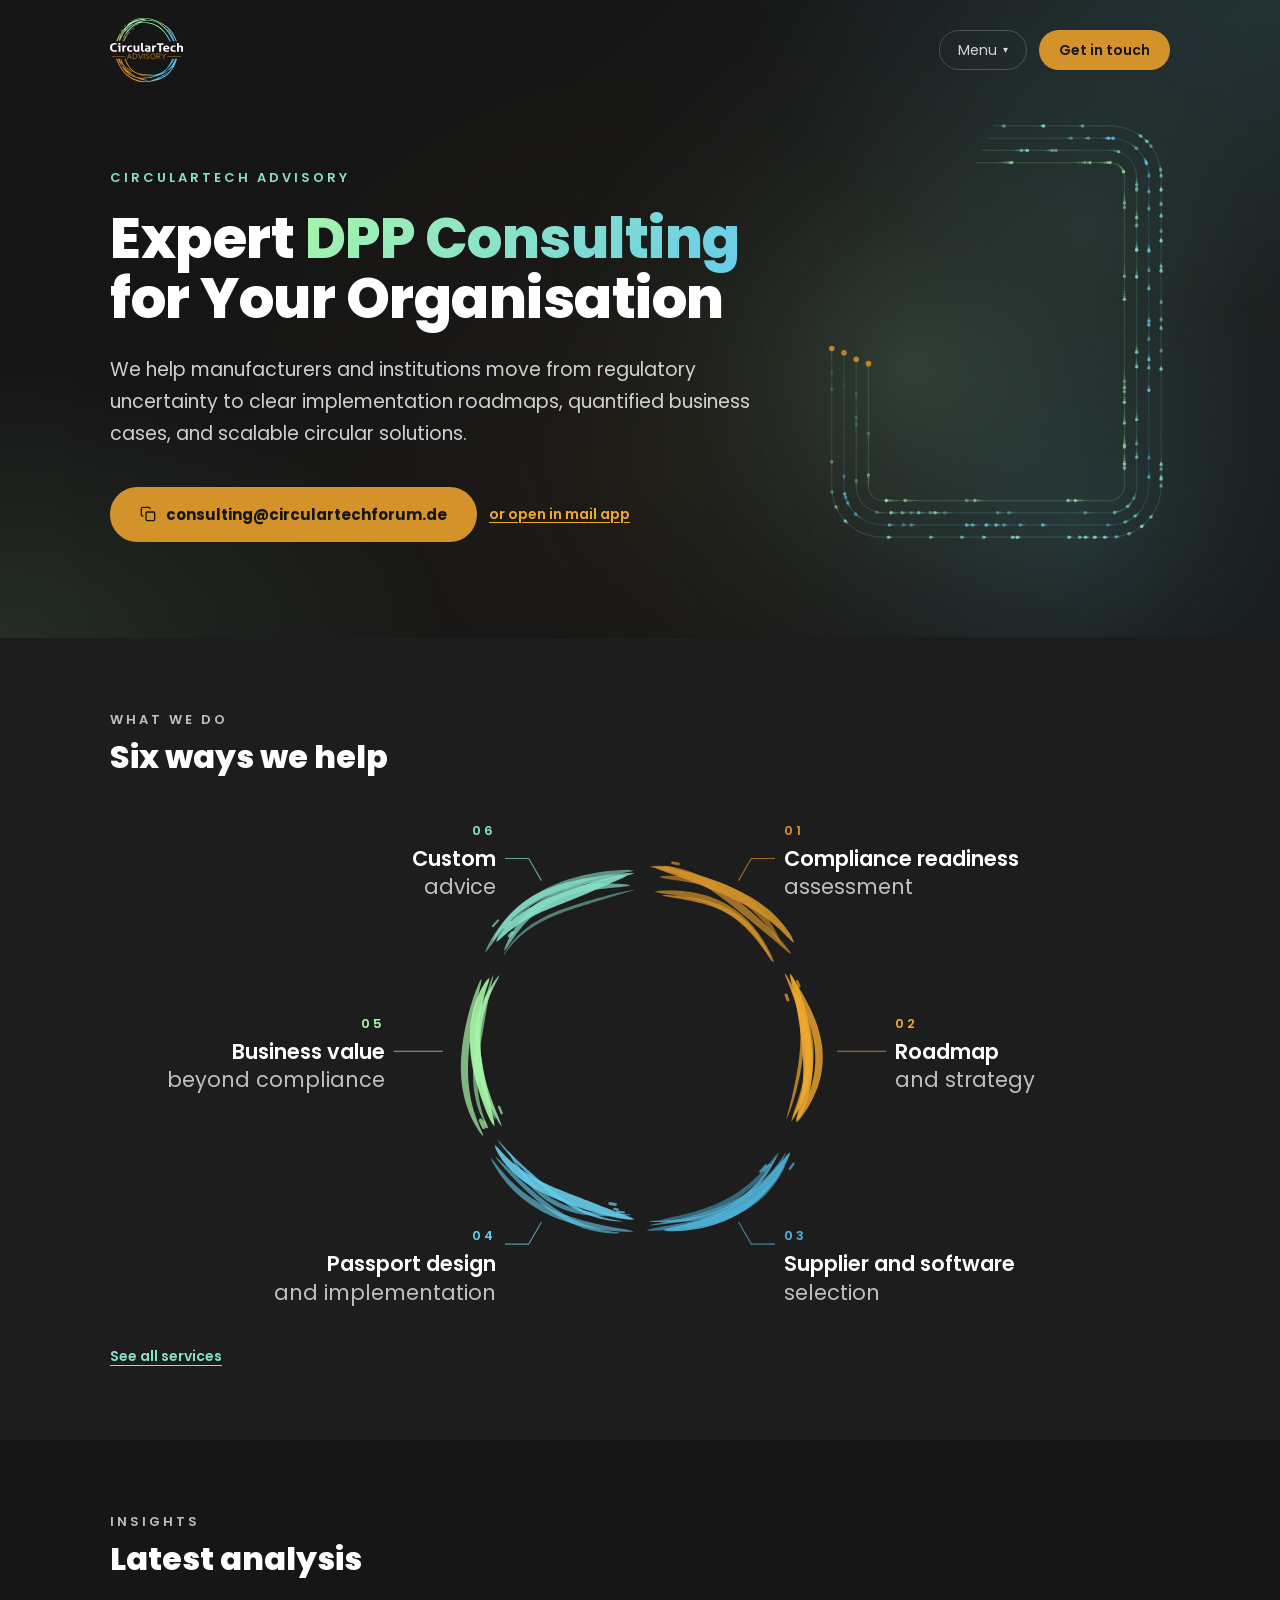
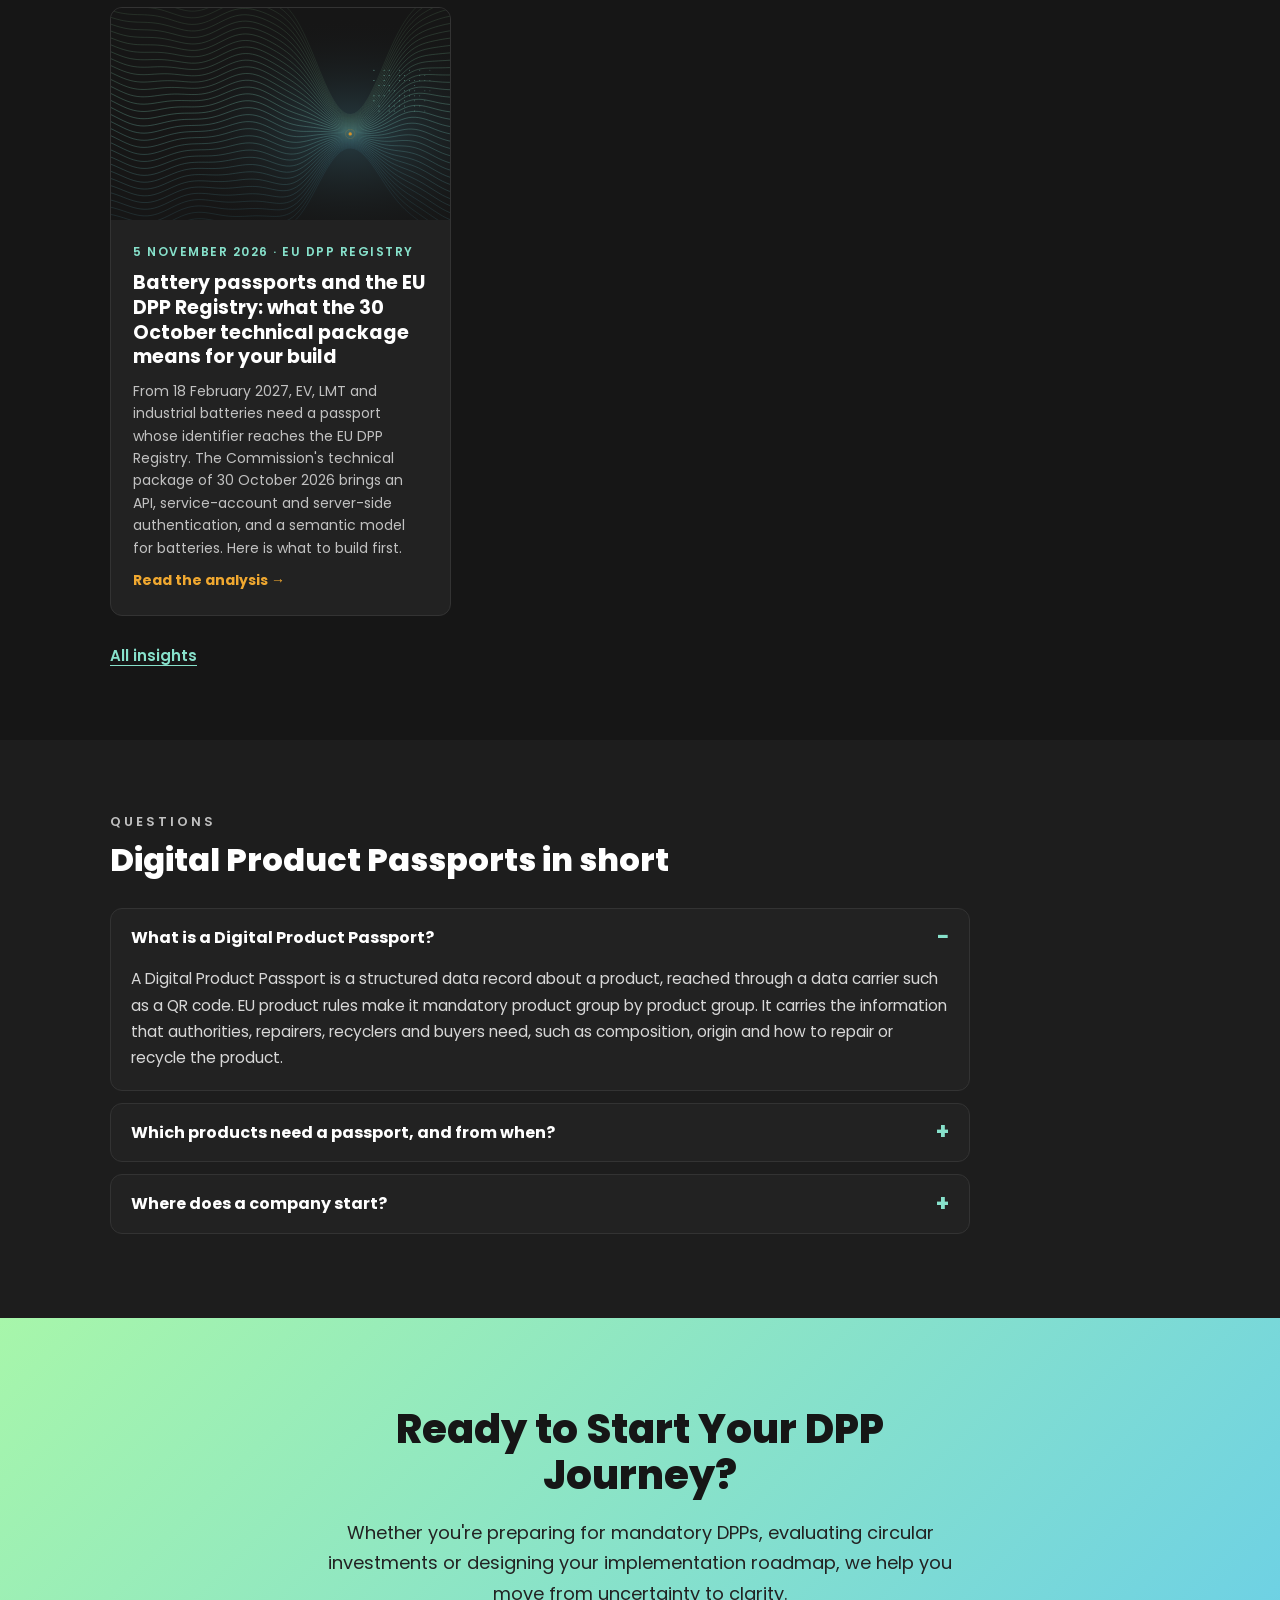
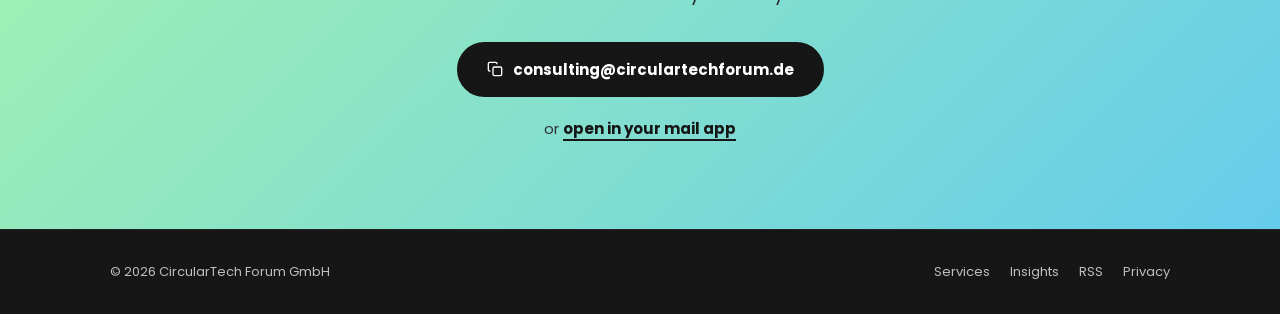
<file: index.html>
<!DOCTYPE html>
<html lang="en">
<head>
<meta charset="utf-8">
<meta name="viewport" content="width=device-width, initial-scale=1">
<meta http-equiv="Content-Security-Policy" content="default-src 'self'; script-src 'self'; style-src 'self'; img-src 'self' data:; font-src 'self'; connect-src 'none'; object-src 'none'; base-uri 'self'; form-action 'none'">
<title>CircularTech Advisory | Digital Product Passport consulting</title>
<meta name="description" content="Digital Product Passport consulting from CircularTech Forum: readiness assessments, compliance roadmaps, passport design and implementation, and circular business value for manufacturers and institutions in the EU.">
<meta name="theme-color" content="#161616">
<link rel="canonical" href="https://www.circulartechadvisory.com/">
<meta property="og:type" content="website">
<meta property="og:site_name" content="CircularTech Advisory">
<meta property="og:title" content="CircularTech Advisory | Digital Product Passport consulting">
<meta property="og:description" content="From EU passport rules to a working Digital Product Passport: readiness, roadmaps, design and circular business value.">
<meta property="og:url" content="https://www.circulartechadvisory.com/">
<meta property="og:image" content="https://www.circulartechadvisory.com/assets/images/og-default.png">
<meta property="og:image:width" content="1200">
<meta property="og:image:height" content="630">
<meta property="og:locale" content="en_GB">
<meta name="twitter:card" content="summary_large_image">
<link rel="icon" href="/assets/icon.svg" type="image/svg+xml">
<link rel="alternate" type="application/rss+xml" title="CircularTech Advisory insights" href="/feed.xml">
<link rel="stylesheet" href="/assets/fonts/fonts.css">
<link rel="stylesheet" href="/assets/css/site.css">
<!--SITE:ORG-JSONLD-->
<script type="application/ld+json">
{
  "@context": "https://schema.org",
  "@graph": [
    {
      "@type": [
        "Organization",
        "ProfessionalService"
      ],
      "@id": "https://www.circulartechadvisory.com/#org",
      "name": "CircularTech Advisory",
      "legalName": "CircularTech Forum GmbH",
      "url": "https://www.circulartechadvisory.com/",
      "logo": "https://www.circulartechadvisory.com/assets/logo-advisory.svg",
      "image": "https://www.circulartechadvisory.com/assets/images/og-default.png",
      "email": "consulting@circulartechforum.de",
      "description": "Digital Product Passport consulting: readiness assessments, compliance roadmaps, passport design and implementation, and circular business value.",
      "areaServed": {
        "@type": "AdministrativeArea",
        "name": "European Union"
      },
      "knowsAbout": [
        "Digital Product Passport",
        "EU DPP Registry",
        "Ecodesign for Sustainable Products Regulation (EU) 2024/1781",
        "Battery Regulation (EU) 2023/1542",
        "Battery passport",
        "Circular economy",
        "Product compliance"
      ],
      "sameAs": [
        "https://circulartechforum.de/"
      ]
    },
    {
      "@type": "WebSite",
      "@id": "https://www.circulartechadvisory.com/#website",
      "url": "https://www.circulartechadvisory.com/",
      "name": "CircularTech Advisory",
      "inLanguage": "en",
      "publisher": {
        "@id": "https://www.circulartechadvisory.com/#org"
      }
    },
    {
      "@type": "WebPage",
      "@id": "https://www.circulartechadvisory.com/#webpage",
      "url": "https://www.circulartechadvisory.com/",
      "name": "CircularTech Advisory | Digital Product Passport consulting",
      "isPartOf": {
        "@id": "https://www.circulartechadvisory.com/#website"
      },
      "about": {
        "@id": "https://www.circulartechadvisory.com/#org"
      },
      "inLanguage": "en",
      "speakable": {
        "@type": "SpeakableSpecification",
        "cssSelector": [
          ".ctf-hero__sub",
          ".ctf-faq__answer"
        ]
      }
    }
  ]
}
</script>
<!--/SITE:ORG-JSONLD-->
<script type="application/ld+json">
{
  "@context": "https://schema.org",
  "@type": "FAQPage",
  "mainEntity": [
    { "@type": "Question", "name": "What is a Digital Product Passport?", "acceptedAnswer": { "@type": "Answer", "text": "A Digital Product Passport is a structured data record about a product, reached through a data carrier such as a QR code. EU product rules make it mandatory product group by product group. It carries the information that authorities, repairers, recyclers and buyers need, such as composition, origin and how to repair or recycle the product." } },
    { "@type": "Question", "name": "Which products need a passport, and from when?", "acceptedAnswer": { "@type": "Answer", "text": "Batteries come first: electric-vehicle batteries, light-transport batteries and industrial batteries above 2 kWh need a passport from 18 February 2027 under the Battery Regulation. Other groups follow once the Commission adopts their delegated acts under the Ecodesign for Sustainable Products Regulation. Its first working plan names textiles, furniture, mattresses, tyres, iron and steel, and aluminium. Until a product group has its delegated act, there is no passport date for it." } },
    { "@type": "Question", "name": "Where does a company start?", "acceptedAnswer": { "@type": "Answer", "text": "With a readiness assessment. It shows which passport rules apply to your products and when, which of the required data you already hold, and which systems have to host, protect and register the passport. The compliance roadmap then puts that work in order against your deadline." } }
  ]
}
</script>
</head>
<body>
<a class="skip-link" href="#main-content">Skip to main content</a>
<!--SITE:BAR-->
<nav class="ctf-nav" id="nav" aria-label="Site">
  <div class="ctf-inner ctf-nav__inner">
    <a class="ctf-nav__logo" href="/" aria-current="page"><img src="/assets/logo-advisory.svg" alt="CircularTech Advisory home" width="87" height="76"></a>
    <div class="ctf-nav__links" id="navLinks">
        <a href="/services.html">Services</a>
        <a href="/products.html">Products <span class="ctf-nav__soon">Soon</span></a>
        <a href="/insights/">Insights</a>
        <span class="ctf-nav__sep ctf-nav__sep--mobile" aria-hidden="true"></span>
        <a href="https://circulartechforum.de/" rel="noopener">CircularTech Forum <span aria-hidden="true">&#8599;</span></a>
        <div class="ctf-nav__links-contact">
          <button class="ctf-btn ctf-btn--primary" type="button" data-copy aria-describedby="copy-hint">
            <svg viewBox="0 0 24 24" fill="none" stroke="currentColor" stroke-width="2" aria-hidden="true"><rect x="9" y="9" width="13" height="13" rx="2"/><path d="M5 15H4a2 2 0 01-2-2V4a2 2 0 012-2h9a2 2 0 012 2v1"/></svg>
            <span class="ctf-btn__label">consulting@circulartechforum.de</span>
          </button>
          <a class="ctf-contact__alt" href="mailto:consulting@circulartechforum.de?subject=DPP%20Consulting%20Request">or open in mail app</a>
        </div>
    </div>
    <div class="ctf-nav__actions">
      <button class="ctf-nav__menu-btn" type="button" aria-expanded="false" aria-controls="navDropdown">Menu <span class="ctf-nav__arrow" aria-hidden="true">&#9662;</span></button>
      <div class="ctf-nav__dropdown" id="navDropdown">
        <a href="/services.html">Services</a>
        <a href="/products.html">Products <span class="ctf-nav__soon">Soon</span></a>
        <a href="/insights/">Insights</a>
        <span class="ctf-nav__sep" aria-hidden="true"></span>
        <a href="https://circulartechforum.de/" rel="noopener">CircularTech Forum <span aria-hidden="true">&#8599;</span></a>
      </div>
      <div class="ctf-nav__contact">
        <button class="ctf-nav__contact-btn" type="button" aria-expanded="false" aria-controls="navContact">Get in touch</button>
        <div class="ctf-nav__popover" id="navContact" role="dialog" aria-label="Contact options">
          <p>Tell us what you make and where your passport data lives today.</p>
          <button class="ctf-btn ctf-btn--primary" type="button" data-copy aria-describedby="copy-hint">
            <svg viewBox="0 0 24 24" fill="none" stroke="currentColor" stroke-width="2" aria-hidden="true"><rect x="9" y="9" width="13" height="13" rx="2"/><path d="M5 15H4a2 2 0 01-2-2V4a2 2 0 012-2h9a2 2 0 012 2v1"/></svg>
            <span class="ctf-btn__label">consulting@circulartechforum.de</span>
          </button>
          <a class="ctf-contact__alt" href="mailto:consulting@circulartechforum.de?subject=DPP%20Consulting%20Request">or open in mail app</a>
        </div>
      </div>
      <button class="ctf-nav__toggle" id="navToggle" type="button" aria-label="Menu" aria-expanded="false" aria-controls="navLinks"><span></span><span></span><span></span></button>
    </div>
  </div>
</nav>
<!--/SITE:BAR-->

<header class="ctf-hero ctf-hero--home">
  <div class="ctf-hero__art" id="hero-art" data-anim="loop" aria-hidden="true"></div>
  <div class="ctf-inner">
    <div class="ctf-hero__body">
      <p class="ctf-hero__pre">CircularTech Advisory</p>
      <h1 class="ctf-hero__h1">Expert <span>DPP Consulting</span> for Your Organisation</h1>
      <p class="ctf-hero__sub">We help manufacturers and institutions move from regulatory uncertainty to clear implementation roadmaps, quantified business cases, and scalable circular solutions.</p>
      <div class="ctf-contact">
        <button class="ctf-btn ctf-btn--primary" type="button" data-copy aria-describedby="copy-hint">
          <svg viewBox="0 0 24 24" fill="none" stroke="currentColor" stroke-width="2" aria-hidden="true"><rect x="9" y="9" width="13" height="13" rx="2"/><path d="M5 15H4a2 2 0 01-2-2V4a2 2 0 012-2h9a2 2 0 012 2v1"/></svg>
          <span class="ctf-btn__label">consulting@circulartechforum.de</span>
        </button>
        <a class="ctf-contact__alt" href="mailto:consulting@circulartechforum.de?subject=DPP%20Consulting%20Request">or open in mail app</a>
      </div>
    </div>
  </div>
</header>

<main id="main-content">
  <section class="ctf-section" aria-labelledby="services-h2">
    <div class="ctf-inner">
      <p class="ctf-section__label">What we do</p>
      <h2 class="ctf-section__h2" id="services-h2">Six ways we help</h2>
      <!-- Services wheel: locked design-lab c10 (ctf-advisory-services-2026-11). On phones the list replaces it. -->
      <div class="ctf-wheel-wrap">
        <svg class="ctf-wheel" viewBox="130 30 1140 560" role="img" aria-labelledby="wheel-title"><title id="wheel-title">Six services on one loop: compliance readiness assessment, roadmap and strategy, supplier and software selection, passport design and implementation, business value beyond compliance, and custom advice</title><a href="/services.html#readiness" class="arc"><path d="M715.5 98.1 L719.3 97.6 L723.0 97.8 L726.7 98.2 L730.4 98.7 L734.1 99.3 L737.8 100.0 L741.5 100.8 L745.1 101.6 L748.7 102.5 L752.4 103.4 L756.0 104.4 L759.6 105.4 L763.2 106.4 L766.7 107.5 L770.3 108.7 L773.9 109.8 L777.4 111.1 L780.9 112.3 L784.5 113.6 L788.0 115.0 L791.5 116.4 L795.0 117.8 L798.5 119.3 L801.9 120.9 L805.4 122.5 L808.8 124.2 L812.2 125.9 L815.6 127.7 L818.9 129.6 L822.2 131.5 L825.5 133.5 L828.7 135.6 L831.9 137.8 L835.0 140.1 L838.0 142.4 L841.0 144.9 L844.0 147.4 L846.8 150.0 L849.5 152.7 L852.2 155.5 L854.8 158.4 L857.3 161.3 L859.6 164.4 L861.9 167.5 L864.0 170.7 L866.0 174.0 L867.7 177.5 L868.8 181.4 L868.8 181.4 L865.7 178.9 L863.1 176.2 L860.5 173.5 L857.8 170.8 L855.1 168.2 L852.4 165.6 L849.6 163.1 L846.8 160.7 L843.9 158.3 L840.9 156.0 L838.0 153.8 L834.9 151.6 L831.9 149.5 L828.7 147.5 L825.6 145.5 L822.4 143.6 L819.3 141.8 L816.0 140.0 L812.8 138.3 L809.6 136.7 L806.3 135.0 L803.1 133.5 L799.8 131.9 L796.5 130.4 L793.2 129.0 L789.9 127.5 L786.6 126.1 L783.4 124.7 L780.1 123.4 L776.8 122.0 L773.5 120.7 L770.2 119.3 L766.9 118.0 L763.6 116.7 L760.2 115.4 L756.9 114.1 L753.6 112.8 L750.2 111.5 L746.8 110.2 L743.4 108.9 L740.0 107.6 L736.6 106.4 L733.1 105.1 L729.6 103.9 L726.1 102.6 L722.6 101.4 L719.0 100.0 L715.5 98.1Z" fill="#D4922A" opacity="0.9"/><path d="M723.7 128.9 L726.7 128.6 L729.8 128.7 L732.9 128.9 L736.0 129.1 L739.0 129.3 L742.1 129.6 L745.2 129.9 L748.3 130.2 L751.4 130.6 L754.6 131.0 L757.7 131.5 L760.8 132.0 L763.9 132.6 L767.0 133.2 L770.2 133.9 L773.3 134.7 L776.3 135.6 L779.4 136.5 L782.5 137.6 L785.5 138.7 L788.5 139.9 L791.4 141.2 L794.3 142.6 L797.2 144.0 L800.0 145.6 L802.7 147.3 L805.4 149.0 L808.1 150.9 L810.6 152.8 L813.1 154.9 L815.6 157.0 L817.9 159.2 L820.2 161.4 L822.4 163.8 L824.5 166.2 L826.6 168.7 L828.6 171.2 L830.5 173.8 L832.3 176.5 L834.0 179.2 L835.7 181.9 L837.3 184.7 L838.8 187.5 L840.3 190.3 L841.7 193.1 L843.0 196.0 L844.2 198.9 L845.1 202.0 L845.1 202.0 L843.3 199.6 L841.7 197.0 L840.0 194.4 L838.4 191.7 L836.7 189.1 L835.0 186.5 L833.3 184.0 L831.5 181.4 L829.6 178.9 L827.7 176.5 L825.8 174.0 L823.7 171.7 L821.6 169.3 L819.5 167.1 L817.3 164.8 L815.0 162.7 L812.6 160.6 L810.2 158.6 L807.7 156.7 L805.2 154.9 L802.6 153.1 L800.0 151.4 L797.3 149.8 L794.5 148.3 L791.7 146.8 L788.9 145.5 L786.1 144.2 L783.2 143.0 L780.3 141.9 L777.3 140.8 L774.4 139.9 L771.4 138.9 L768.4 138.1 L765.4 137.3 L762.4 136.6 L759.4 135.9 L756.4 135.2 L753.4 134.6 L750.4 134.0 L747.4 133.5 L744.4 132.9 L741.4 132.4 L738.4 131.9 L735.5 131.4 L732.5 130.9 L729.5 130.3 L726.6 129.7 L723.7 128.9Z" fill="#D4922A" opacity="0.8"/><path d="M710.8 97.7 L714.8 96.8 L718.9 96.6 L723.0 96.6 L727.0 96.8 L731.0 97.2 L735.1 97.7 L739.0 98.5 L743.0 99.3 L746.9 100.4 L750.8 101.5 L754.6 102.8 L758.4 104.2 L762.2 105.8 L765.9 107.5 L769.5 109.2 L773.1 111.1 L776.6 113.0 L780.1 115.1 L783.5 117.2 L786.8 119.4 L790.1 121.6 L793.4 123.9 L796.6 126.2 L799.7 128.6 L802.9 131.0 L805.9 133.5 L809.0 135.9 L812.0 138.4 L814.9 140.9 L817.9 143.5 L820.8 146.0 L823.7 148.6 L826.6 151.2 L829.4 153.8 L832.3 156.4 L835.1 159.0 L837.9 161.7 L840.6 164.3 L843.4 167.1 L846.1 169.8 L848.8 172.6 L851.5 175.4 L854.1 178.2 L856.7 181.1 L859.2 184.1 L861.7 187.2 L864.0 190.3 L865.8 193.7 L865.8 193.7 L862.4 191.4 L859.3 188.8 L856.4 186.2 L853.4 183.6 L850.5 181.1 L847.5 178.6 L844.6 176.2 L841.7 173.8 L838.8 171.3 L835.9 169.0 L833.0 166.6 L830.1 164.2 L827.2 161.9 L824.3 159.5 L821.5 157.2 L818.6 154.8 L815.7 152.5 L812.9 150.2 L810.0 147.8 L807.1 145.5 L804.2 143.1 L801.3 140.8 L798.3 138.5 L795.4 136.1 L792.4 133.8 L789.3 131.6 L786.2 129.3 L783.1 127.1 L780.0 124.9 L776.7 122.7 L773.5 120.6 L770.2 118.6 L766.8 116.6 L763.4 114.7 L759.9 112.9 L756.4 111.2 L752.8 109.5 L749.2 108.0 L745.5 106.5 L741.8 105.2 L738.0 103.9 L734.2 102.8 L730.3 101.8 L726.5 100.9 L722.6 100.1 L718.6 99.4 L714.7 98.7 L710.8 97.7Z" fill="#D4922A" opacity="0.7"/><path d="M721.0 108.7 L724.4 107.9 L727.7 107.7 L731.0 107.6 L734.4 107.6 L737.7 107.6 L741.1 107.7 L744.5 107.8 L747.9 108.0 L751.3 108.2 L754.7 108.5 L758.1 108.8 L761.5 109.2 L764.9 109.7 L768.3 110.2 L771.7 110.9 L775.1 111.6 L778.5 112.4 L781.8 113.3 L785.2 114.3 L788.5 115.3 L791.7 116.5 L794.9 117.8 L798.1 119.2 L801.3 120.7 L804.3 122.3 L807.4 124.1 L810.3 125.9 L813.2 127.8 L816.1 129.8 L818.8 131.9 L821.5 134.1 L824.1 136.4 L826.7 138.8 L829.1 141.3 L831.5 143.8 L833.8 146.4 L836.0 149.1 L838.1 151.9 L840.2 154.7 L842.1 157.5 L844.0 160.4 L845.8 163.3 L847.6 166.3 L849.3 169.3 L850.8 172.3 L852.3 175.4 L853.7 178.6 L854.6 182.0 L854.6 182.0 L852.2 179.8 L850.2 177.2 L848.2 174.6 L846.2 172.0 L844.2 169.4 L842.2 166.8 L840.1 164.2 L838.0 161.6 L835.9 159.1 L833.7 156.6 L831.4 154.2 L829.1 151.8 L826.8 149.4 L824.4 147.1 L821.9 144.9 L819.4 142.7 L816.8 140.6 L814.1 138.6 L811.4 136.7 L808.6 134.8 L805.8 133.0 L803.0 131.3 L800.0 129.7 L797.1 128.2 L794.1 126.7 L791.0 125.4 L787.9 124.1 L784.8 122.9 L781.7 121.8 L778.5 120.7 L775.4 119.8 L772.2 118.9 L769.0 118.1 L765.8 117.3 L762.5 116.6 L759.3 115.9 L756.1 115.3 L752.9 114.7 L749.7 114.1 L746.5 113.6 L743.3 113.1 L740.1 112.6 L736.9 112.1 L733.7 111.6 L730.5 111.0 L727.3 110.5 L724.1 109.8 L721.0 108.7Z" fill="#D4922A" opacity="0.6"/><path d="M716.1 125.0 L719.5 124.2 L722.8 123.9 L726.2 123.7 L729.6 123.7 L733.0 123.7 L736.4 123.7 L739.8 123.8 L743.2 124.0 L746.6 124.3 L750.0 124.7 L753.5 125.1 L756.9 125.6 L760.3 126.2 L763.7 126.9 L767.1 127.7 L770.4 128.6 L773.8 129.6 L777.1 130.7 L780.3 131.9 L783.6 133.2 L786.8 134.6 L789.9 136.1 L793.0 137.7 L796.0 139.4 L799.0 141.2 L801.9 143.1 L804.8 145.1 L807.6 147.2 L810.3 149.4 L812.9 151.7 L815.5 154.1 L818.0 156.5 L820.4 159.0 L822.7 161.6 L825.0 164.2 L827.1 167.0 L829.2 169.7 L831.2 172.5 L833.2 175.4 L835.0 178.3 L836.8 181.2 L838.6 184.2 L840.2 187.1 L841.8 190.2 L843.3 193.2 L844.7 196.3 L846.0 199.4 L846.9 202.8 L846.9 202.8 L844.5 200.5 L842.5 197.9 L840.6 195.2 L838.7 192.5 L836.8 189.9 L834.9 187.2 L832.9 184.6 L830.9 182.0 L828.9 179.4 L826.8 176.9 L824.6 174.3 L822.5 171.8 L820.2 169.4 L817.9 167.0 L815.6 164.6 L813.2 162.3 L810.7 160.1 L808.2 157.9 L805.6 155.8 L803.0 153.8 L800.3 151.8 L797.5 149.9 L794.7 148.1 L791.9 146.4 L789.0 144.8 L786.0 143.2 L783.0 141.7 L780.0 140.3 L776.9 139.0 L773.8 137.8 L770.7 136.7 L767.6 135.6 L764.4 134.6 L761.2 133.7 L758.0 132.8 L754.8 132.0 L751.6 131.3 L748.3 130.7 L745.1 130.0 L741.9 129.5 L738.6 128.9 L735.4 128.4 L732.2 128.0 L728.9 127.5 L725.7 127.0 L722.5 126.6 L719.3 126.0 L716.1 125.0Z" fill="#D4922A" opacity="0.7"/><path d="M726.6 97.7L736.1 99.2" stroke="#D4922A" stroke-width="2.2" stroke-linecap="round" opacity=".7"/><path d="M744.6 104.3L749.2 105.5" stroke="#D4922A" stroke-width="2.9" stroke-linecap="round" opacity=".7"/><path d="M735.7 93.4L742.1 94.6" stroke="#D4922A" stroke-width="3.1" stroke-linecap="round" opacity=".7"/></a><path d="M808.0 112.9L822.0 88.7H848.0" fill="none" stroke="#D4922A" stroke-width="1.2" opacity=".7"/><a href="/services.html#readiness" class="kw"><text x="858.0" y="62.6" text-anchor="start" font-size="14" font-weight="600" letter-spacing="3" fill="#D4922A">01</text><text x="858.0" y="96.6" text-anchor="start" font-size="23" font-weight="600" fill="#fff">Compliance readiness</text><text x="858.0" y="127.6" text-anchor="start" font-size="23" font-weight="400" fill="rgba(255,255,255,.72)">assessment</text></a><a href="/services.html#roadmap" class="arc"><path d="M864.4 214.8 L866.8 217.4 L868.6 220.5 L870.2 223.6 L871.7 226.8 L873.1 230.0 L874.4 233.2 L875.7 236.5 L876.9 239.8 L878.0 243.1 L879.1 246.5 L880.1 249.8 L881.0 253.2 L881.9 256.6 L882.8 260.0 L883.6 263.4 L884.4 266.9 L885.1 270.3 L885.8 273.8 L886.4 277.2 L886.9 280.7 L887.4 284.2 L887.9 287.7 L888.3 291.2 L888.7 294.8 L889.0 298.3 L889.2 301.9 L889.3 305.4 L889.4 309.0 L889.5 312.6 L889.4 316.1 L889.3 319.7 L889.1 323.3 L888.8 326.9 L888.4 330.4 L887.9 334.0 L887.3 337.5 L886.7 341.0 L885.9 344.5 L885.0 348.0 L884.0 351.5 L882.9 354.9 L881.7 358.3 L880.4 361.6 L879.0 364.9 L877.4 368.1 L875.7 371.3 L873.8 374.3 L871.2 377.1 L871.2 377.1 L871.5 373.4 L872.4 369.9 L873.2 366.5 L874.1 363.1 L874.8 359.7 L875.6 356.3 L876.2 352.9 L876.8 349.5 L877.3 346.0 L877.7 342.6 L878.1 339.2 L878.4 335.7 L878.6 332.3 L878.8 328.9 L878.9 325.5 L879.0 322.0 L879.0 318.6 L878.9 315.2 L878.8 311.9 L878.7 308.5 L878.5 305.1 L878.2 301.8 L878.0 298.4 L877.7 295.1 L877.3 291.8 L877.0 288.4 L876.6 285.1 L876.2 281.8 L875.8 278.5 L875.3 275.2 L874.9 271.9 L874.4 268.7 L873.9 265.4 L873.3 262.1 L872.8 258.8 L872.2 255.5 L871.7 252.2 L871.0 248.9 L870.4 245.5 L869.8 242.2 L869.1 238.9 L868.4 235.5 L867.6 232.2 L866.9 228.8 L866.1 225.4 L865.4 222.0 L864.6 218.5 L864.4 214.8Z" fill="#F0A830" opacity="0.9"/><path d="M865.3 229.3 L867.0 232.0 L868.5 234.8 L869.9 237.7 L871.1 240.6 L872.3 243.5 L873.4 246.5 L874.3 249.6 L875.2 252.6 L876.0 255.7 L876.8 258.8 L877.4 261.9 L878.0 265.0 L878.4 268.2 L878.8 271.3 L879.1 274.5 L879.4 277.6 L879.5 280.8 L879.6 284.0 L879.6 287.1 L879.6 290.3 L879.5 293.5 L879.3 296.6 L879.1 299.7 L878.8 302.9 L878.5 306.0 L878.1 309.1 L877.7 312.2 L877.2 315.3 L876.7 318.4 L876.1 321.4 L875.6 324.5 L875.0 327.5 L874.3 330.6 L873.6 333.6 L872.9 336.6 L872.2 339.6 L871.4 342.6 L870.6 345.6 L869.8 348.6 L868.9 351.6 L868.0 354.5 L867.1 357.5 L866.1 360.4 L865.1 363.3 L864.0 366.3 L862.9 369.1 L861.7 372.0 L860.3 374.7 L860.3 374.7 L860.9 371.6 L861.7 368.6 L862.6 365.7 L863.4 362.7 L864.1 359.7 L864.9 356.7 L865.6 353.8 L866.4 350.8 L867.1 347.8 L867.7 344.8 L868.4 341.9 L869.0 338.9 L869.6 335.9 L870.2 333.0 L870.8 330.0 L871.4 327.0 L871.9 324.0 L872.4 321.0 L872.9 318.0 L873.4 315.0 L873.8 311.9 L874.2 308.9 L874.5 305.9 L874.9 302.8 L875.1 299.7 L875.4 296.7 L875.6 293.6 L875.7 290.5 L875.8 287.4 L875.9 284.3 L875.8 281.2 L875.8 278.1 L875.6 275.0 L875.4 271.9 L875.1 268.8 L874.8 265.6 L874.4 262.5 L873.9 259.5 L873.3 256.4 L872.6 253.3 L871.9 250.3 L871.1 247.2 L870.3 244.2 L869.3 241.2 L868.4 238.2 L867.3 235.3 L866.2 232.3 L865.3 229.3Z" fill="#F0A830" opacity="0.7"/><path d="M868.4 231.0 L870.5 233.5 L872.1 236.1 L873.7 238.8 L875.1 241.6 L876.5 244.4 L877.8 247.3 L879.1 250.1 L880.3 253.0 L881.5 256.0 L882.6 258.9 L883.6 261.9 L884.6 264.9 L885.5 267.9 L886.3 271.0 L887.1 274.1 L887.8 277.2 L888.4 280.3 L888.9 283.4 L889.4 286.6 L889.8 289.8 L890.0 292.9 L890.3 296.1 L890.4 299.3 L890.4 302.5 L890.4 305.7 L890.2 308.9 L890.0 312.1 L889.7 315.2 L889.3 318.4 L888.8 321.5 L888.2 324.7 L887.6 327.8 L886.8 330.9 L886.0 334.0 L885.1 337.0 L884.2 340.0 L883.1 343.0 L882.0 346.0 L880.9 348.9 L879.6 351.9 L878.3 354.7 L877.0 357.6 L875.5 360.4 L874.0 363.1 L872.5 365.9 L870.9 368.5 L869.1 371.2 L866.8 373.5 L866.8 373.5 L867.3 370.4 L868.2 367.5 L869.2 364.6 L870.2 361.7 L871.2 358.9 L872.1 356.0 L873.1 353.1 L874.0 350.2 L874.8 347.3 L875.7 344.4 L876.5 341.5 L877.2 338.5 L877.9 335.6 L878.6 332.6 L879.1 329.6 L879.7 326.6 L880.2 323.6 L880.6 320.6 L881.0 317.6 L881.2 314.5 L881.5 311.5 L881.7 308.5 L881.8 305.4 L881.8 302.4 L881.8 299.3 L881.7 296.3 L881.5 293.3 L881.3 290.2 L881.0 287.2 L880.7 284.2 L880.3 281.2 L879.9 278.2 L879.4 275.2 L878.8 272.2 L878.2 269.2 L877.6 266.2 L876.9 263.3 L876.2 260.4 L875.4 257.4 L874.6 254.5 L873.8 251.6 L873.0 248.7 L872.1 245.8 L871.2 242.9 L870.4 240.0 L869.5 237.1 L868.7 234.2 L868.4 231.0Z" fill="#F0A830" opacity="0.6"/><path d="M867.9 221.5 L870.3 224.2 L872.2 227.0 L874.0 229.9 L875.7 232.8 L877.5 235.8 L879.2 238.8 L880.9 241.8 L882.5 244.9 L884.1 248.0 L885.7 251.1 L887.2 254.3 L888.7 257.5 L890.1 260.8 L891.5 264.1 L892.8 267.4 L894.0 270.8 L895.1 274.2 L896.1 277.6 L897.0 281.1 L897.9 284.6 L898.6 288.1 L899.2 291.7 L899.7 295.3 L900.0 298.8 L900.2 302.4 L900.3 306.0 L900.3 309.7 L900.1 313.3 L899.8 316.8 L899.3 320.4 L898.8 324.0 L898.1 327.5 L897.2 331.0 L896.3 334.5 L895.2 337.9 L894.0 341.3 L892.6 344.7 L891.2 348.0 L889.7 351.2 L888.1 354.4 L886.3 357.6 L884.5 360.7 L882.7 363.7 L880.7 366.7 L878.7 369.6 L876.6 372.5 L874.3 375.3 L871.6 377.8 L871.6 377.8 L872.6 374.5 L874.1 371.5 L875.6 368.4 L877.0 365.4 L878.5 362.3 L879.9 359.2 L881.3 356.0 L882.7 352.9 L883.9 349.7 L885.1 346.5 L886.3 343.2 L887.3 339.9 L888.3 336.6 L889.1 333.2 L889.9 329.9 L890.5 326.5 L891.1 323.0 L891.5 319.6 L891.8 316.2 L892.1 312.7 L892.2 309.3 L892.1 305.8 L892.0 302.3 L891.8 298.9 L891.4 295.5 L891.0 292.0 L890.5 288.6 L889.8 285.2 L889.1 281.9 L888.3 278.5 L887.4 275.2 L886.4 271.9 L885.4 268.6 L884.4 265.4 L883.2 262.2 L882.1 259.0 L880.9 255.9 L879.6 252.7 L878.4 249.6 L877.1 246.5 L875.9 243.4 L874.6 240.3 L873.3 237.3 L872.1 234.2 L870.9 231.1 L869.7 228.0 L868.6 224.9 L867.9 221.5Z" fill="#F0A830" opacity="0.8"/><path d="M858.6 214.2 L860.8 217.0 L862.6 220.1 L864.3 223.1 L866.0 226.3 L867.6 229.4 L869.1 232.6 L870.6 235.8 L872.0 239.1 L873.4 242.3 L874.8 245.6 L876.1 249.0 L877.3 252.3 L878.4 255.7 L879.6 259.1 L880.6 262.5 L881.6 266.0 L882.5 269.5 L883.3 273.0 L884.1 276.5 L884.8 280.1 L885.4 283.6 L886.0 287.2 L886.4 290.8 L886.8 294.5 L887.0 298.1 L887.2 301.7 L887.3 305.4 L887.2 309.0 L887.1 312.6 L886.9 316.3 L886.6 319.9 L886.2 323.5 L885.6 327.1 L885.0 330.7 L884.3 334.3 L883.4 337.8 L882.5 341.3 L881.5 344.8 L880.3 348.3 L879.1 351.7 L877.8 355.1 L876.4 358.4 L874.8 361.7 L873.2 365.0 L871.5 368.1 L869.7 371.3 L867.8 374.3 L865.5 377.2 L865.5 377.2 L866.6 373.8 L867.9 370.5 L869.2 367.2 L870.5 363.9 L871.7 360.6 L872.9 357.3 L874.0 353.9 L875.0 350.5 L876.0 347.1 L876.9 343.7 L877.7 340.3 L878.4 336.8 L879.1 333.3 L879.6 329.8 L880.1 326.3 L880.5 322.8 L880.8 319.3 L881.0 315.8 L881.1 312.2 L881.2 308.7 L881.2 305.2 L881.0 301.7 L880.9 298.1 L880.6 294.6 L880.2 291.1 L879.8 287.7 L879.3 284.2 L878.8 280.7 L878.2 277.3 L877.5 273.9 L876.8 270.4 L876.0 267.1 L875.1 263.7 L874.3 260.3 L873.3 257.0 L872.3 253.6 L871.3 250.3 L870.3 247.0 L869.2 243.7 L868.1 240.5 L866.9 237.2 L865.7 233.9 L864.5 230.7 L863.3 227.5 L862.0 224.2 L860.8 221.0 L859.5 217.7 L858.6 214.2Z" fill="#F0A830" opacity="0.8"/><path d="M872.8 243.1L874.3 247.9" stroke="#F0A830" stroke-width="3.9" stroke-linecap="round" opacity=".7"/><path d="M872.2 223.0L874.6 228.7" stroke="#F0A830" stroke-width="2.7" stroke-linecap="round" opacity=".7"/><path d="M860.1 238.2L862.1 243.7" stroke="#F0A830" stroke-width="3.3" stroke-linecap="round" opacity=".7"/></a><path d="M916.0 300.0L944.0 300.0H970.0" fill="none" stroke="#F0A830" stroke-width="1.2" opacity=".7"/><a href="/services.html#roadmap" class="kw"><text x="980.0" y="274.0" text-anchor="start" font-size="14" font-weight="600" letter-spacing="3" fill="#F0A830">02</text><text x="980.0" y="308.0" text-anchor="start" font-size="23" font-weight="600" fill="#fff">Roadmap</text><text x="980.0" y="339.0" text-anchor="start" font-size="23" font-weight="400" fill="rgba(255,255,255,.72)">and strategy</text></a><a href="/services.html#supplier" class="arc"><path d="M864.6 410.6 L863.8 414.3 L862.4 417.6 L860.9 420.9 L859.2 424.1 L857.5 427.3 L855.6 430.4 L853.7 433.5 L851.8 436.6 L849.7 439.6 L847.6 442.6 L845.4 445.5 L843.1 448.4 L840.7 451.2 L838.3 453.9 L835.8 456.6 L833.2 459.2 L830.5 461.8 L827.8 464.2 L825.0 466.6 L822.1 468.9 L819.2 471.1 L816.2 473.3 L813.1 475.3 L810.0 477.3 L806.8 479.1 L803.6 480.9 L800.3 482.6 L797.0 484.2 L793.6 485.6 L790.2 487.0 L786.7 488.3 L783.3 489.5 L779.7 490.6 L776.2 491.6 L772.7 492.6 L769.1 493.4 L765.5 494.1 L761.9 494.8 L758.4 495.4 L754.8 495.9 L751.1 496.3 L747.5 496.7 L743.9 496.9 L740.3 497.1 L736.7 497.2 L733.1 497.2 L729.5 497.0 L725.9 496.1 L725.9 496.1 L729.2 494.6 L732.5 493.6 L735.9 492.8 L739.3 492.0 L742.7 491.2 L746.0 490.4 L749.4 489.5 L752.7 488.7 L756.1 487.8 L759.4 486.8 L762.7 485.9 L766.1 484.8 L769.4 483.8 L772.6 482.6 L775.9 481.5 L779.2 480.2 L782.4 478.9 L785.6 477.5 L788.8 476.1 L791.9 474.6 L795.0 473.0 L798.1 471.4 L801.2 469.7 L804.2 467.9 L807.2 466.1 L810.1 464.2 L813.0 462.2 L815.8 460.2 L818.6 458.1 L821.3 455.9 L824.0 453.7 L826.7 451.4 L829.3 449.1 L831.8 446.7 L834.3 444.3 L836.8 441.8 L839.2 439.3 L841.6 436.8 L843.9 434.2 L846.2 431.6 L848.4 428.9 L850.7 426.3 L852.9 423.6 L855.1 420.9 L857.3 418.2 L859.5 415.5 L861.8 412.9 L864.6 410.6Z" fill="#4FB3D9" opacity="0.9"/><path d="M860.5 410.5 L859.0 414.0 L857.2 417.4 L855.3 420.6 L853.3 423.8 L851.1 427.0 L848.9 430.0 L846.6 433.0 L844.2 436.0 L841.7 438.8 L839.1 441.6 L836.4 444.3 L833.7 447.0 L830.9 449.5 L828.0 451.9 L825.0 454.3 L822.0 456.6 L818.9 458.8 L815.7 460.9 L812.5 462.9 L809.2 464.8 L805.9 466.6 L802.5 468.3 L799.1 470.0 L795.7 471.6 L792.2 473.1 L788.7 474.5 L785.2 475.8 L781.7 477.1 L778.1 478.3 L774.6 479.4 L771.0 480.5 L767.4 481.5 L763.8 482.4 L760.2 483.3 L756.6 484.1 L753.0 484.9 L749.4 485.7 L745.8 486.4 L742.2 487.1 L738.6 487.7 L735.0 488.3 L731.3 488.8 L727.7 489.3 L724.1 489.7 L720.4 490.1 L716.8 490.5 L713.2 490.7 L709.5 490.7 L709.5 490.7 L713.1 489.8 L716.7 489.1 L720.3 488.4 L723.8 487.8 L727.4 487.1 L730.9 486.4 L734.5 485.6 L738.0 484.9 L741.5 484.1 L745.0 483.3 L748.6 482.5 L752.1 481.6 L755.6 480.7 L759.1 479.8 L762.6 478.8 L766.1 477.8 L769.5 476.8 L773.0 475.7 L776.5 474.5 L780.0 473.3 L783.4 472.1 L786.8 470.7 L790.2 469.3 L793.6 467.9 L797.0 466.4 L800.3 464.8 L803.6 463.1 L806.9 461.3 L810.1 459.5 L813.3 457.6 L816.5 455.6 L819.6 453.5 L822.6 451.3 L825.6 449.1 L828.5 446.8 L831.4 444.4 L834.1 441.9 L836.9 439.3 L839.5 436.7 L842.1 434.0 L844.6 431.2 L847.0 428.4 L849.4 425.5 L851.7 422.6 L853.9 419.6 L856.1 416.5 L858.2 413.5 L860.5 410.5Z" fill="#4FB3D9" opacity="0.7"/><path d="M852.3 410.6 L851.0 414.0 L849.4 417.2 L847.7 420.4 L846.0 423.6 L844.2 426.8 L842.3 429.9 L840.4 433.0 L838.3 436.0 L836.2 439.0 L834.0 442.0 L831.8 444.9 L829.4 447.7 L827.0 450.5 L824.5 453.2 L821.8 455.9 L819.2 458.4 L816.4 460.8 L813.5 463.2 L810.6 465.4 L807.5 467.6 L804.4 469.6 L801.3 471.5 L798.0 473.3 L794.7 475.0 L791.4 476.6 L788.0 478.1 L784.5 479.4 L781.0 480.6 L777.5 481.7 L773.9 482.7 L770.3 483.6 L766.7 484.4 L763.1 485.0 L759.5 485.6 L755.8 486.1 L752.2 486.5 L748.5 486.8 L744.9 487.1 L741.3 487.3 L737.7 487.4 L734.0 487.5 L730.5 487.5 L726.9 487.4 L723.3 487.3 L719.8 487.2 L716.2 487.0 L712.7 486.8 L709.2 486.3 L709.2 486.3 L712.7 485.8 L716.1 485.6 L719.6 485.4 L723.1 485.2 L726.5 485.1 L730.0 484.9 L733.5 484.7 L737.1 484.4 L740.6 484.1 L744.1 483.8 L747.6 483.4 L751.2 483.0 L754.7 482.5 L758.3 481.9 L761.8 481.3 L765.3 480.5 L768.8 479.7 L772.3 478.8 L775.8 477.8 L779.2 476.6 L782.6 475.4 L786.0 474.1 L789.3 472.7 L792.6 471.1 L795.8 469.5 L799.0 467.7 L802.1 465.9 L805.2 463.9 L808.2 461.9 L811.1 459.7 L813.9 457.5 L816.7 455.1 L819.4 452.7 L822.0 450.2 L824.5 447.6 L827.0 445.0 L829.4 442.3 L831.7 439.5 L834.0 436.7 L836.2 433.9 L838.3 431.0 L840.4 428.1 L842.4 425.2 L844.4 422.2 L846.3 419.3 L848.3 416.3 L850.2 413.4 L852.3 410.6Z" fill="#4FB3D9" opacity="0.8"/><path d="M859.4 424.1 L858.2 427.8 L856.5 431.2 L854.7 434.6 L852.8 437.9 L850.7 441.1 L848.5 444.2 L846.3 447.2 L843.9 450.2 L841.4 453.1 L838.8 455.9 L836.2 458.6 L833.4 461.2 L830.5 463.7 L827.6 466.1 L824.5 468.4 L821.4 470.6 L818.2 472.7 L815.0 474.7 L811.6 476.5 L808.3 478.3 L804.8 479.9 L801.3 481.4 L797.8 482.9 L794.3 484.2 L790.7 485.4 L787.1 486.5 L783.4 487.6 L779.8 488.5 L776.1 489.4 L772.5 490.2 L768.8 490.9 L765.1 491.6 L761.4 492.2 L757.8 492.8 L754.1 493.3 L750.5 493.7 L746.8 494.2 L743.2 494.6 L739.6 494.9 L736.0 495.2 L732.4 495.6 L728.8 495.8 L725.2 496.1 L721.6 496.3 L718.0 496.5 L714.4 496.6 L710.8 496.6 L707.2 496.2 L707.2 496.2 L710.7 495.0 L714.2 494.2 L717.7 493.5 L721.2 492.8 L724.7 492.1 L728.1 491.5 L731.6 490.9 L735.1 490.3 L738.5 489.7 L742.0 489.1 L745.5 488.4 L748.9 487.8 L752.4 487.2 L755.9 486.5 L759.4 485.8 L762.9 485.1 L766.4 484.4 L769.9 483.6 L773.4 482.7 L777.0 481.8 L780.5 480.9 L783.9 479.9 L787.4 478.8 L790.9 477.6 L794.3 476.3 L797.8 475.0 L801.1 473.6 L804.5 472.1 L807.8 470.5 L811.1 468.7 L814.3 466.9 L817.5 465.0 L820.6 463.1 L823.6 461.0 L826.6 458.8 L829.5 456.5 L832.3 454.1 L835.1 451.7 L837.8 449.2 L840.4 446.6 L843.0 443.9 L845.4 441.2 L847.8 438.4 L850.2 435.5 L852.4 432.6 L854.7 429.7 L856.9 426.8 L859.4 424.1Z" fill="#4FB3D9" opacity="0.6"/><path d="M850.1 412.5 L848.8 415.5 L847.3 418.3 L845.6 421.0 L843.9 423.7 L842.1 426.3 L840.3 428.9 L838.3 431.5 L836.4 434.0 L834.3 436.5 L832.2 439.0 L830.1 441.3 L827.8 443.7 L825.6 446.0 L823.2 448.2 L820.8 450.3 L818.4 452.4 L815.9 454.5 L813.3 456.4 L810.7 458.3 L808.1 460.2 L805.3 461.9 L802.6 463.6 L799.8 465.3 L797.0 466.8 L794.1 468.3 L791.2 469.7 L788.3 471.0 L785.3 472.3 L782.3 473.5 L779.3 474.6 L776.3 475.7 L773.2 476.7 L770.2 477.6 L767.1 478.5 L764.0 479.3 L760.9 480.1 L757.8 480.8 L754.7 481.4 L751.5 482.0 L748.4 482.5 L745.3 483.0 L742.1 483.5 L739.0 483.9 L735.9 484.2 L732.8 484.5 L729.6 484.8 L726.5 484.9 L723.3 484.7 L723.3 484.7 L726.3 483.7 L729.3 483.0 L732.4 482.4 L735.4 481.7 L738.4 481.1 L741.4 480.4 L744.5 479.7 L747.5 479.0 L750.5 478.2 L753.5 477.5 L756.5 476.7 L759.5 475.8 L762.4 475.0 L765.4 474.0 L768.4 473.1 L771.3 472.1 L774.3 471.0 L777.2 469.9 L780.1 468.8 L783.0 467.6 L785.8 466.3 L788.7 465.0 L791.5 463.6 L794.3 462.1 L797.0 460.6 L799.7 459.1 L802.4 457.5 L805.1 455.8 L807.7 454.1 L810.3 452.3 L812.8 450.4 L815.3 448.5 L817.8 446.5 L820.2 444.5 L822.6 442.5 L824.9 440.3 L827.2 438.2 L829.4 436.0 L831.6 433.7 L833.7 431.5 L835.8 429.1 L837.9 426.8 L840.0 424.4 L842.0 422.0 L844.0 419.6 L845.9 417.2 L847.9 414.7 L850.1 412.5Z" fill="#4FB3D9" opacity="0.5"/><path d="M842.2 424.1L835.8 431.0" stroke="#4FB3D9" stroke-width="2.0" stroke-linecap="round" opacity=".7"/><path d="M868.3 423.2L864.2 428.7" stroke="#4FB3D9" stroke-width="2.6" stroke-linecap="round" opacity=".7"/><path d="M838.1 425.3L832.2 431.6" stroke="#4FB3D9" stroke-width="3.1" stroke-linecap="round" opacity=".7"/></a><path d="M808.0 487.1L822.0 511.3H848.0" fill="none" stroke="#4FB3D9" stroke-width="1.2" opacity=".7"/><a href="/services.html#supplier" class="kw"><text x="858.0" y="507.3" text-anchor="start" font-size="14" font-weight="600" letter-spacing="3" fill="#4FB3D9">03</text><text x="858.0" y="541.3" text-anchor="start" font-size="23" font-weight="600" fill="#fff">Supplier and software</text><text x="858.0" y="572.3" text-anchor="start" font-size="23" font-weight="400" fill="rgba(255,255,255,.72)">selection</text></a><a href="/services.html#design" class="arc"><path d="M693.9 484.1 L690.1 484.6 L686.4 484.3 L682.7 483.9 L679.1 483.3 L675.4 482.7 L671.8 482.0 L668.1 481.2 L664.5 480.3 L661.0 479.4 L657.4 478.5 L653.8 477.5 L650.3 476.5 L646.8 475.4 L643.2 474.4 L639.7 473.3 L636.2 472.1 L632.7 471.0 L629.2 469.8 L625.7 468.6 L622.2 467.4 L618.7 466.1 L615.2 464.7 L611.7 463.4 L608.2 462.0 L604.7 460.5 L601.2 459.0 L597.8 457.4 L594.4 455.7 L591.0 454.0 L587.6 452.2 L584.2 450.3 L580.9 448.3 L577.7 446.2 L574.5 444.0 L571.4 441.8 L568.3 439.4 L565.3 436.9 L562.4 434.4 L559.6 431.7 L556.9 428.9 L554.3 426.1 L551.9 423.1 L549.5 420.0 L547.3 416.8 L545.2 413.5 L543.4 410.1 L541.7 406.6 L540.7 402.7 L540.7 402.7 L543.7 405.2 L546.3 408.1 L548.9 410.9 L551.5 413.6 L554.1 416.3 L556.9 418.9 L559.6 421.5 L562.5 423.9 L565.4 426.3 L568.4 428.5 L571.5 430.7 L574.6 432.8 L577.7 434.8 L580.9 436.7 L584.1 438.6 L587.3 440.3 L590.6 442.0 L593.8 443.7 L597.1 445.3 L600.4 446.8 L603.7 448.2 L607.0 449.7 L610.3 451.0 L613.6 452.4 L616.9 453.7 L620.2 455.0 L623.4 456.3 L626.7 457.6 L630.0 458.8 L633.2 460.1 L636.5 461.4 L639.7 462.6 L643.0 463.9 L646.2 465.2 L649.5 466.4 L652.8 467.7 L656.0 469.0 L659.3 470.3 L662.7 471.6 L666.0 472.9 L669.4 474.2 L672.8 475.5 L676.2 476.8 L679.6 478.1 L683.1 479.4 L686.7 480.7 L690.3 482.1 L693.9 484.1Z" fill="#66CCEC" opacity="0.9"/><path d="M681.2 486.4 L677.6 486.6 L674.0 486.4 L670.4 486.0 L666.8 485.5 L663.3 484.9 L659.7 484.2 L656.2 483.4 L652.8 482.4 L649.3 481.4 L645.9 480.3 L642.5 479.0 L639.2 477.7 L635.9 476.2 L632.6 474.7 L629.4 473.1 L626.2 471.5 L623.1 469.7 L620.0 467.9 L617.0 466.1 L614.0 464.1 L611.1 462.2 L608.1 460.2 L605.3 458.1 L602.4 456.0 L599.6 453.8 L596.9 451.7 L594.2 449.5 L591.5 447.2 L588.8 445.0 L586.2 442.7 L583.5 440.4 L581.0 438.0 L578.4 435.7 L575.9 433.3 L573.3 430.9 L570.8 428.5 L568.4 426.0 L565.9 423.5 L563.5 421.0 L561.1 418.5 L558.8 415.9 L556.4 413.3 L554.1 410.7 L551.9 408.0 L549.7 405.3 L547.5 402.5 L545.5 399.6 L543.6 396.7 L543.6 396.7 L546.2 399.2 L548.5 401.8 L550.9 404.4 L553.3 407.0 L555.7 409.5 L558.1 412.0 L560.6 414.4 L563.0 416.9 L565.5 419.3 L568.0 421.6 L570.5 424.0 L573.0 426.3 L575.5 428.6 L578.1 430.9 L580.6 433.2 L583.2 435.4 L585.8 437.7 L588.4 439.9 L591.0 442.1 L593.6 444.3 L596.3 446.5 L599.0 448.6 L601.7 450.7 L604.4 452.8 L607.2 454.9 L610.0 457.0 L612.8 459.0 L615.7 460.9 L618.6 462.9 L621.6 464.7 L624.6 466.6 L627.6 468.3 L630.7 470.0 L633.8 471.7 L637.0 473.3 L640.2 474.8 L643.4 476.2 L646.7 477.6 L650.0 478.8 L653.4 480.0 L656.8 481.1 L660.2 482.1 L663.6 483.0 L667.1 483.8 L670.6 484.5 L674.1 485.2 L677.6 485.7 L681.2 486.4Z" fill="#66CCEC" opacity="0.8"/><path d="M678.5 499.1 L674.9 499.6 L671.4 499.6 L667.8 499.5 L664.3 499.2 L660.8 498.9 L657.3 498.4 L653.8 497.8 L650.3 497.1 L646.8 496.3 L643.4 495.4 L640.0 494.4 L636.6 493.3 L633.3 492.0 L630.0 490.7 L626.7 489.3 L623.5 487.8 L620.3 486.3 L617.2 484.6 L614.1 482.9 L611.1 481.1 L608.1 479.2 L605.1 477.3 L602.2 475.3 L599.4 473.2 L596.6 471.1 L593.8 469.0 L591.0 466.8 L588.3 464.6 L585.7 462.3 L583.1 460.1 L580.5 457.7 L577.9 455.4 L575.4 453.1 L572.9 450.7 L570.4 448.3 L568.0 445.9 L565.6 443.4 L563.2 441.0 L560.8 438.5 L558.4 436.0 L556.1 433.5 L553.8 431.0 L551.5 428.4 L549.3 425.8 L547.1 423.2 L544.9 420.5 L542.9 417.8 L541.1 414.9 L541.1 414.9 L543.8 417.1 L546.3 419.5 L548.8 421.8 L551.2 424.2 L553.7 426.6 L556.1 428.9 L558.6 431.2 L561.0 433.5 L563.5 435.8 L565.9 438.1 L568.4 440.4 L570.9 442.6 L573.4 444.9 L575.9 447.1 L578.4 449.4 L580.9 451.6 L583.5 453.8 L586.0 456.0 L588.6 458.2 L591.2 460.3 L593.9 462.5 L596.6 464.6 L599.3 466.6 L602.0 468.7 L604.8 470.7 L607.6 472.6 L610.5 474.6 L613.4 476.4 L616.3 478.3 L619.3 480.0 L622.3 481.7 L625.3 483.3 L628.4 484.9 L631.6 486.4 L634.8 487.8 L638.0 489.1 L641.2 490.4 L644.5 491.5 L647.8 492.6 L651.2 493.6 L654.5 494.5 L657.9 495.4 L661.3 496.1 L664.7 496.8 L668.2 497.4 L671.6 497.9 L675.1 498.4 L678.5 499.1Z" fill="#66CCEC" opacity="0.6"/><path d="M691.1 479.0 L687.8 479.7 L684.5 480.0 L681.1 480.2 L677.8 480.5 L674.4 480.6 L671.0 480.8 L667.6 480.9 L664.2 480.9 L660.7 480.9 L657.3 480.8 L653.8 480.7 L650.3 480.5 L646.9 480.2 L643.4 479.8 L639.9 479.3 L636.5 478.8 L633.0 478.1 L629.6 477.4 L626.2 476.5 L622.8 475.5 L619.5 474.4 L616.1 473.2 L612.9 471.8 L609.7 470.4 L606.5 468.8 L603.5 467.1 L600.4 465.3 L597.5 463.4 L594.6 461.3 L591.8 459.2 L589.1 457.0 L586.5 454.6 L583.9 452.2 L581.5 449.7 L579.1 447.1 L576.8 444.4 L574.6 441.7 L572.4 438.9 L570.4 436.1 L568.4 433.2 L566.5 430.3 L564.7 427.3 L563.0 424.3 L561.3 421.3 L559.7 418.3 L558.1 415.2 L556.7 412.2 L555.5 408.9 L555.5 408.9 L557.5 411.5 L559.4 414.2 L561.2 417.0 L563.1 419.8 L564.9 422.5 L566.9 425.3 L568.8 428.1 L570.8 430.8 L572.9 433.5 L575.0 436.1 L577.2 438.7 L579.5 441.3 L581.8 443.8 L584.2 446.3 L586.7 448.6 L589.2 450.9 L591.8 453.1 L594.5 455.3 L597.3 457.3 L600.1 459.2 L603.0 461.1 L605.9 462.8 L609.0 464.4 L612.0 466.0 L615.1 467.4 L618.3 468.7 L621.5 469.9 L624.8 471.0 L628.0 472.0 L631.3 472.9 L634.7 473.7 L638.0 474.4 L641.3 475.1 L644.7 475.6 L648.1 476.1 L651.4 476.5 L654.8 476.8 L658.1 477.1 L661.5 477.4 L664.8 477.6 L668.1 477.7 L671.5 477.9 L674.8 478.0 L678.0 478.1 L681.3 478.2 L684.6 478.4 L687.9 478.6 L691.1 479.0Z" fill="#66CCEC" opacity="0.6"/><path d="M693.5 497.4 L689.7 497.8 L685.9 497.9 L682.1 497.8 L678.3 497.6 L674.5 497.3 L670.7 497.0 L666.9 496.6 L663.1 496.2 L659.3 495.7 L655.5 495.2 L651.7 494.6 L647.9 493.9 L644.1 493.2 L640.3 492.4 L636.5 491.6 L632.7 490.7 L628.9 489.7 L625.2 488.7 L621.4 487.5 L617.7 486.3 L614.0 485.0 L610.3 483.7 L606.7 482.2 L603.1 480.7 L599.5 479.0 L595.9 477.3 L592.4 475.5 L589.0 473.5 L585.6 471.5 L582.3 469.4 L579.0 467.2 L575.8 464.9 L572.6 462.5 L569.6 460.0 L566.6 457.4 L563.7 454.7 L560.8 451.9 L558.1 449.1 L555.4 446.2 L552.9 443.2 L550.4 440.1 L548.0 437.0 L545.8 433.8 L543.6 430.5 L541.5 427.1 L539.6 423.7 L537.7 420.2 L536.4 416.5 L536.4 416.5 L539.0 419.3 L541.3 422.3 L543.7 425.4 L546.1 428.4 L548.6 431.3 L551.1 434.2 L553.6 437.1 L556.3 439.9 L559.0 442.6 L561.7 445.3 L564.6 447.9 L567.5 450.4 L570.4 452.9 L573.4 455.2 L576.5 457.5 L579.6 459.7 L582.8 461.9 L586.1 463.9 L589.3 465.9 L592.7 467.8 L596.0 469.6 L599.4 471.3 L602.9 473.0 L606.3 474.5 L609.8 476.0 L613.4 477.5 L616.9 478.8 L620.5 480.1 L624.0 481.3 L627.6 482.5 L631.2 483.6 L634.8 484.7 L638.5 485.7 L642.1 486.6 L645.7 487.5 L649.4 488.4 L653.0 489.2 L656.6 490.0 L660.3 490.8 L664.0 491.5 L667.6 492.3 L671.3 493.0 L675.0 493.6 L678.7 494.3 L682.4 494.9 L686.1 495.6 L689.8 496.3 L693.5 497.4Z" fill="#66CCEC" opacity="0.6"/><path d="M682.4 476.6L675.0 475.7" stroke="#66CCEC" stroke-width="2.5" stroke-linecap="round" opacity=".7"/><path d="M672.9 467.9L667.0 466.8" stroke="#66CCEC" stroke-width="3.4" stroke-linecap="round" opacity=".7"/><path d="M675.5 473.4L671.9 472.9" stroke="#66CCEC" stroke-width="2.6" stroke-linecap="round" opacity=".7"/></a><path d="M592.0 487.1L578.0 511.3H552.0" fill="none" stroke="#66CCEC" stroke-width="1.2" opacity=".7"/><a href="/services.html#design" class="kw"><text x="542.0" y="507.3" text-anchor="end" font-size="14" font-weight="600" letter-spacing="3" fill="#66CCEC">04</text><text x="542.0" y="541.3" text-anchor="end" font-size="23" font-weight="600" fill="#fff">Passport design</text><text x="542.0" y="572.3" text-anchor="end" font-size="23" font-weight="400" fill="rgba(255,255,255,.72)">and implementation</text></a><a href="/services.html#value" class="arc"><path d="M540.4 382.1 L538.1 379.4 L536.3 376.3 L534.7 373.2 L533.3 370.0 L531.8 366.8 L530.5 363.6 L529.2 360.3 L528.0 357.0 L526.8 353.7 L525.6 350.4 L524.6 347.0 L523.5 343.7 L522.5 340.3 L521.5 336.9 L520.6 333.5 L519.7 330.0 L518.9 326.6 L518.1 323.1 L517.3 319.6 L516.6 316.1 L516.0 312.6 L515.4 309.0 L514.9 305.5 L514.5 301.9 L514.1 298.3 L513.9 294.7 L513.7 291.0 L513.5 287.4 L513.5 283.8 L513.6 280.1 L513.8 276.5 L514.0 272.9 L514.4 269.2 L514.9 265.6 L515.5 262.0 L516.2 258.4 L517.0 254.9 L518.0 251.4 L519.0 247.9 L520.2 244.4 L521.5 241.0 L523.0 237.7 L524.5 234.4 L526.2 231.1 L528.1 228.0 L530.0 224.9 L532.2 221.9 L535.0 219.3 L535.0 219.3 L534.4 223.0 L533.3 226.4 L532.2 229.7 L531.1 233.1 L530.1 236.4 L529.1 239.8 L528.2 243.2 L527.4 246.6 L526.7 250.1 L526.1 253.5 L525.5 257.0 L525.1 260.5 L524.7 263.9 L524.4 267.4 L524.2 270.9 L524.1 274.3 L524.0 277.8 L524.1 281.3 L524.2 284.7 L524.3 288.1 L524.5 291.6 L524.8 295.0 L525.1 298.4 L525.5 301.8 L525.9 305.1 L526.4 308.5 L526.9 311.8 L527.4 315.2 L527.9 318.5 L528.5 321.8 L529.1 325.1 L529.7 328.4 L530.4 331.6 L531.0 334.9 L531.7 338.2 L532.3 341.5 L533.0 344.8 L533.7 348.1 L534.4 351.3 L535.1 354.6 L535.8 358.0 L536.6 361.3 L537.3 364.6 L538.1 368.0 L538.8 371.4 L539.6 374.8 L540.3 378.3 L540.4 382.1Z" fill="#A7F6AA" opacity="0.9"/><path d="M528.5 393.4 L525.8 390.6 L523.5 387.5 L521.4 384.2 L519.4 380.9 L517.5 377.6 L515.8 374.1 L514.2 370.6 L512.7 367.1 L511.3 363.5 L510.1 359.9 L508.9 356.2 L507.9 352.5 L507.0 348.7 L506.2 345.0 L505.5 341.2 L504.9 337.4 L504.5 333.6 L504.1 329.7 L503.9 325.9 L503.7 322.1 L503.6 318.2 L503.6 314.4 L503.8 310.6 L503.9 306.8 L504.2 303.0 L504.6 299.2 L505.0 295.4 L505.4 291.7 L506.0 287.9 L506.6 284.2 L507.2 280.5 L507.9 276.8 L508.7 273.2 L509.5 269.5 L510.3 265.9 L511.2 262.2 L512.1 258.6 L513.1 255.0 L514.1 251.5 L515.2 247.9 L516.3 244.4 L517.4 240.8 L518.6 237.3 L519.9 233.8 L521.3 230.4 L522.7 227.0 L524.2 223.6 L526.3 220.4 L526.3 220.4 L525.9 224.3 L525.1 228.0 L524.3 231.6 L523.5 235.2 L522.7 238.7 L521.9 242.3 L521.2 245.8 L520.4 249.4 L519.7 252.9 L519.0 256.5 L518.3 260.0 L517.7 263.5 L517.0 267.1 L516.4 270.6 L515.8 274.2 L515.3 277.7 L514.7 281.3 L514.2 284.8 L513.7 288.4 L513.3 292.0 L512.9 295.6 L512.5 299.2 L512.2 302.9 L511.9 306.5 L511.7 310.2 L511.6 313.8 L511.5 317.5 L511.5 321.2 L511.5 324.9 L511.7 328.6 L511.9 332.3 L512.2 336.0 L512.6 339.7 L513.1 343.4 L513.6 347.1 L514.3 350.7 L515.0 354.4 L515.9 358.0 L516.8 361.7 L517.8 365.3 L519.0 368.8 L520.2 372.4 L521.5 375.9 L522.9 379.4 L524.3 382.9 L525.8 386.3 L527.3 389.7 L528.5 393.4Z" fill="#A7F6AA" opacity="0.7"/><path d="M532.8 382.8 L530.5 379.8 L528.7 376.6 L527.0 373.4 L525.5 370.0 L524.1 366.6 L522.8 363.1 L521.7 359.6 L520.7 356.0 L519.8 352.4 L519.1 348.8 L518.4 345.2 L517.9 341.5 L517.6 337.9 L517.3 334.2 L517.1 330.5 L517.0 326.9 L517.0 323.2 L517.1 319.6 L517.3 315.9 L517.6 312.3 L517.9 308.7 L518.3 305.1 L518.7 301.5 L519.2 298.0 L519.7 294.4 L520.3 290.9 L520.8 287.4 L521.5 283.9 L522.1 280.5 L522.7 277.0 L523.4 273.6 L524.1 270.1 L524.8 266.7 L525.5 263.3 L526.3 259.8 L527.0 256.4 L527.8 253.0 L528.6 249.6 L529.4 246.2 L530.3 242.7 L531.2 239.3 L532.1 235.9 L533.1 232.5 L534.1 229.1 L535.2 225.7 L536.4 222.4 L537.7 219.0 L539.4 215.9 L539.4 215.9 L538.8 219.6 L538.0 223.1 L537.2 226.6 L536.5 230.1 L535.8 233.6 L535.1 237.0 L534.4 240.5 L533.7 243.9 L533.1 247.3 L532.5 250.7 L531.9 254.1 L531.3 257.5 L530.7 260.9 L530.2 264.2 L529.6 267.6 L529.0 270.9 L528.4 274.3 L527.8 277.7 L527.3 281.0 L526.7 284.4 L526.1 287.8 L525.6 291.2 L525.1 294.6 L524.6 298.0 L524.1 301.5 L523.6 304.9 L523.2 308.4 L522.8 311.9 L522.5 315.5 L522.3 319.0 L522.1 322.6 L521.9 326.1 L521.9 329.7 L521.9 333.3 L522.0 336.9 L522.3 340.6 L522.6 344.2 L523.0 347.8 L523.5 351.4 L524.2 354.9 L524.9 358.5 L525.8 362.0 L526.7 365.6 L527.8 369.0 L529.0 372.5 L530.3 375.9 L531.6 379.3 L532.8 382.8Z" fill="#A7F6AA" opacity="0.6"/><path d="M548.6 382.5 L546.3 379.7 L544.4 376.6 L542.6 373.5 L540.9 370.3 L539.2 367.1 L537.6 363.8 L536.0 360.6 L534.5 357.2 L533.0 353.9 L531.6 350.5 L530.2 347.1 L528.9 343.7 L527.7 340.2 L526.5 336.7 L525.4 333.2 L524.3 329.6 L523.4 326.0 L522.5 322.4 L521.7 318.7 L521.0 315.0 L520.4 311.4 L519.9 307.6 L519.5 303.9 L519.2 300.2 L519.0 296.4 L518.9 292.6 L519.0 288.9 L519.1 285.1 L519.4 281.3 L519.8 277.6 L520.3 273.9 L520.9 270.1 L521.6 266.4 L522.5 262.8 L523.5 259.1 L524.6 255.5 L525.8 252.0 L527.1 248.4 L528.5 245.0 L530.0 241.5 L531.6 238.2 L533.3 234.8 L535.2 231.6 L537.1 228.4 L539.1 225.2 L541.2 222.1 L543.4 219.2 L546.0 216.4 L546.0 216.4 L544.6 219.8 L543.0 223.0 L541.3 226.3 L539.7 229.5 L538.2 232.8 L536.7 236.2 L535.3 239.5 L534.0 242.9 L532.7 246.3 L531.6 249.8 L530.5 253.3 L529.5 256.8 L528.6 260.3 L527.8 263.9 L527.1 267.5 L526.5 271.1 L526.0 274.7 L525.6 278.3 L525.3 282.0 L525.1 285.6 L525.0 289.2 L525.0 292.9 L525.2 296.5 L525.4 300.2 L525.6 303.8 L526.0 307.4 L526.5 311.0 L527.0 314.5 L527.7 318.1 L528.3 321.6 L529.1 325.2 L529.9 328.7 L530.8 332.1 L531.8 335.6 L532.8 339.0 L533.8 342.4 L534.9 345.8 L536.1 349.2 L537.2 352.5 L538.4 355.9 L539.7 359.2 L541.0 362.5 L542.2 365.8 L543.6 369.1 L544.9 372.4 L546.2 375.7 L547.5 379.0 L548.6 382.5Z" fill="#A7F6AA" opacity="0.8"/><path d="M542.0 375.1 L539.7 372.8 L538.0 370.1 L536.3 367.4 L534.7 364.7 L533.2 361.9 L531.7 359.1 L530.2 356.3 L528.8 353.4 L527.4 350.5 L526.1 347.6 L524.8 344.7 L523.6 341.7 L522.4 338.7 L521.3 335.6 L520.2 332.5 L519.2 329.4 L518.3 326.3 L517.5 323.1 L516.7 320.0 L516.0 316.8 L515.4 313.5 L514.9 310.3 L514.5 307.0 L514.1 303.8 L513.9 300.5 L513.8 297.2 L513.8 293.9 L513.9 290.6 L514.1 287.3 L514.4 284.1 L514.8 280.8 L515.3 277.5 L515.9 274.3 L516.7 271.1 L517.5 267.9 L518.4 264.8 L519.4 261.7 L520.6 258.6 L521.8 255.5 L523.1 252.5 L524.4 249.5 L525.9 246.6 L527.4 243.7 L529.0 240.9 L530.7 238.1 L532.5 235.4 L534.5 232.8 L536.9 230.4 L536.9 230.4 L536.3 233.5 L535.3 236.5 L534.2 239.4 L533.1 242.3 L532.0 245.2 L530.9 248.2 L529.9 251.1 L529.0 254.1 L528.1 257.1 L527.2 260.1 L526.4 263.1 L525.7 266.2 L525.0 269.3 L524.5 272.3 L524.0 275.4 L523.5 278.5 L523.2 281.7 L522.9 284.8 L522.8 287.9 L522.7 291.1 L522.7 294.2 L522.7 297.3 L522.9 300.5 L523.1 303.6 L523.4 306.7 L523.8 309.8 L524.2 312.9 L524.7 316.0 L525.3 319.0 L526.0 322.1 L526.7 325.1 L527.4 328.1 L528.2 331.1 L529.0 334.1 L529.9 337.0 L530.8 340.0 L531.7 342.9 L532.7 345.8 L533.7 348.7 L534.7 351.6 L535.7 354.5 L536.7 357.4 L537.7 360.3 L538.7 363.2 L539.7 366.1 L540.6 369.0 L541.5 371.9 L542.0 375.1Z" fill="#A7F6AA" opacity="0.5"/><path d="M528.7 383.2L525.3 375.7" stroke="#A7F6AA" stroke-width="4.0" stroke-linecap="round" opacity=".7"/><path d="M532.1 383.1L529.2 377.0" stroke="#A7F6AA" stroke-width="2.5" stroke-linecap="round" opacity=".7"/><path d="M548.4 367.9L545.5 360.9" stroke="#A7F6AA" stroke-width="2.5" stroke-linecap="round" opacity=".7"/></a><path d="M484.0 300.0L456.0 300.0H430.0" fill="none" stroke="#A7F6AA" stroke-width="1.2" opacity=".7"/><a href="/services.html#value" class="kw"><text x="420.0" y="274.0" text-anchor="end" font-size="14" font-weight="600" letter-spacing="3" fill="#A7F6AA">05</text><text x="420.0" y="308.0" text-anchor="end" font-size="23" font-weight="600" fill="#fff">Business value</text><text x="420.0" y="339.0" text-anchor="end" font-size="23" font-weight="400" fill="rgba(255,255,255,.72)">beyond compliance</text></a><a href="/services.html#custom" class="arc"><path d="M542.4 180.1 L543.5 176.5 L545.3 173.4 L547.3 170.5 L549.4 167.6 L551.7 164.9 L554.1 162.2 L556.5 159.7 L559.1 157.2 L561.8 154.9 L564.5 152.6 L567.3 150.5 L570.2 148.4 L573.2 146.4 L576.1 144.5 L579.2 142.7 L582.3 140.9 L585.4 139.2 L588.5 137.6 L591.7 136.1 L594.8 134.6 L598.0 133.1 L601.2 131.7 L604.4 130.4 L607.6 129.1 L610.9 127.8 L614.1 126.6 L617.3 125.4 L620.5 124.2 L623.7 123.0 L626.9 121.9 L630.1 120.7 L633.4 119.6 L636.6 118.5 L639.8 117.4 L643.0 116.3 L646.3 115.3 L649.5 114.2 L652.8 113.2 L656.1 112.3 L659.4 111.3 L662.7 110.4 L666.0 109.6 L669.3 108.8 L672.7 108.1 L676.1 107.4 L679.5 106.9 L682.9 106.6 L686.4 107.0 L686.4 107.0 L683.1 109.0 L679.9 110.5 L676.6 111.9 L673.4 113.2 L670.3 114.6 L667.1 116.0 L664.0 117.3 L660.9 118.7 L657.9 120.0 L654.8 121.4 L651.8 122.7 L648.8 124.0 L645.8 125.3 L642.8 126.6 L639.9 127.9 L636.9 129.1 L633.9 130.4 L630.9 131.6 L627.9 132.8 L624.9 134.0 L621.9 135.2 L618.9 136.4 L615.9 137.6 L612.9 138.8 L609.8 140.0 L606.8 141.2 L603.7 142.4 L600.6 143.7 L597.5 145.0 L594.5 146.3 L591.4 147.7 L588.3 149.1 L585.2 150.5 L582.2 152.1 L579.1 153.6 L576.1 155.3 L573.1 157.0 L570.2 158.8 L567.3 160.7 L564.4 162.6 L561.6 164.6 L558.8 166.7 L556.0 168.8 L553.4 171.1 L550.7 173.4 L548.1 175.7 L545.5 178.0 L542.4 180.1Z" fill="#87E1CB" opacity="0.9"/><path d="M550.2 195.2 L551.7 191.9 L553.6 188.9 L555.5 185.9 L557.6 183.0 L559.8 180.2 L562.2 177.5 L564.6 174.9 L567.1 172.3 L569.7 169.9 L572.4 167.6 L575.1 165.3 L578.0 163.2 L580.9 161.1 L583.9 159.1 L586.9 157.3 L590.0 155.5 L593.1 153.8 L596.2 152.2 L599.4 150.7 L602.6 149.2 L605.8 147.8 L609.1 146.5 L612.3 145.2 L615.6 144.0 L618.8 142.8 L622.1 141.7 L625.3 140.6 L628.6 139.6 L631.9 138.6 L635.1 137.6 L638.4 136.6 L641.6 135.6 L644.8 134.7 L648.1 133.8 L651.3 132.9 L654.6 131.9 L657.8 131.1 L661.1 130.2 L664.3 129.3 L667.6 128.4 L670.9 127.6 L674.2 126.8 L677.5 126.0 L680.8 125.3 L684.2 124.6 L687.5 123.9 L690.9 123.4 L694.3 123.1 L694.3 123.1 L691.0 124.2 L687.6 125.1 L684.3 126.0 L681.0 126.9 L677.7 127.9 L674.5 128.8 L671.2 129.8 L668.0 130.8 L664.8 131.8 L661.7 132.8 L658.5 133.8 L655.3 134.7 L652.2 135.7 L649.0 136.7 L645.8 137.7 L642.7 138.7 L639.5 139.7 L636.4 140.7 L633.2 141.7 L630.0 142.7 L626.8 143.8 L623.6 144.9 L620.4 146.0 L617.2 147.1 L614.0 148.3 L610.8 149.5 L607.6 150.8 L604.5 152.1 L601.3 153.5 L598.1 154.9 L595.0 156.5 L591.9 158.1 L588.8 159.8 L585.8 161.5 L582.8 163.4 L579.9 165.3 L577.0 167.4 L574.2 169.5 L571.5 171.7 L568.8 174.0 L566.2 176.4 L563.7 178.9 L561.3 181.4 L558.9 184.1 L556.7 186.8 L554.5 189.6 L552.4 192.4 L550.2 195.2Z" fill="#87E1CB" opacity="0.5"/><path d="M550.9 190.0 L551.8 186.4 L553.1 183.1 L554.6 179.8 L556.1 176.6 L557.7 173.4 L559.5 170.3 L561.3 167.2 L563.2 164.1 L565.2 161.1 L567.3 158.2 L569.4 155.3 L571.7 152.5 L574.1 149.7 L576.5 147.1 L579.1 144.5 L581.7 142.1 L584.5 139.7 L587.3 137.4 L590.2 135.3 L593.2 133.2 L596.3 131.3 L599.4 129.5 L602.6 127.9 L605.9 126.3 L609.2 124.9 L612.6 123.6 L616.0 122.4 L619.4 121.3 L622.9 120.3 L626.4 119.5 L629.9 118.7 L633.5 118.1 L637.1 117.6 L640.6 117.1 L644.2 116.7 L647.7 116.5 L651.3 116.2 L654.8 116.1 L658.3 116.0 L661.9 116.0 L665.4 116.0 L668.8 116.1 L672.3 116.2 L675.7 116.3 L679.2 116.5 L682.6 116.8 L686.0 117.1 L689.4 118.0 L689.4 118.0 L686.1 119.0 L682.8 119.4 L679.5 119.8 L676.2 120.2 L672.9 120.5 L669.6 120.8 L666.3 121.1 L663.0 121.4 L659.6 121.8 L656.3 122.1 L652.9 122.5 L649.6 122.9 L646.2 123.4 L642.8 123.9 L639.5 124.5 L636.1 125.2 L632.7 125.9 L629.4 126.7 L626.0 127.6 L622.7 128.6 L619.4 129.7 L616.2 130.8 L612.9 132.1 L609.8 133.5 L606.6 135.0 L603.5 136.5 L600.5 138.2 L597.5 140.0 L594.6 141.9 L591.7 143.9 L589.0 145.9 L586.2 148.1 L583.6 150.4 L581.0 152.7 L578.5 155.1 L576.1 157.6 L573.8 160.1 L571.5 162.7 L569.3 165.4 L567.1 168.1 L565.0 170.8 L563.0 173.6 L561.0 176.3 L559.1 179.1 L557.1 181.9 L555.2 184.7 L553.3 187.5 L550.9 190.0Z" fill="#87E1CB" opacity="0.7"/><path d="M538.2 179.8 L539.5 176.0 L541.2 172.5 L543.1 169.1 L545.1 165.7 L547.2 162.5 L549.5 159.3 L551.9 156.2 L554.3 153.2 L556.9 150.3 L559.6 147.5 L562.4 144.8 L565.3 142.1 L568.3 139.6 L571.4 137.2 L574.5 134.9 L577.8 132.8 L581.1 130.7 L584.5 128.7 L587.9 126.9 L591.4 125.2 L594.9 123.5 L598.5 122.0 L602.1 120.6 L605.7 119.2 L609.4 118.0 L613.1 116.8 L616.8 115.7 L620.5 114.7 L624.2 113.8 L627.9 112.9 L631.6 112.1 L635.3 111.4 L639.0 110.7 L642.8 110.0 L646.5 109.4 L650.1 108.8 L653.8 108.3 L657.5 107.8 L661.2 107.3 L664.9 106.8 L668.5 106.3 L672.2 105.9 L675.9 105.5 L679.5 105.2 L683.2 104.9 L686.9 104.6 L690.6 104.5 L694.2 104.8 L694.2 104.8 L690.6 106.0 L687.0 106.9 L683.4 107.7 L679.9 108.5 L676.3 109.2 L672.8 110.0 L669.2 110.7 L665.7 111.4 L662.2 112.2 L658.6 112.9 L655.1 113.6 L651.6 114.3 L648.0 115.1 L644.5 115.8 L641.0 116.6 L637.4 117.4 L633.8 118.2 L630.3 119.1 L626.7 120.0 L623.1 121.0 L619.6 122.0 L616.0 123.0 L612.5 124.1 L608.9 125.3 L605.4 126.6 L601.9 128.0 L598.4 129.4 L594.9 130.9 L591.5 132.5 L588.2 134.2 L584.8 136.0 L581.5 137.9 L578.3 139.9 L575.2 142.0 L572.1 144.2 L569.0 146.5 L566.1 148.9 L563.2 151.3 L560.4 153.9 L557.7 156.6 L555.0 159.3 L552.5 162.1 L550.0 165.0 L547.6 167.9 L545.2 170.9 L542.9 173.9 L540.7 176.9 L538.2 179.8Z" fill="#87E1CB" opacity="0.8"/><path d="M530.3 191.9 L531.5 187.8 L533.3 184.0 L535.2 180.3 L537.2 176.7 L539.3 173.1 L541.6 169.6 L544.0 166.2 L546.5 162.9 L549.0 159.6 L551.7 156.4 L554.5 153.3 L557.4 150.2 L560.3 147.3 L563.4 144.4 L566.5 141.7 L569.7 139.0 L573.0 136.4 L576.4 133.9 L579.8 131.5 L583.3 129.3 L586.9 127.1 L590.5 125.0 L594.2 123.0 L597.9 121.1 L601.7 119.3 L605.5 117.6 L609.3 116.0 L613.2 114.5 L617.1 113.1 L621.0 111.8 L624.9 110.5 L628.9 109.4 L632.9 108.3 L636.9 107.3 L640.9 106.4 L644.9 105.6 L648.9 104.8 L652.9 104.1 L657.0 103.5 L661.0 102.9 L665.0 102.4 L669.1 102.0 L673.1 101.7 L677.1 101.4 L681.2 101.2 L685.2 101.1 L689.3 101.2 L693.3 101.8 L693.3 101.8 L689.4 103.1 L685.4 103.8 L681.5 104.6 L677.6 105.3 L673.7 106.0 L669.8 106.8 L665.9 107.6 L662.1 108.4 L658.2 109.3 L654.4 110.2 L650.6 111.1 L646.8 112.1 L642.9 113.2 L639.1 114.2 L635.4 115.4 L631.6 116.5 L627.8 117.8 L624.1 119.1 L620.3 120.4 L616.6 121.9 L612.9 123.4 L609.3 124.9 L605.6 126.6 L602.0 128.3 L598.4 130.1 L594.9 132.0 L591.4 133.9 L587.9 136.0 L584.5 138.1 L581.1 140.3 L577.8 142.6 L574.5 144.9 L571.3 147.4 L568.2 149.9 L565.1 152.5 L562.1 155.2 L559.1 157.9 L556.2 160.8 L553.4 163.7 L550.7 166.6 L548.0 169.7 L545.4 172.7 L542.8 175.9 L540.3 179.1 L537.9 182.3 L535.5 185.5 L533.1 188.8 L530.3 191.9Z" fill="#87E1CB" opacity="0.6"/><path d="M538.8 162.8L544.4 156.4" stroke="#87E1CB" stroke-width="2.2" stroke-linecap="round" opacity=".7"/><path d="M556.8 173.5L560.1 169.9" stroke="#87E1CB" stroke-width="3.4" stroke-linecap="round" opacity=".7"/><path d="M551.2 164.7L558.0 157.7" stroke="#87E1CB" stroke-width="2.3" stroke-linecap="round" opacity=".7"/></a><path d="M592.0 112.9L578.0 88.7H552.0" fill="none" stroke="#87E1CB" stroke-width="1.2" opacity=".7"/><a href="/services.html#custom" class="kw"><text x="541.9" y="62.6" text-anchor="end" font-size="14" font-weight="600" letter-spacing="3" fill="#87E1CB">06</text><text x="541.9" y="96.6" text-anchor="end" font-size="23" font-weight="600" fill="#fff">Custom</text><text x="541.9" y="127.6" text-anchor="end" font-size="23" font-weight="400" fill="rgba(255,255,255,.72)">advice</text></a></svg>
      </div>
      <ol class="ctf-svc-list">
        <li><a href="/services.html#readiness">Compliance readiness assessment</a></li>
        <li><a href="/services.html#roadmap">Roadmap and strategy</a></li>
        <li><a href="/services.html#supplier">Supplier and software selection</a></li>
        <li><a href="/services.html#design">Passport design and implementation</a></li>
        <li><a href="/services.html#value">Business value beyond compliance</a></li>
        <li><a href="/services.html#custom">Custom advice</a></li>
      </ol>
      <p class="ctf-section__more"><a class="ctf-contact__alt" href="/services.html">See all services</a></p>
    </div>
  </section>

  <section class="ctf-section ctf-section--ink" aria-labelledby="insights-h2">
    <div class="ctf-inner">
      <p class="ctf-section__label">Insights</p>
      <h2 class="ctf-section__h2" id="insights-h2">Latest analysis</h2>
<!--SITE:LATEST-->
      <div class="ctf-cards">
    <a class="ctf-card" href="/insights/dpp-registry-technical-package/">
      <img class="ctf-card__img" src="/insights/dpp-registry-technical-package/hero.svg" alt="Flow lines converging on one amber point beside a block of data points: CircularTech's header art for this insight." width="1600" height="1000" loading="lazy">
      <div class="ctf-card__body">
        <p class="ctf-card__meta"><time datetime="2026-11-05">5 November 2026</time> · EU DPP Registry</p>
        <h3 class="ctf-card__title">Battery passports and the EU DPP Registry: what the 30 October technical package means for your build</h3>
        <p class="ctf-card__excerpt">From 18 February 2027, EV, LMT and industrial batteries need a passport whose identifier reaches the EU DPP Registry. The Commission's technical package of 30 October 2026 brings an API, service-account and server-side authentication, and a semantic model for batteries. Here is what to build first.</p>
        <span class="ctf-card__link">Read the analysis</span>
      </div>
    </a>
      </div>
<!--/SITE:LATEST-->
      <p class="ctf-section__more"><a href="/insights/">All insights</a></p>
    </div>
  </section>

  <section class="ctf-section" aria-labelledby="faq-h2">
    <div class="ctf-inner">
      <p class="ctf-section__label">Questions</p>
      <h2 class="ctf-section__h2" id="faq-h2">Digital Product Passports in short</h2>
      <div class="ctf-faq">
        <details class="ctf-faq__item" open>
          <summary>What is a Digital Product Passport?</summary>
          <div class="ctf-faq__answer"><p>A Digital Product Passport is a structured data record about a product, reached through a data carrier such as a QR code. EU product rules make it mandatory product group by product group. It carries the information that authorities, repairers, recyclers and buyers need, such as composition, origin and how to repair or recycle the product.</p></div>
        </details>
        <details class="ctf-faq__item">
          <summary>Which products need a passport, and from when?</summary>
          <div class="ctf-faq__answer"><p>Batteries come first: electric-vehicle batteries, light-transport batteries and industrial batteries above 2 kWh need a passport from 18 February 2027 under the Battery Regulation. Other groups follow once the Commission adopts their delegated acts under the Ecodesign for Sustainable Products Regulation. Its first working plan names textiles, furniture, mattresses, tyres, iron and steel, and aluminium. Until a product group has its delegated act, there is no passport date for it.</p></div>
        </details>
        <details class="ctf-faq__item">
          <summary>Where does a company start?</summary>
          <div class="ctf-faq__answer"><p>With a readiness assessment. It shows which passport rules apply to your products and when, which of the required data you already hold, and which systems have to host, protect and register the passport. The compliance roadmap then puts that work in order against your deadline.</p></div>
        </details>
      </div>
    </div>
  </section>

  <section class="ctf-cta" aria-labelledby="cta-h2">
    <div class="ctf-inner">
      <h2 class="ctf-cta__h2" id="cta-h2">Ready to Start Your DPP Journey?</h2>
      <p class="ctf-cta__body">Whether you're preparing for mandatory DPPs, evaluating circular investments or designing your implementation roadmap, we help you move from uncertainty to clarity.</p>
      <button class="ctf-btn ctf-btn--dark" type="button" data-copy aria-describedby="copy-hint">
        <svg viewBox="0 0 24 24" fill="none" stroke="currentColor" stroke-width="2" aria-hidden="true"><rect x="9" y="9" width="13" height="13" rx="2"/><path d="M5 15H4a2 2 0 01-2-2V4a2 2 0 012-2h9a2 2 0 012 2v1"/></svg>
        <span class="ctf-btn__label">consulting@circulartechforum.de</span>
      </button>
      <p class="ctf-cta__email">or <a href="mailto:consulting@circulartechforum.de?subject=DPP%20Consulting%20Request">open in your mail app</a></p>
    </div>
  </section>
</main>

<!--SITE:FOOTER-->
<footer class="ctf-footer">
  <div class="ctf-inner">
    <p>&copy; <span data-year>2026</span> CircularTech Forum GmbH</p>
    <nav aria-label="Footer">
      <a href="/services.html">Services</a>
      <a href="/insights/">Insights</a>
      <a href="/feed.xml">RSS</a>
      <a href="https://circulartechforum.de/privacy-policy/" rel="noopener">Privacy</a>
    </nav>
  </div>
</footer>
<p class="visually-hidden" id="copy-hint">Copies the email address to your clipboard.</p>
<p class="visually-hidden" id="copy-status" role="status" aria-live="polite"></p>
<!--/SITE:FOOTER-->
<script src="/assets/js/site.js" defer></script>
<script src="/assets/js/hero-anim.js" defer></script>
</body>
</html>
</file>
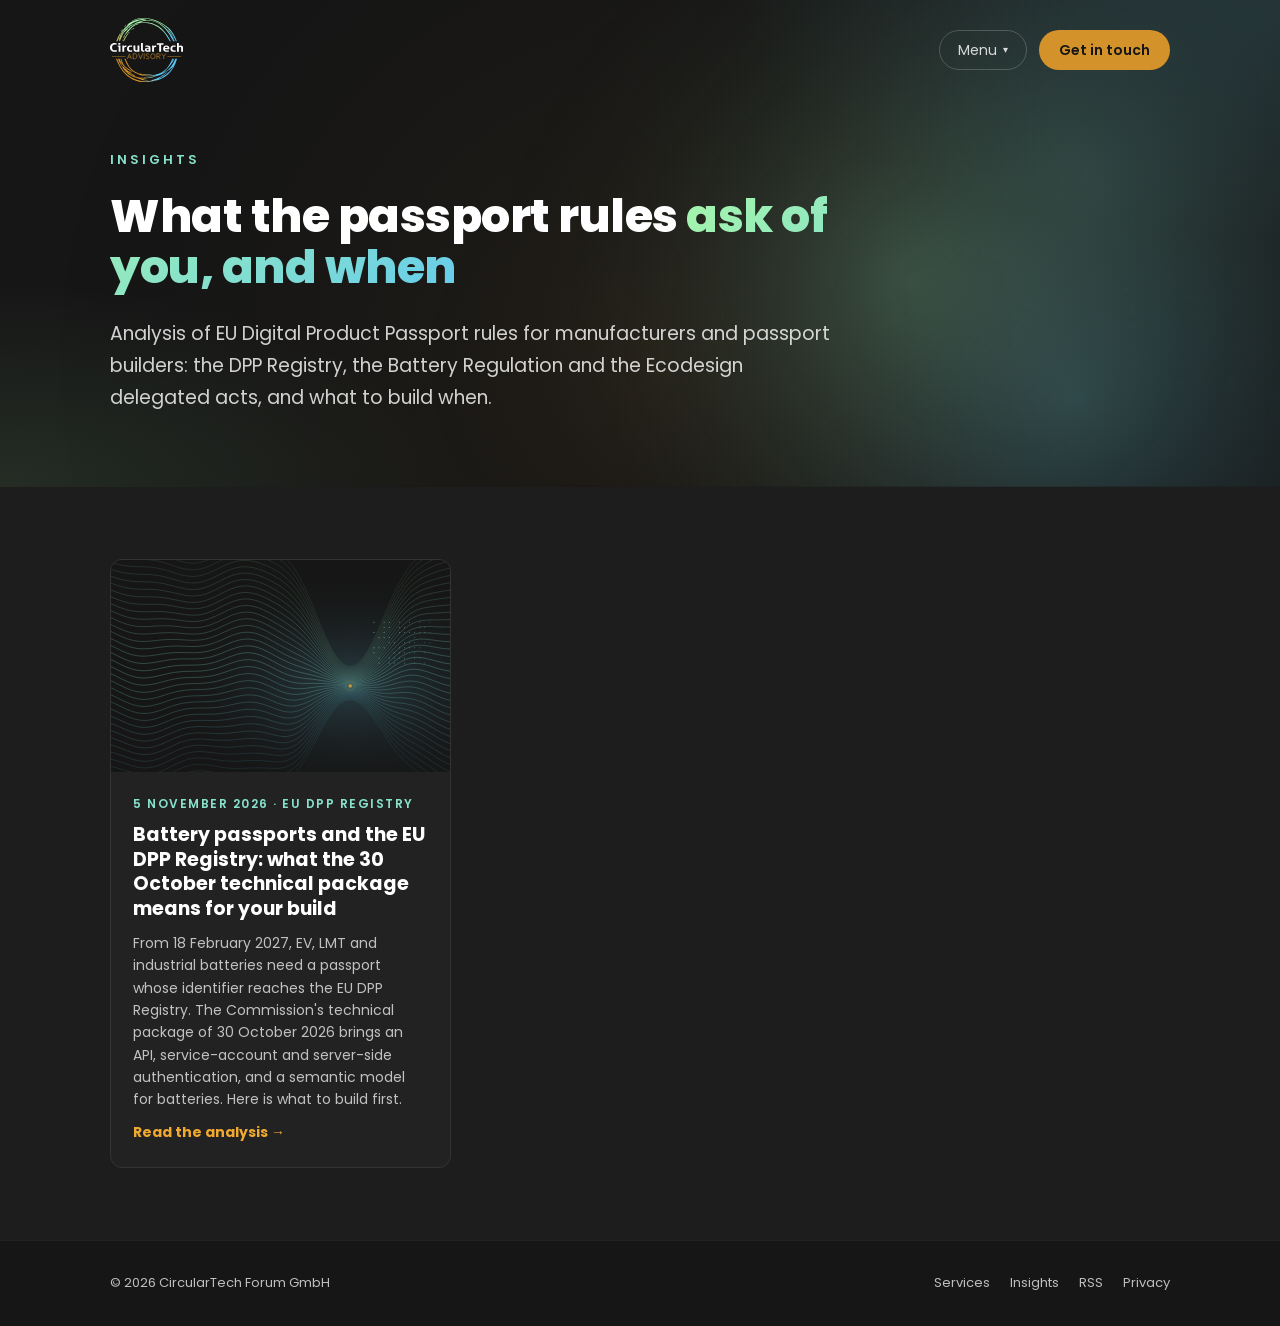
<file: insights/index.html>
<!DOCTYPE html>
<html lang="en">
<head>
<meta charset="utf-8">
<meta name="viewport" content="width=device-width, initial-scale=1">
<meta http-equiv="Content-Security-Policy" content="default-src 'self'; script-src 'self'; style-src 'self'; img-src 'self' data:; font-src 'self'; connect-src 'none'; object-src 'none'; base-uri 'self'; form-action 'none'">
<title>Insights | CircularTech Advisory</title>
<meta name="description" content="Analysis of EU Digital Product Passport rules for manufacturers and passport builders: the DPP Registry, the Battery Regulation and the Ecodesign delegated acts, and what to build when.">
<meta name="theme-color" content="#161616">
<link rel="canonical" href="https://www.circulartechadvisory.com/insights/">
<meta property="og:type" content="website">
<meta property="og:site_name" content="CircularTech Advisory">
<meta property="og:title" content="Insights | CircularTech Advisory">
<meta property="og:description" content="Analysis of EU Digital Product Passport rules for manufacturers and passport builders: the DPP Registry, the Battery Regulation and the Ecodesign delegated acts, and what to build when.">
<meta property="og:url" content="https://www.circulartechadvisory.com/insights/">
<meta property="og:image" content="https://www.circulartechadvisory.com/assets/images/og-default.png">
<meta property="og:locale" content="en_GB">
<meta name="twitter:card" content="summary_large_image">
<link rel="icon" href="/assets/icon.svg" type="image/svg+xml">
<link rel="alternate" type="application/rss+xml" title="CircularTech Advisory insights" href="/feed.xml">
<link rel="stylesheet" href="/assets/fonts/fonts.css">
<link rel="stylesheet" href="/assets/css/site.css">
<script type="application/ld+json">
{
  "@context": "https://schema.org",
  "@graph": [
    {
      "@type": "Blog",
      "@id": "https://www.circulartechadvisory.com/insights/#blog",
      "url": "https://www.circulartechadvisory.com/insights/",
      "name": "CircularTech Advisory insights",
      "inLanguage": "en",
      "publisher": {
        "@id": "https://www.circulartechadvisory.com/#org"
      },
      "blogPost": [
        {
          "@type": "BlogPosting",
          "headline": "Battery passports and the EU DPP Registry: what the 30 October technical package means for your build",
          "url": "https://www.circulartechadvisory.com/insights/dpp-registry-technical-package/",
          "datePublished": "2026-11-05"
        }
      ]
    },
    {
      "@type": "BreadcrumbList",
      "itemListElement": [
        {
          "@type": "ListItem",
          "position": 1,
          "name": "Home",
          "item": "https://www.circulartechadvisory.com/"
        },
        {
          "@type": "ListItem",
          "position": 2,
          "name": "Insights",
          "item": "https://www.circulartechadvisory.com/insights/"
        }
      ]
    }
  ]
}
</script>
</head>
<body>
<a class="skip-link" href="#main-content">Skip to main content</a>
<nav class="ctf-nav" id="nav" aria-label="Site">
  <div class="ctf-inner ctf-nav__inner">
    <a class="ctf-nav__logo" href="/"><img src="/assets/logo-advisory.svg" alt="CircularTech Advisory home" width="87" height="76"></a>
    <div class="ctf-nav__links" id="navLinks">
        <a href="/services.html">Services</a>
        <a href="/products.html">Products <span class="ctf-nav__soon">Soon</span></a>
        <a href="/insights/" aria-current="page">Insights</a>
        <span class="ctf-nav__sep ctf-nav__sep--mobile" aria-hidden="true"></span>
        <a href="https://circulartechforum.de/" rel="noopener">CircularTech Forum <span aria-hidden="true">&#8599;</span></a>
        <div class="ctf-nav__links-contact">
          <button class="ctf-btn ctf-btn--primary" type="button" data-copy aria-describedby="copy-hint">
            <svg viewBox="0 0 24 24" fill="none" stroke="currentColor" stroke-width="2" aria-hidden="true"><rect x="9" y="9" width="13" height="13" rx="2"/><path d="M5 15H4a2 2 0 01-2-2V4a2 2 0 012-2h9a2 2 0 012 2v1"/></svg>
            <span class="ctf-btn__label">consulting@circulartechforum.de</span>
          </button>
          <a class="ctf-contact__alt" href="mailto:consulting@circulartechforum.de?subject=DPP%20Consulting%20Request">or open in mail app</a>
        </div>
    </div>
    <div class="ctf-nav__actions">
      <button class="ctf-nav__menu-btn" type="button" aria-expanded="false" aria-controls="navDropdown">Menu <span class="ctf-nav__arrow" aria-hidden="true">&#9662;</span></button>
      <div class="ctf-nav__dropdown" id="navDropdown">
        <a href="/services.html">Services</a>
        <a href="/products.html">Products <span class="ctf-nav__soon">Soon</span></a>
        <a href="/insights/" aria-current="page">Insights</a>
        <span class="ctf-nav__sep" aria-hidden="true"></span>
        <a href="https://circulartechforum.de/" rel="noopener">CircularTech Forum <span aria-hidden="true">&#8599;</span></a>
      </div>
      <div class="ctf-nav__contact">
        <button class="ctf-nav__contact-btn" type="button" aria-expanded="false" aria-controls="navContact">Get in touch</button>
        <div class="ctf-nav__popover" id="navContact" role="dialog" aria-label="Contact options">
          <p>Tell us what you make and where your passport data lives today.</p>
          <button class="ctf-btn ctf-btn--primary" type="button" data-copy aria-describedby="copy-hint">
            <svg viewBox="0 0 24 24" fill="none" stroke="currentColor" stroke-width="2" aria-hidden="true"><rect x="9" y="9" width="13" height="13" rx="2"/><path d="M5 15H4a2 2 0 01-2-2V4a2 2 0 012-2h9a2 2 0 012 2v1"/></svg>
            <span class="ctf-btn__label">consulting@circulartechforum.de</span>
          </button>
          <a class="ctf-contact__alt" href="mailto:consulting@circulartechforum.de?subject=DPP%20Consulting%20Request">or open in mail app</a>
        </div>
      </div>
      <button class="ctf-nav__toggle" id="navToggle" type="button" aria-label="Menu" aria-expanded="false" aria-controls="navLinks"><span></span><span></span><span></span></button>
    </div>
  </div>
</nav>

<header class="ctf-hero ctf-hero--compact">
  <div class="ctf-hero__art" data-anim="drift" aria-hidden="true"></div>
  <div class="ctf-inner">
    <div class="ctf-hero__body">
      <p class="ctf-hero__pre">Insights</p>
      <h1 class="ctf-hero__h1">What the passport rules <span>ask of you, and when</span></h1>
      <p class="ctf-hero__sub">Analysis of EU Digital Product Passport rules for manufacturers and passport builders: the DPP Registry, the Battery Regulation and the Ecodesign delegated acts, and what to build when.</p>
    </div>
  </div>
</header>

<main id="main-content" class="ctf-section">
  <div class="ctf-inner">
    <h2 class="visually-hidden">All insights</h2>
      <div class="ctf-cards">
    <a class="ctf-card" href="/insights/dpp-registry-technical-package/">
      <img class="ctf-card__img" src="/insights/dpp-registry-technical-package/hero.svg" alt="Flow lines converging on one amber point beside a block of data points: CircularTech's header art for this insight." width="1600" height="1000" loading="lazy">
      <div class="ctf-card__body">
        <p class="ctf-card__meta"><time datetime="2026-11-05">5 November 2026</time> · EU DPP Registry</p>
        <h3 class="ctf-card__title">Battery passports and the EU DPP Registry: what the 30 October technical package means for your build</h3>
        <p class="ctf-card__excerpt">From 18 February 2027, EV, LMT and industrial batteries need a passport whose identifier reaches the EU DPP Registry. The Commission's technical package of 30 October 2026 brings an API, service-account and server-side authentication, and a semantic model for batteries. Here is what to build first.</p>
        <span class="ctf-card__link">Read the analysis</span>
      </div>
    </a>
      </div>
  </div>
</main>

<footer class="ctf-footer">
  <div class="ctf-inner">
    <p>&copy; <span data-year>2026</span> CircularTech Forum GmbH</p>
    <nav aria-label="Footer">
      <a href="/services.html">Services</a>
      <a href="/insights/">Insights</a>
      <a href="/feed.xml">RSS</a>
      <a href="https://circulartechforum.de/privacy-policy/" rel="noopener">Privacy</a>
    </nav>
  </div>
</footer>
<p class="visually-hidden" id="copy-hint">Copies the email address to your clipboard.</p>
<p class="visually-hidden" id="copy-status" role="status" aria-live="polite"></p>
<script src="/assets/js/site.js" defer></script>
<script src="/assets/js/hero-anim.js" defer></script>
</body>
</html>
</file>
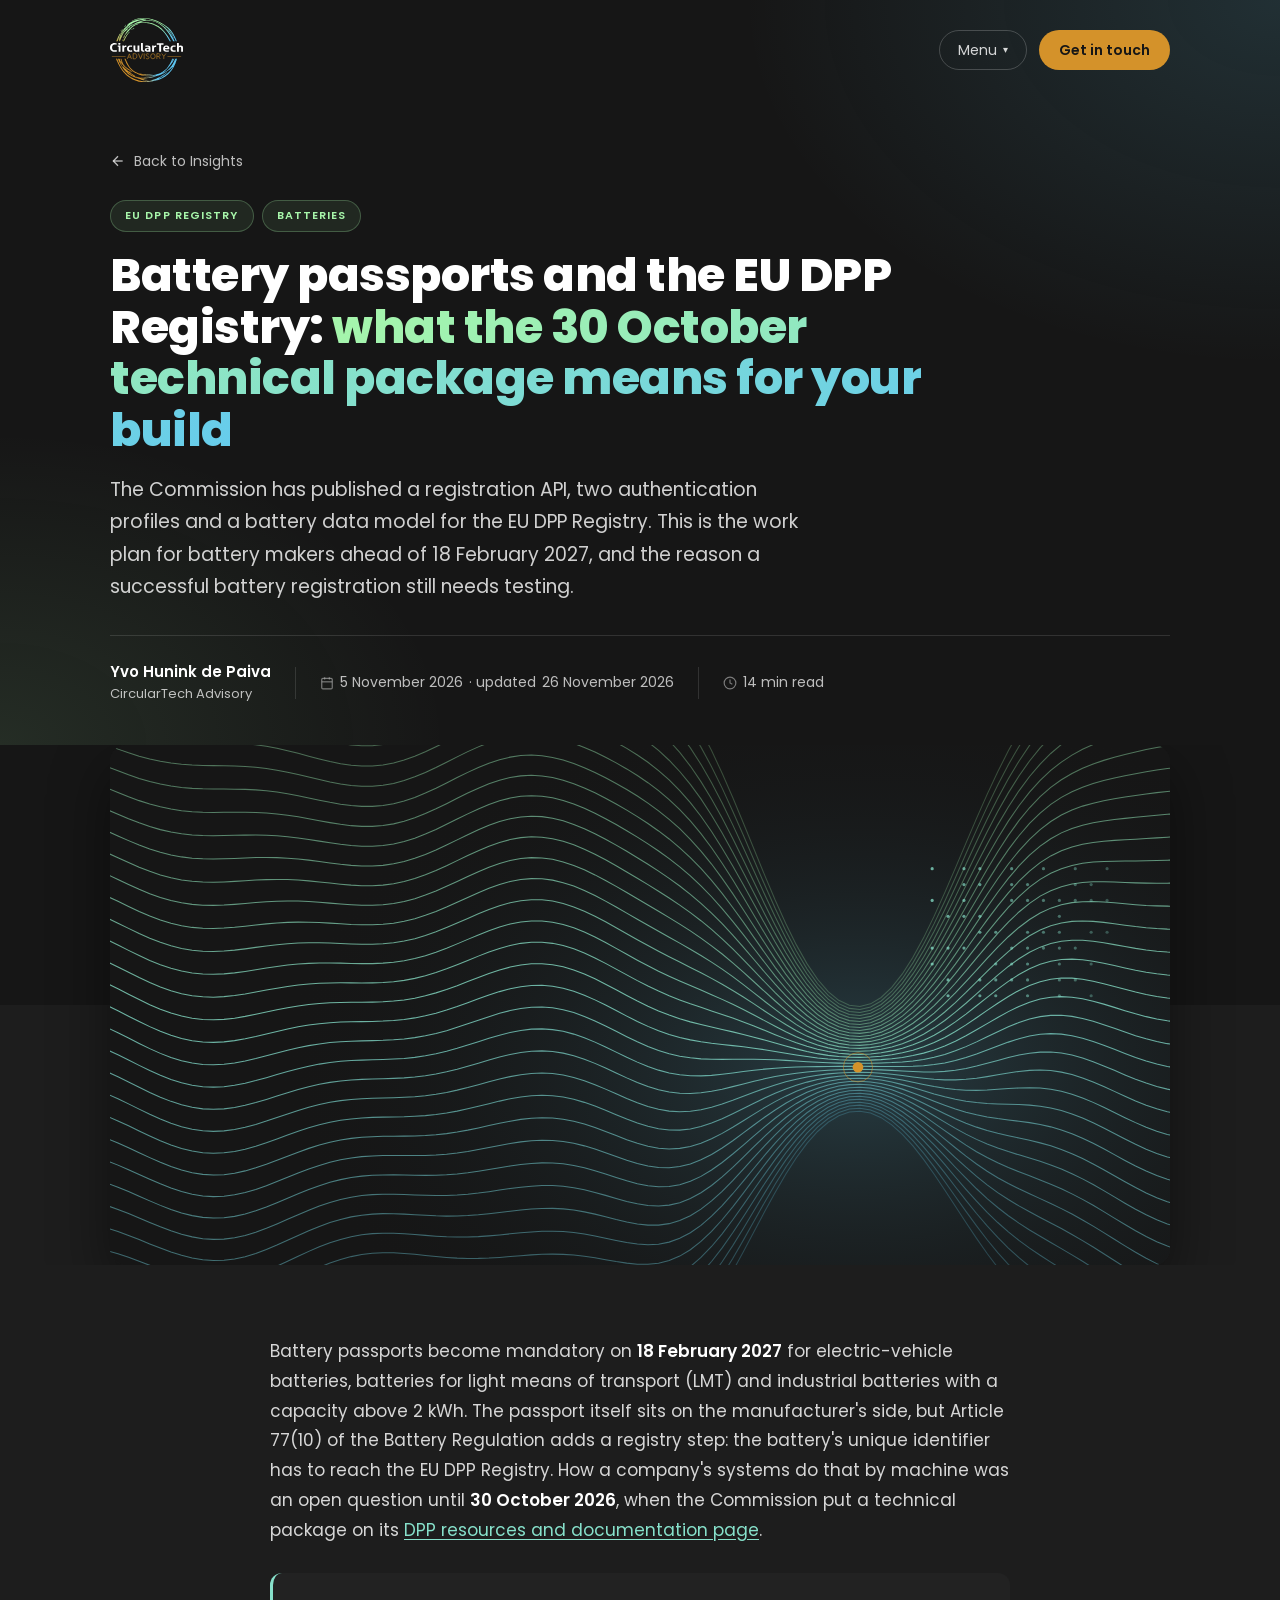
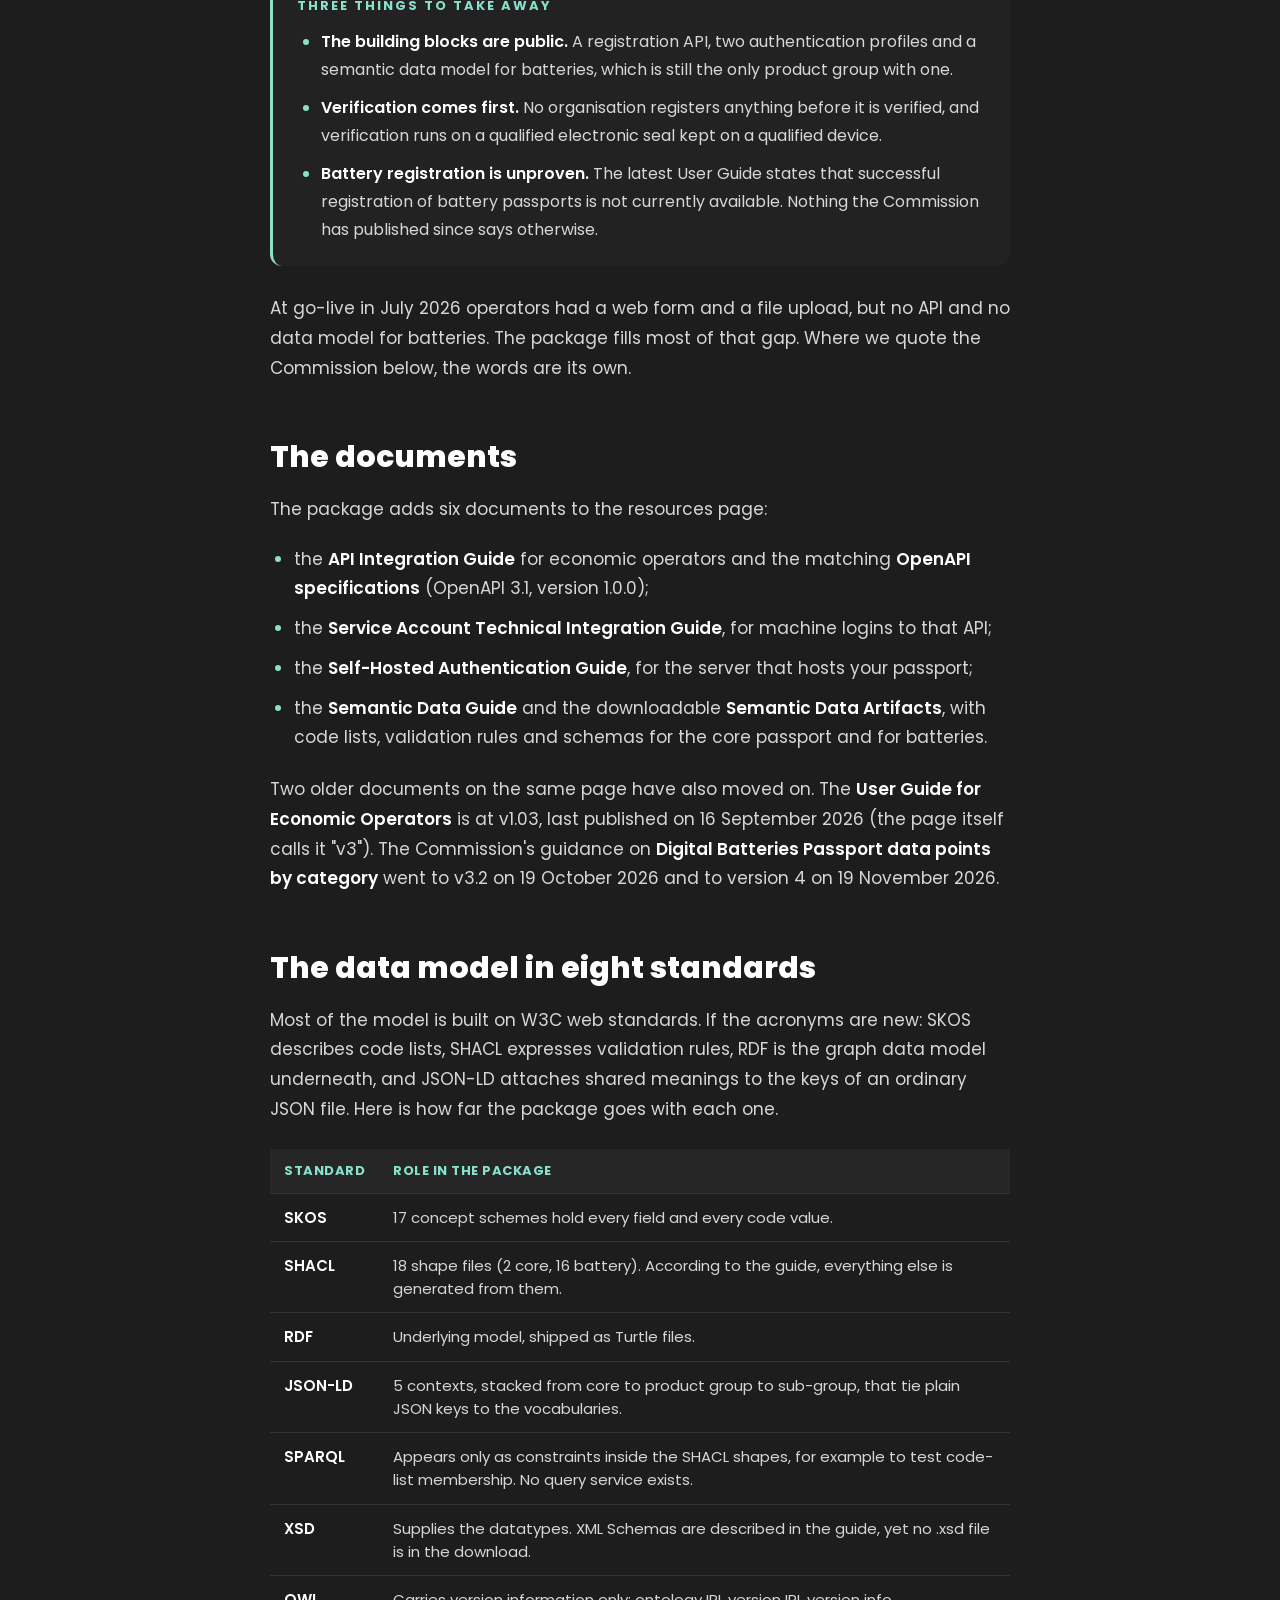
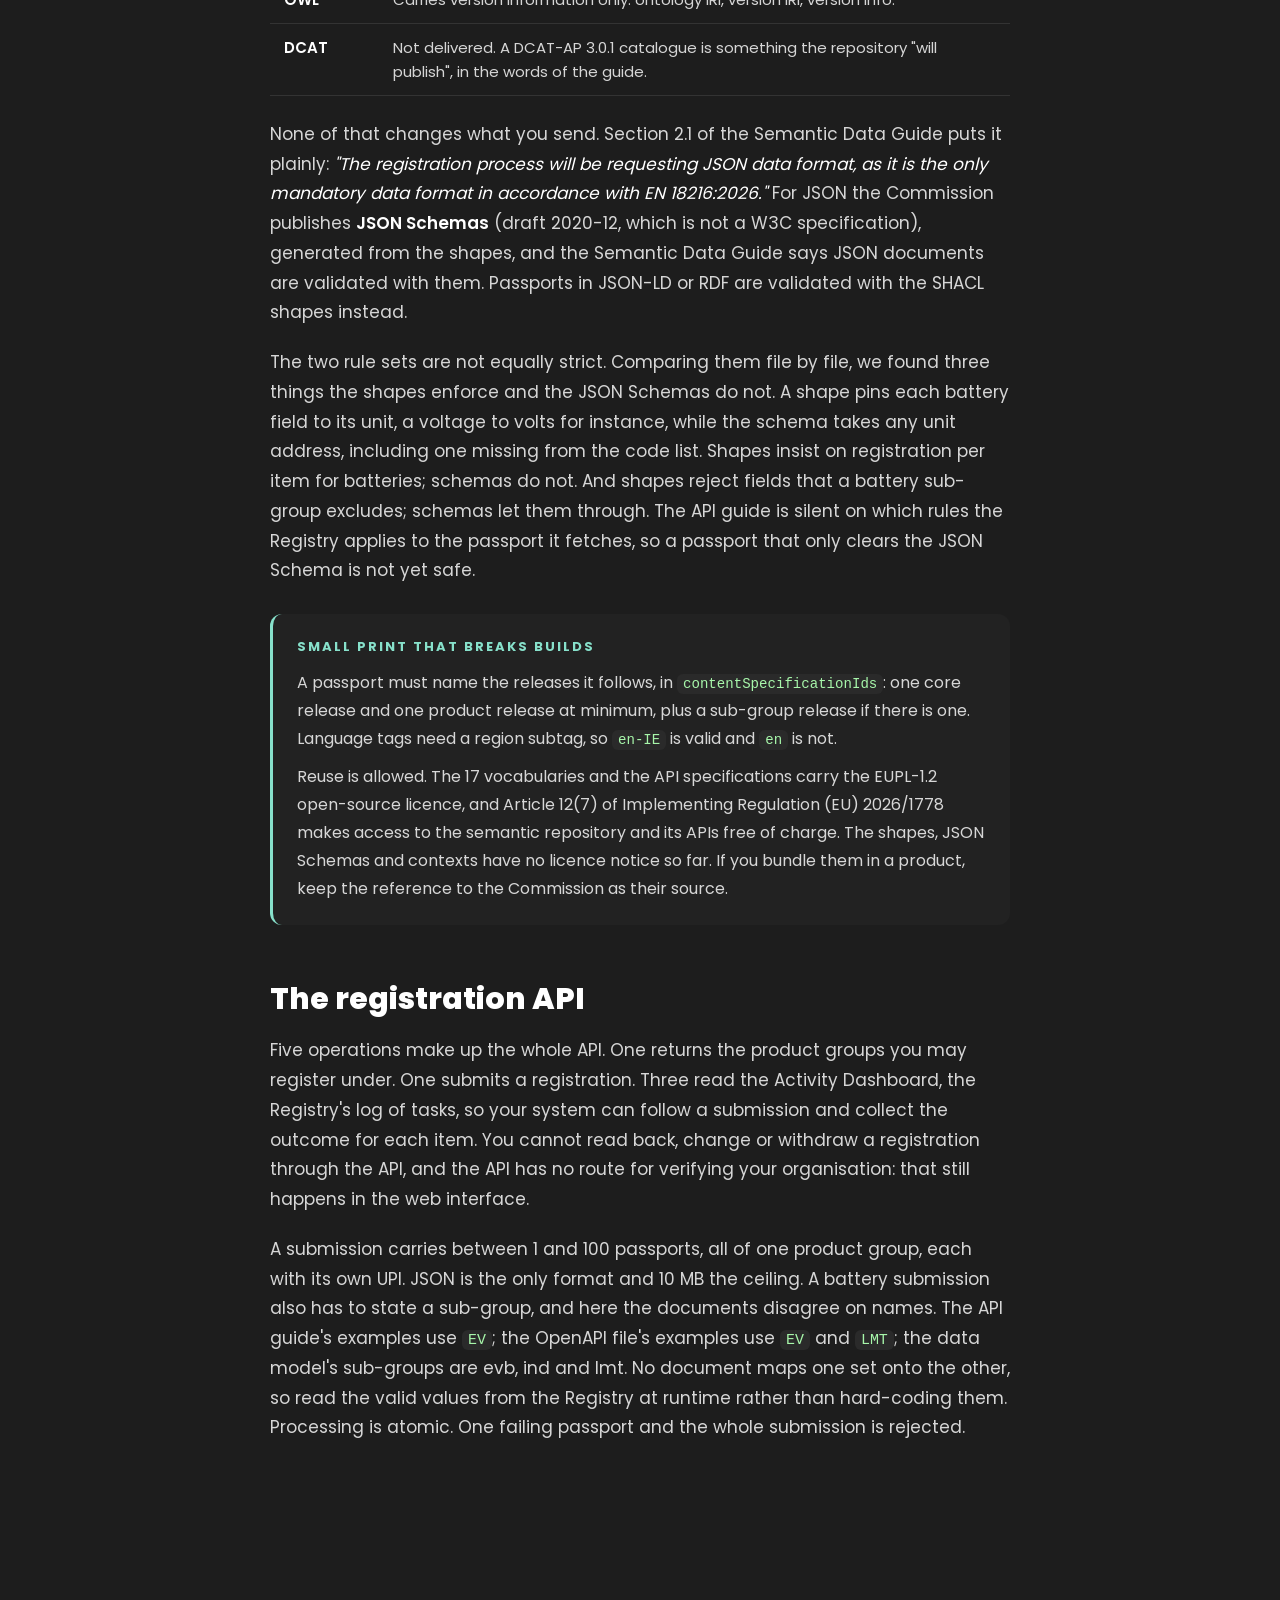
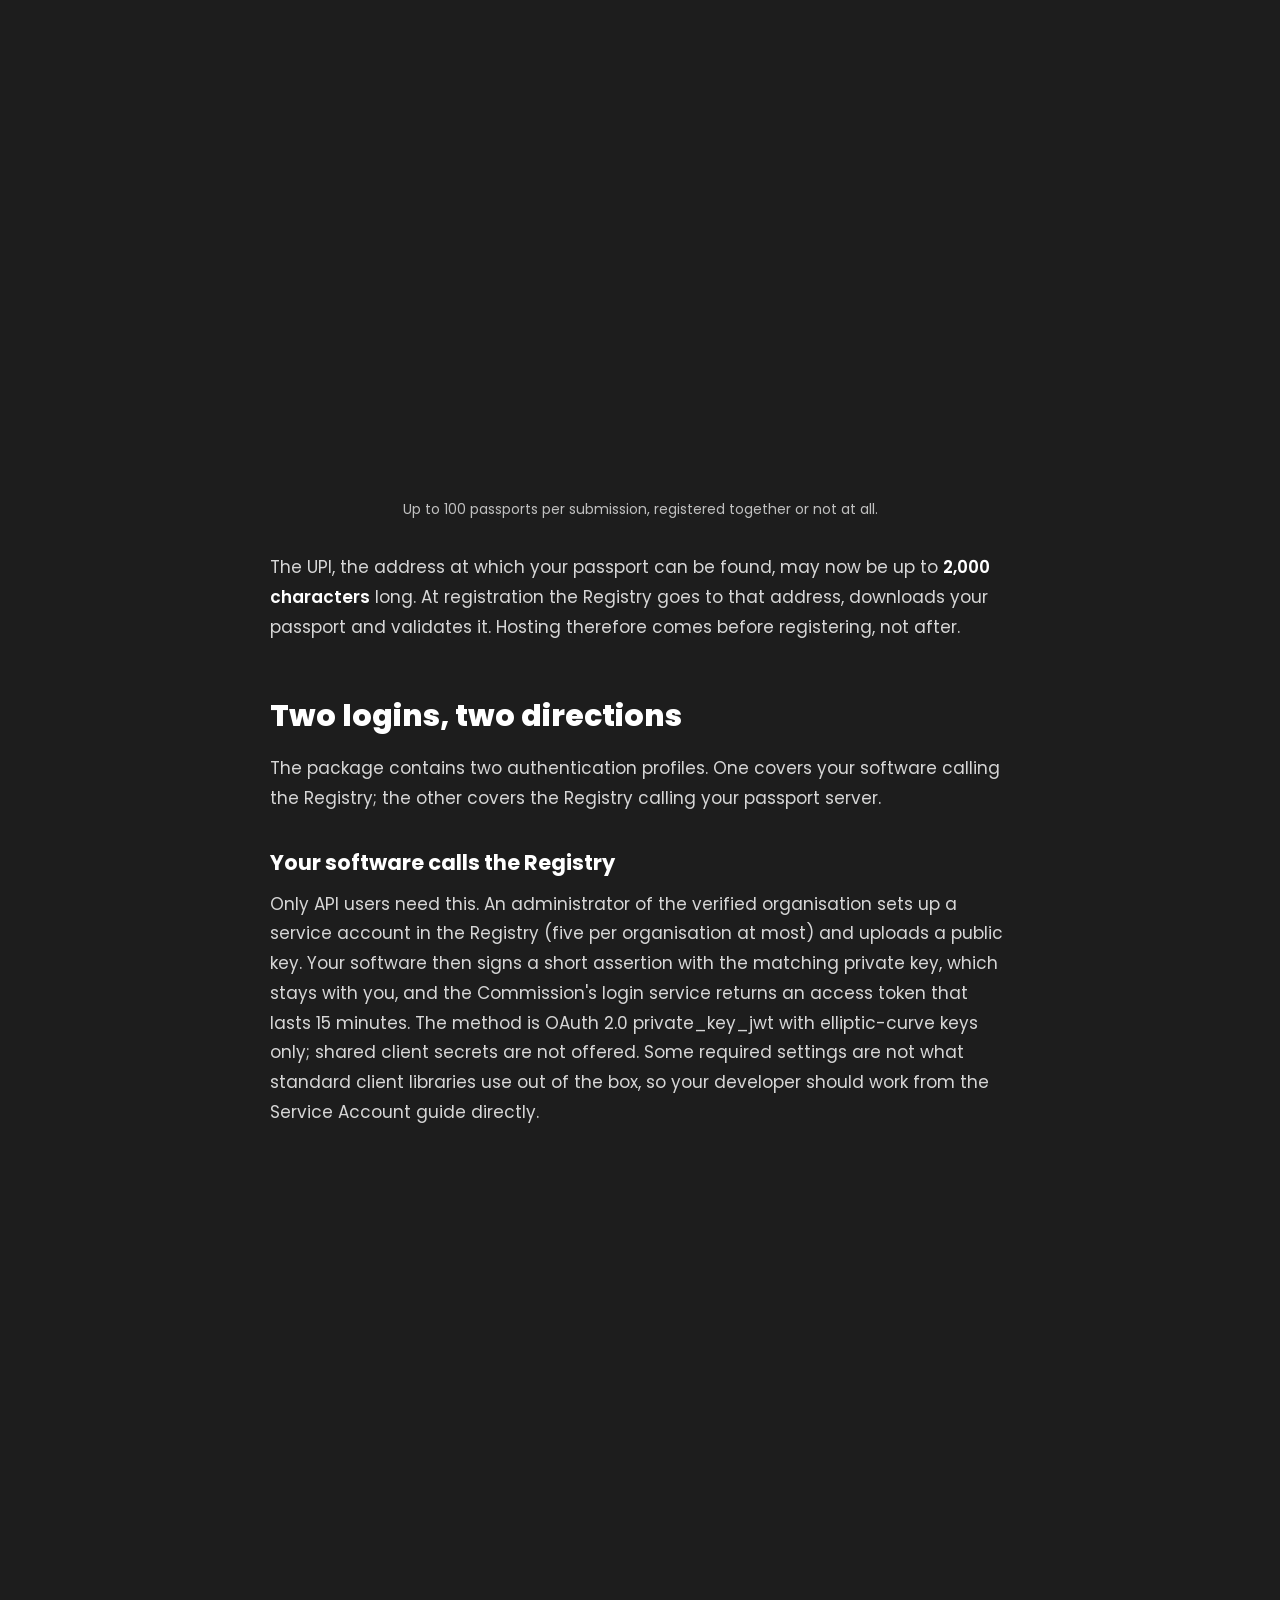
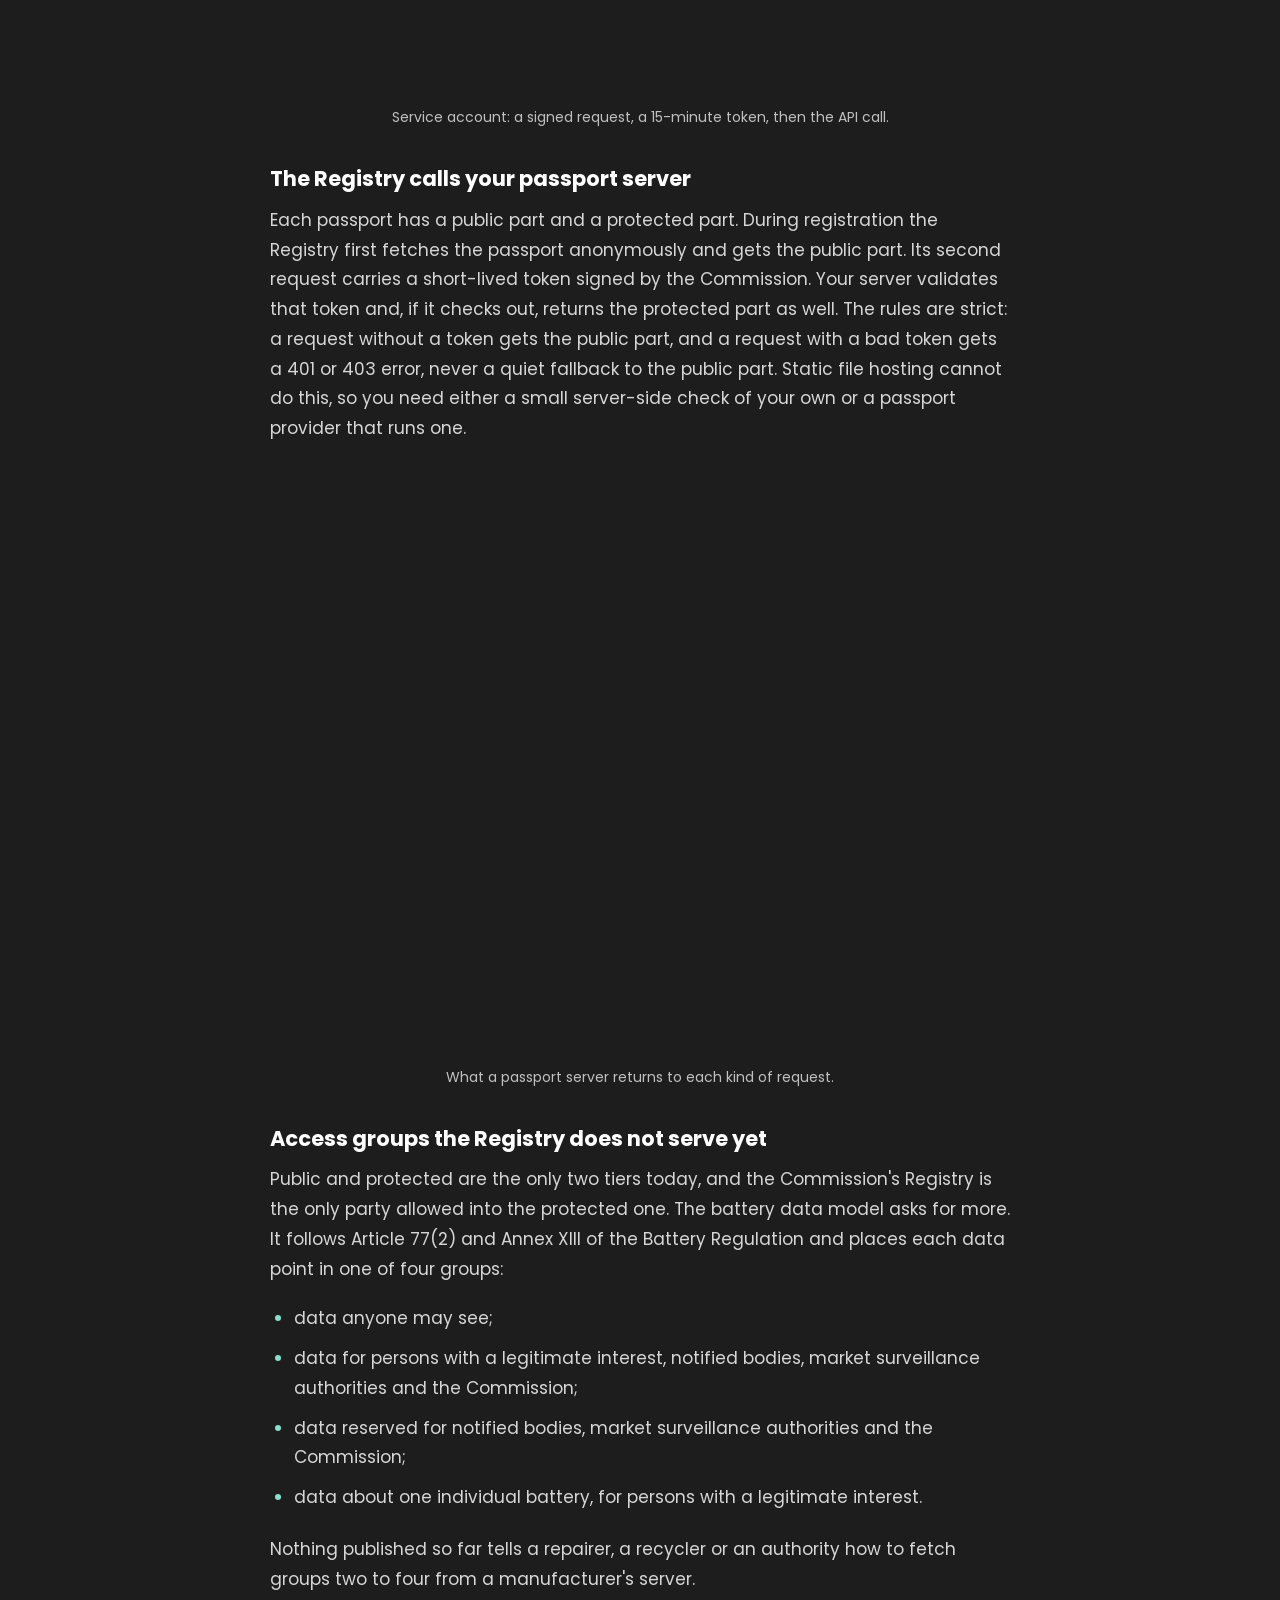
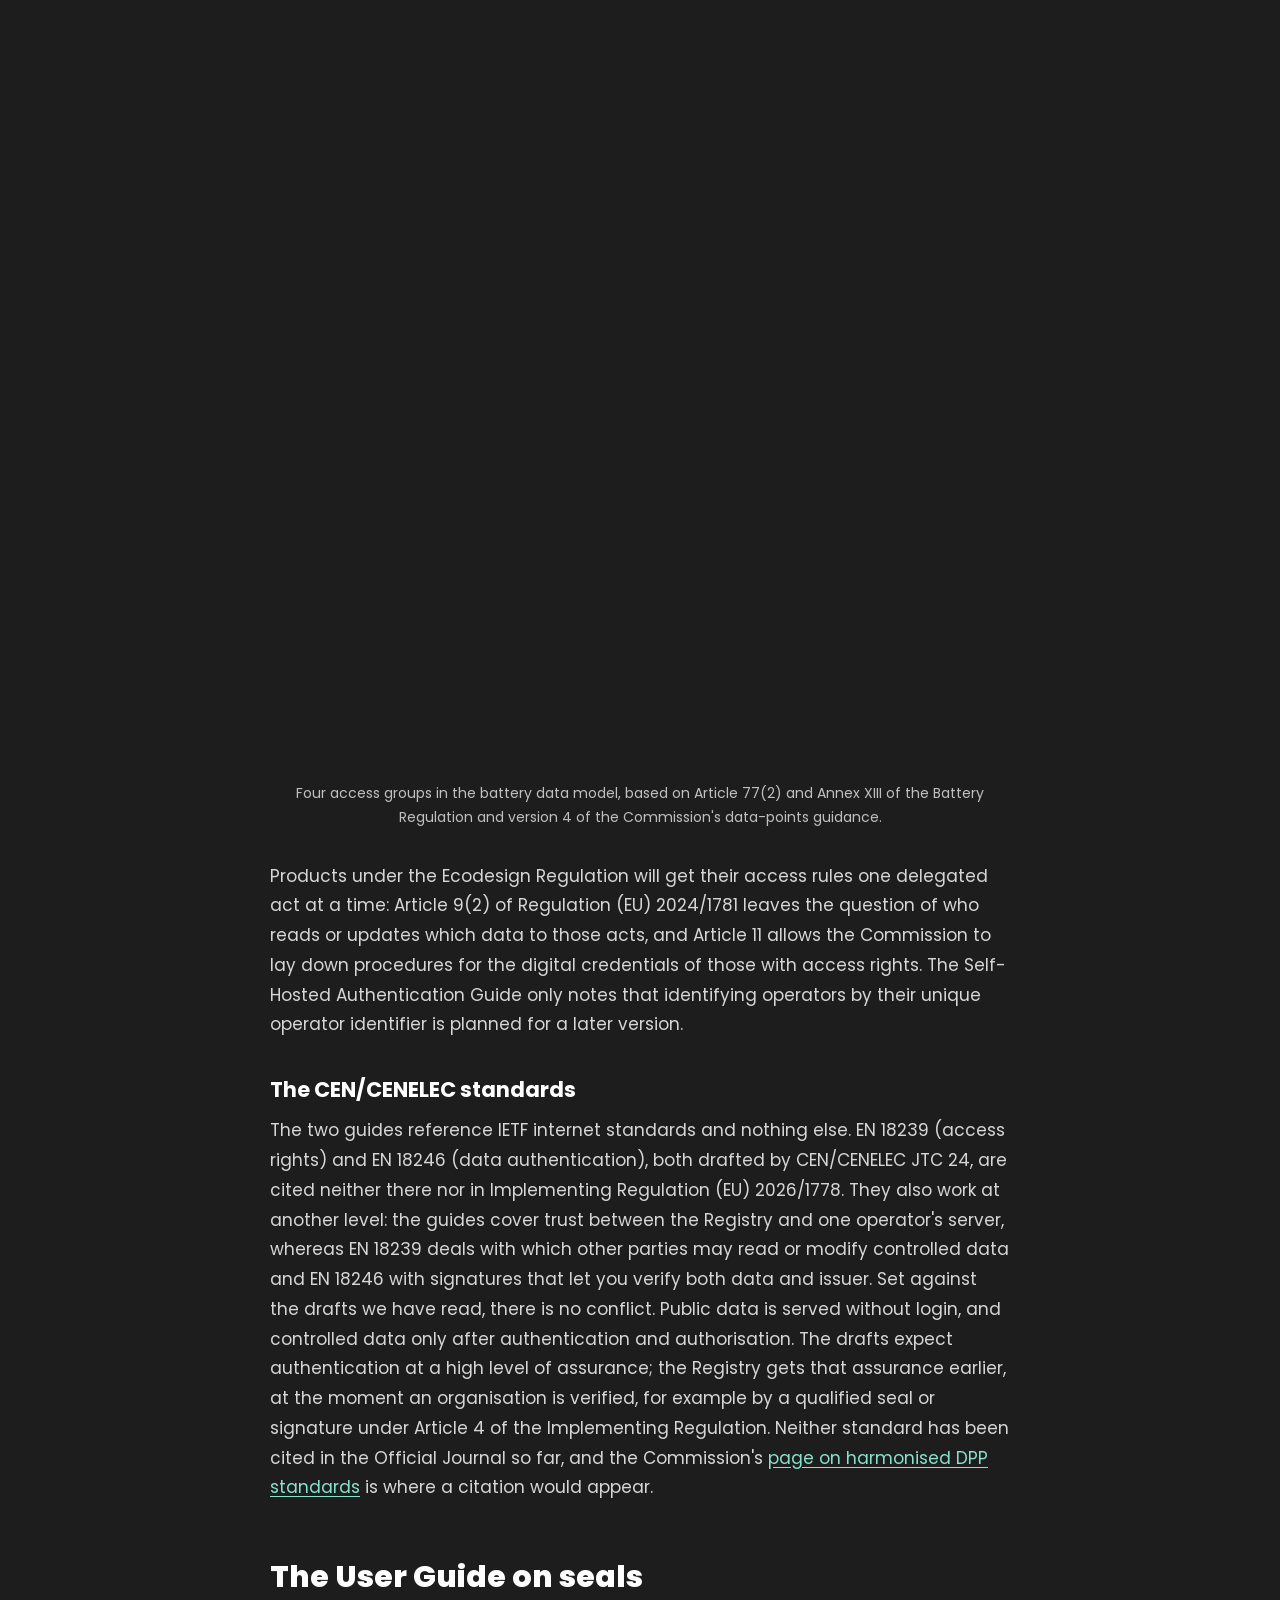
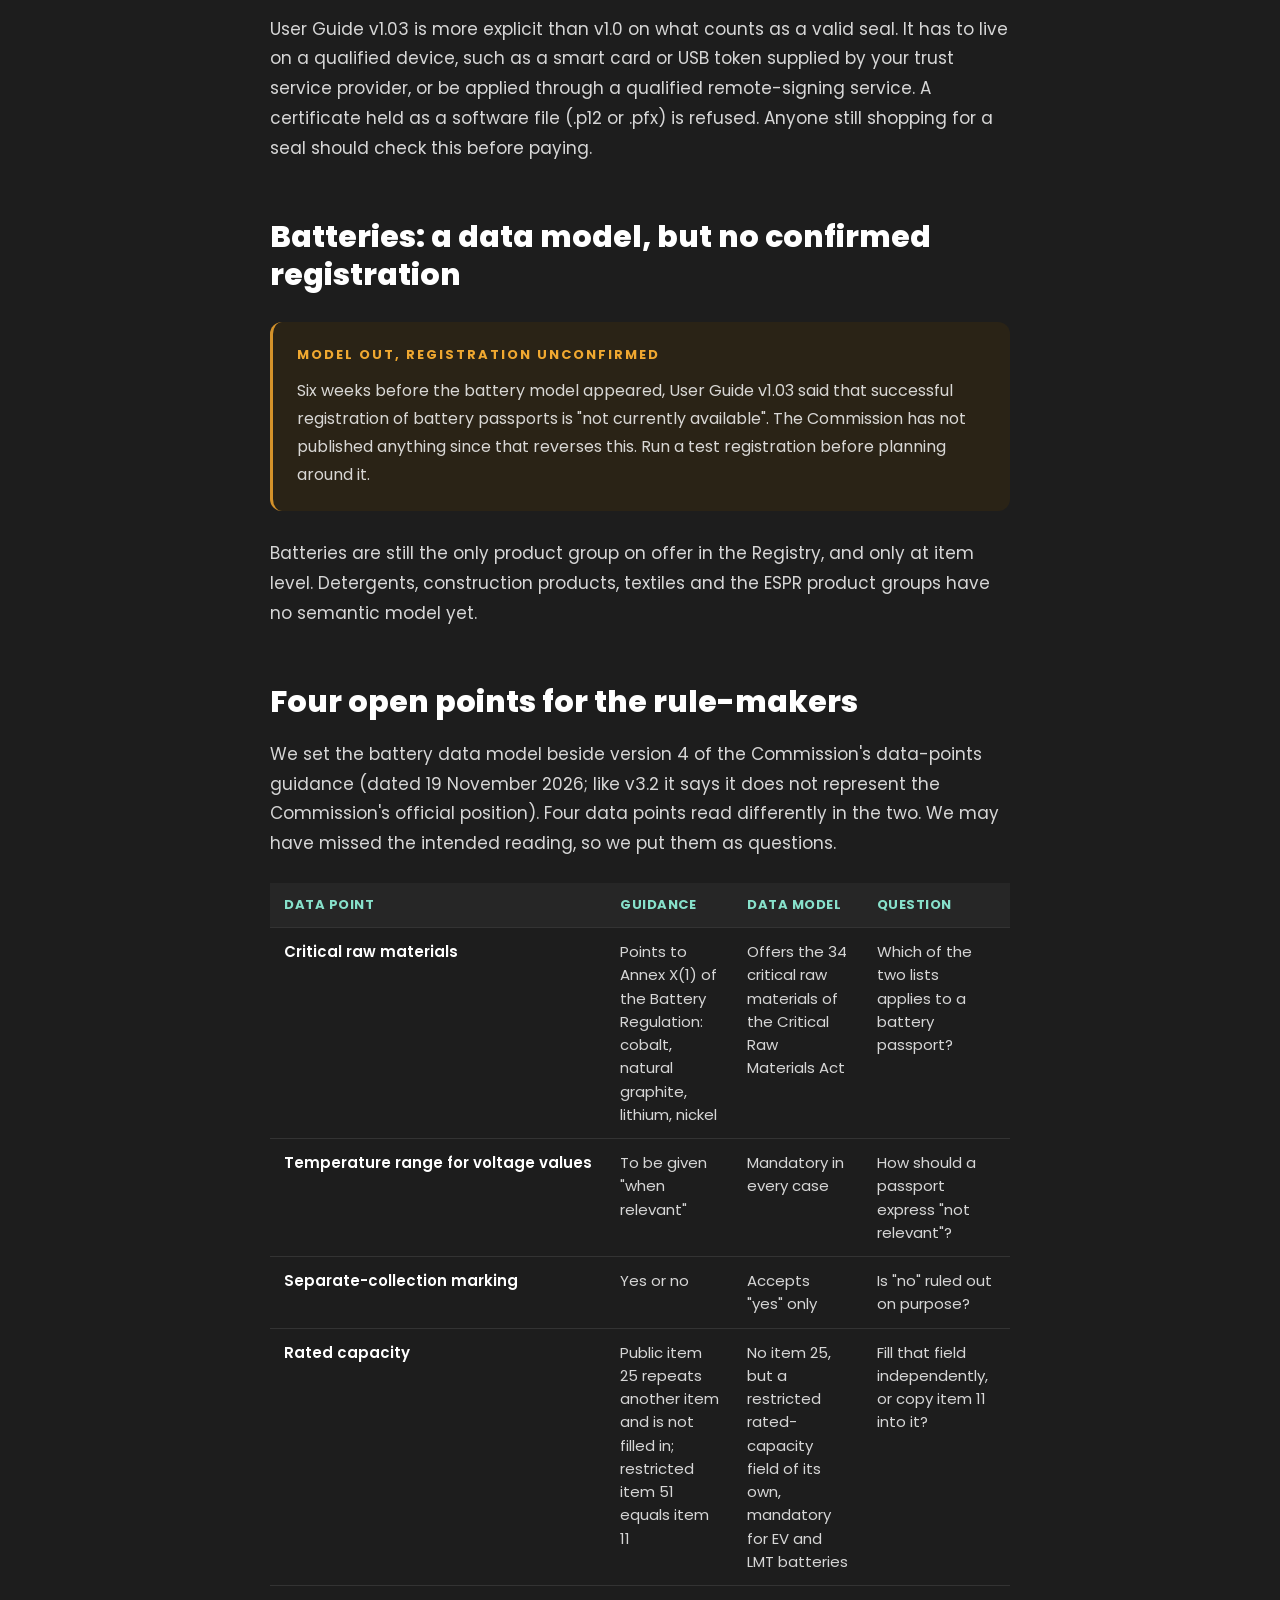
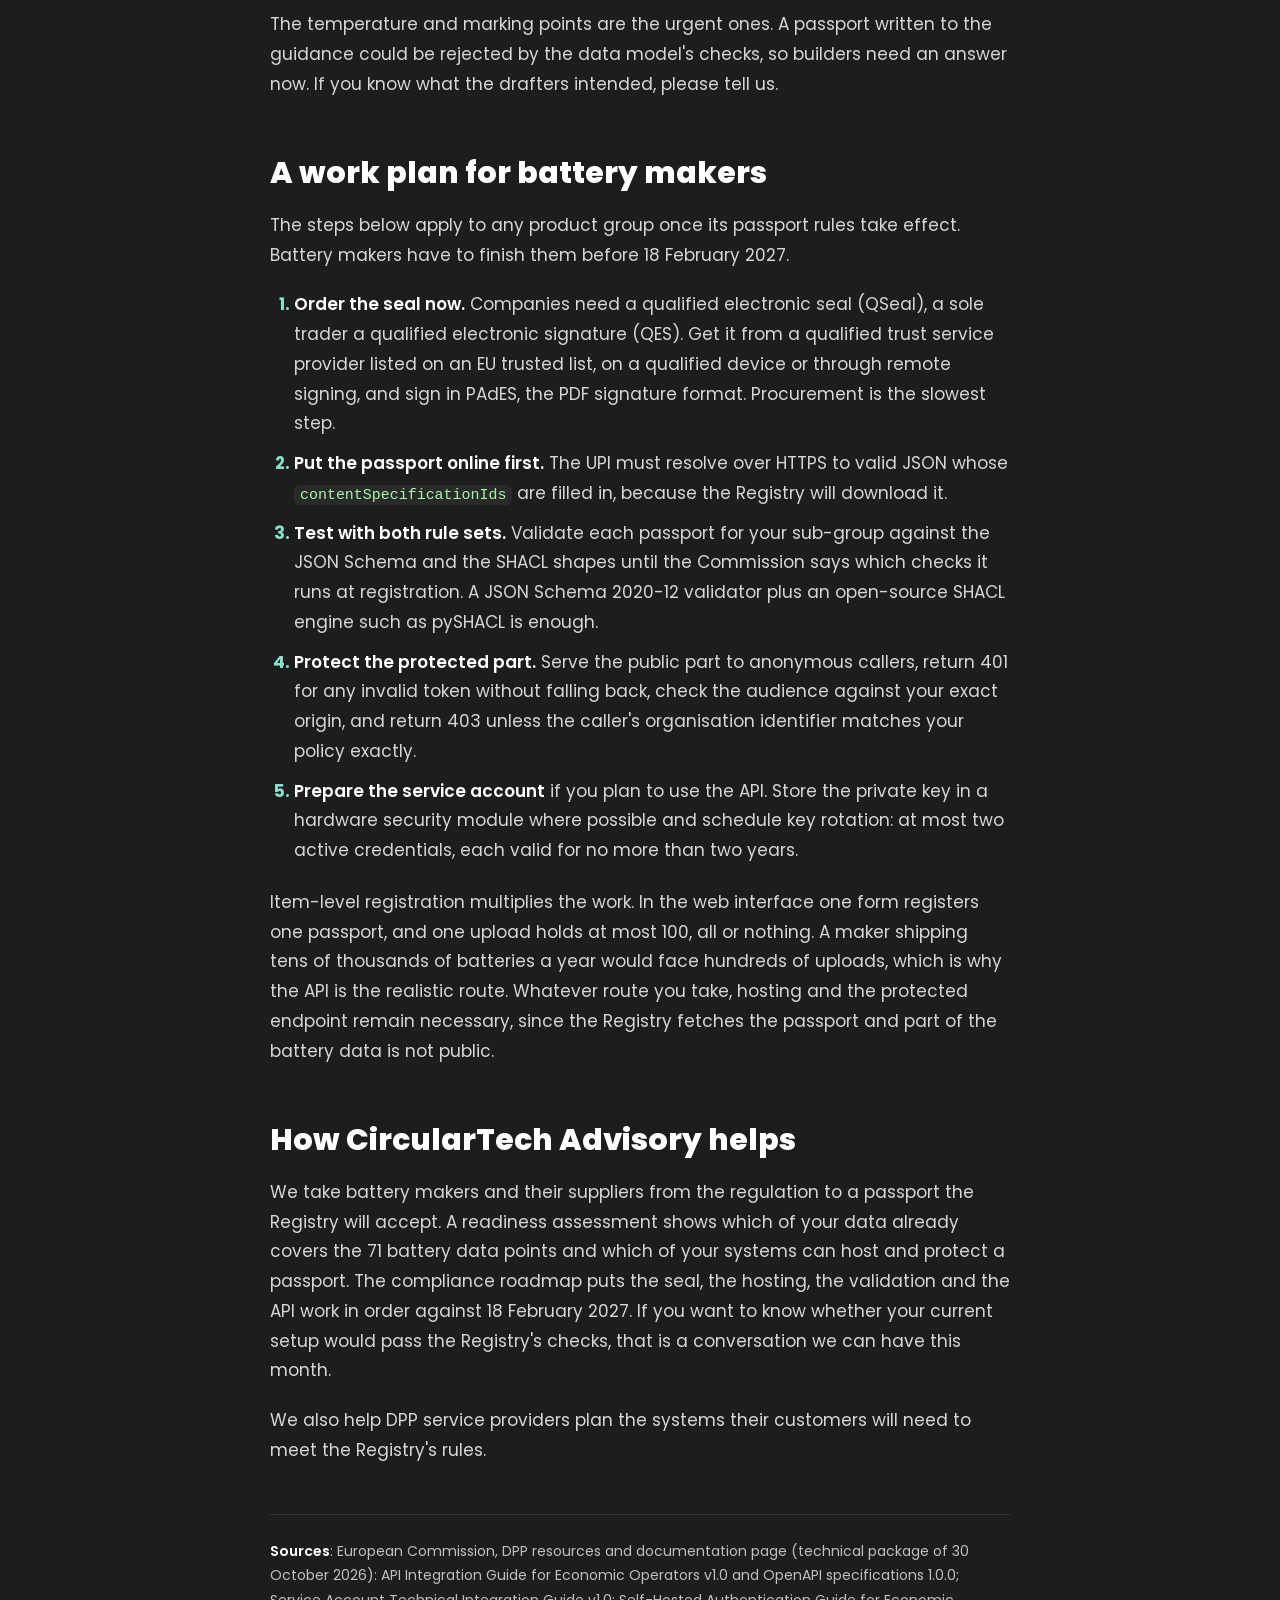
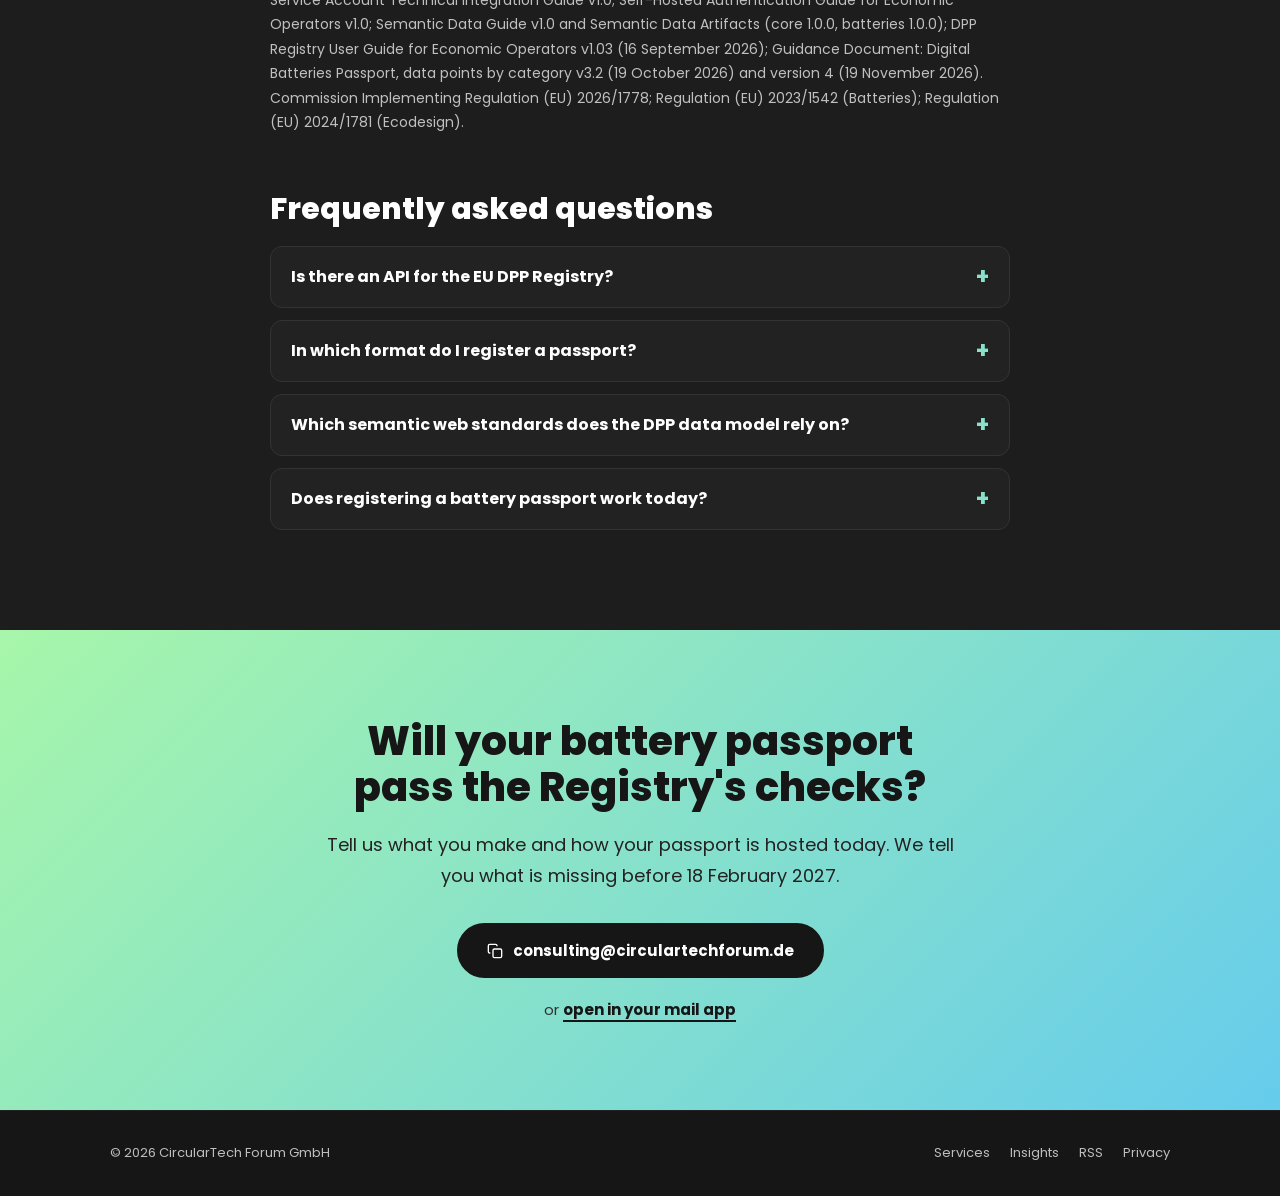
<file: insights/dpp-registry-technical-package/index.html>
<!DOCTYPE html>
<html lang="en">
<head>
<meta charset="utf-8">
<meta name="viewport" content="width=device-width, initial-scale=1">
<meta http-equiv="Content-Security-Policy" content="default-src 'self'; script-src 'self'; style-src 'self'; img-src 'self' data:; font-src 'self'; connect-src 'none'; object-src 'none'; base-uri 'self'; form-action 'none'">
<title>Battery passports and the EU DPP Registry: what the 30 October technical package means for your build | CircularTech Advisory</title>
<meta name="description" content="From 18 February 2027, EV, LMT and industrial batteries need a passport whose identifier reaches the EU DPP Registry. The Commission's technical package of 30 October 2026 brings an API, service-account and server-side authentication, and a semantic model for batteries. Here is what to build first.">
<meta name="theme-color" content="#161616">
<link rel="canonical" href="https://www.circulartechadvisory.com/insights/dpp-registry-technical-package/">
<meta property="og:type" content="article">
<meta property="og:site_name" content="CircularTech Advisory">
<meta property="og:title" content="Battery passports and the EU DPP Registry: what the 30 October technical package means for your build | CircularTech Advisory">
<meta property="og:description" content="From 18 February 2027, EV, LMT and industrial batteries need a passport whose identifier reaches the EU DPP Registry. The Commission's technical package of 30 October 2026 brings an API, service-account and server-side authentication, and a semantic model for batteries. Here is what to build first.">
<meta property="og:url" content="https://www.circulartechadvisory.com/insights/dpp-registry-technical-package/">
<meta property="og:image" content="https://www.circulartechadvisory.com/assets/images/og-default.png">
<meta property="og:locale" content="en_GB">
<meta name="twitter:card" content="summary_large_image">
<link rel="icon" href="/assets/icon.svg" type="image/svg+xml">
<link rel="alternate" type="application/rss+xml" title="CircularTech Advisory insights" href="/feed.xml">
<link rel="stylesheet" href="/assets/fonts/fonts.css">
<link rel="stylesheet" href="/assets/css/site.css">
<meta property="article:published_time" content="2026-11-05">
<meta property="article:modified_time" content="2026-11-26">
<meta name="author" content="Yvo Hunink de Paiva">
<script type="application/ld+json">
{
  "@context": "https://schema.org",
  "@graph": [
    {
      "@type": "BlogPosting",
      "@id": "https://www.circulartechadvisory.com/insights/dpp-registry-technical-package/#article",
      "headline": "Battery passports and the EU DPP Registry: what the 30 October technical package means for your build",
      "description": "From 18 February 2027, EV, LMT and industrial batteries need a passport whose identifier reaches the EU DPP Registry. The Commission's technical package of 30 October 2026 brings an API, service-account and server-side authentication, and a semantic model for batteries. Here is what to build first.",
      "image": "https://www.circulartechadvisory.com/assets/images/og-default.png",
      "datePublished": "2026-11-05",
      "dateModified": "2026-11-26",
      "inLanguage": "en",
      "wordCount": 3170,
      "articleSection": [
        "EU DPP Registry",
        "Batteries"
      ],
      "keywords": "DPP, DPP Registry, Battery Regulation, API, JSON Schema, SHACL",
      "author": {
        "@type": "Person",
        "name": "Yvo Hunink de Paiva",
        "url": "https://www.regenstudio.world/",
        "sameAs": [
          "https://www.regenstudio.world/"
        ]
      },
      "publisher": {
        "@type": "Organization",
        "@id": "https://www.circulartechadvisory.com/#org",
        "name": "CircularTech Advisory",
        "legalName": "CircularTech Forum GmbH",
        "logo": "https://www.circulartechadvisory.com/assets/logo-advisory.svg"
      },
      "mainEntityOfPage": {
        "@type": "WebPage",
        "@id": "https://www.circulartechadvisory.com/insights/dpp-registry-technical-package/"
      },
      "isPartOf": {
        "@id": "https://www.circulartechadvisory.com/#website"
      },
      "speakable": {
        "@type": "SpeakableSpecification",
        "cssSelector": [
          ".ctf-hero__h1",
          ".ctf-hero__sub"
        ]
      }
    },
    {
      "@type": "BreadcrumbList",
      "itemListElement": [
        {
          "@type": "ListItem",
          "position": 1,
          "name": "Home",
          "item": "https://www.circulartechadvisory.com/"
        },
        {
          "@type": "ListItem",
          "position": 2,
          "name": "Insights",
          "item": "https://www.circulartechadvisory.com/insights/"
        },
        {
          "@type": "ListItem",
          "position": 3,
          "name": "Battery passports and the EU DPP Registry: what the 30 October technical package means for your build",
          "item": "https://www.circulartechadvisory.com/insights/dpp-registry-technical-package/"
        }
      ]
    }
  ]
}
</script>
</head>
<body>
<a class="skip-link" href="#main-content">Skip to main content</a>
<nav class="ctf-nav" id="nav" aria-label="Site">
  <div class="ctf-inner ctf-nav__inner">
    <a class="ctf-nav__logo" href="/"><img src="/assets/logo-advisory.svg" alt="CircularTech Advisory home" width="87" height="76"></a>
    <div class="ctf-nav__links" id="navLinks">
        <a href="/services.html">Services</a>
        <a href="/products.html">Products <span class="ctf-nav__soon">Soon</span></a>
        <a href="/insights/" aria-current="page">Insights</a>
        <span class="ctf-nav__sep ctf-nav__sep--mobile" aria-hidden="true"></span>
        <a href="https://circulartechforum.de/" rel="noopener">CircularTech Forum <span aria-hidden="true">&#8599;</span></a>
        <div class="ctf-nav__links-contact">
          <button class="ctf-btn ctf-btn--primary" type="button" data-copy aria-describedby="copy-hint">
            <svg viewBox="0 0 24 24" fill="none" stroke="currentColor" stroke-width="2" aria-hidden="true"><rect x="9" y="9" width="13" height="13" rx="2"/><path d="M5 15H4a2 2 0 01-2-2V4a2 2 0 012-2h9a2 2 0 012 2v1"/></svg>
            <span class="ctf-btn__label">consulting@circulartechforum.de</span>
          </button>
          <a class="ctf-contact__alt" href="mailto:consulting@circulartechforum.de?subject=DPP%20Consulting%20Request">or open in mail app</a>
        </div>
    </div>
    <div class="ctf-nav__actions">
      <button class="ctf-nav__menu-btn" type="button" aria-expanded="false" aria-controls="navDropdown">Menu <span class="ctf-nav__arrow" aria-hidden="true">&#9662;</span></button>
      <div class="ctf-nav__dropdown" id="navDropdown">
        <a href="/services.html">Services</a>
        <a href="/products.html">Products <span class="ctf-nav__soon">Soon</span></a>
        <a href="/insights/" aria-current="page">Insights</a>
        <span class="ctf-nav__sep" aria-hidden="true"></span>
        <a href="https://circulartechforum.de/" rel="noopener">CircularTech Forum <span aria-hidden="true">&#8599;</span></a>
      </div>
      <div class="ctf-nav__contact">
        <button class="ctf-nav__contact-btn" type="button" aria-expanded="false" aria-controls="navContact">Get in touch</button>
        <div class="ctf-nav__popover" id="navContact" role="dialog" aria-label="Contact options">
          <p>Tell us what you make and where your passport data lives today.</p>
          <button class="ctf-btn ctf-btn--primary" type="button" data-copy aria-describedby="copy-hint">
            <svg viewBox="0 0 24 24" fill="none" stroke="currentColor" stroke-width="2" aria-hidden="true"><rect x="9" y="9" width="13" height="13" rx="2"/><path d="M5 15H4a2 2 0 01-2-2V4a2 2 0 012-2h9a2 2 0 012 2v1"/></svg>
            <span class="ctf-btn__label">consulting@circulartechforum.de</span>
          </button>
          <a class="ctf-contact__alt" href="mailto:consulting@circulartechforum.de?subject=DPP%20Consulting%20Request">or open in mail app</a>
        </div>
      </div>
      <button class="ctf-nav__toggle" id="navToggle" type="button" aria-label="Menu" aria-expanded="false" aria-controls="navLinks"><span></span><span></span><span></span></button>
    </div>
  </div>
</nav>

<header class="ctf-hero ctf-hero--compact ctf-hero--post">
  <div class="ctf-inner">
    <div class="ctf-post-header">
      <a class="ctf-post-header__back" href="/insights/"><svg width="16" height="16" viewBox="0 0 24 24" fill="none" stroke="currentColor" stroke-width="2" aria-hidden="true"><line x1="19" y1="12" x2="5" y2="12"/><polyline points="12 19 5 12 12 5"/></svg> Back to Insights</a>
      <div class="ctf-post-header__categories"><span class="ctf-post-header__category">EU DPP Registry</span><span class="ctf-post-header__category">Batteries</span></div>
      <h1 class="ctf-hero__h1 ctf-post-header__title">Battery passports and the EU DPP Registry: <span>what the 30 October technical package means for your build</span></h1>
      <p class="ctf-hero__sub ctf-post-header__subtitle">The Commission has published a registration API, two authentication profiles and a battery data model for the EU DPP Registry. This is the work plan for battery makers ahead of 18 February 2027, and the reason a successful battery registration still needs testing.</p>
      <div class="ctf-post-header__meta">
        <div class="ctf-post-header__author"><span class="ctf-post-header__author-name">Yvo Hunink de Paiva</span><span class="ctf-post-header__author-role">CircularTech Advisory</span></div>
        <div class="ctf-post-header__divider"></div>
        <div class="ctf-post-header__item"><svg width="14" height="14" viewBox="0 0 24 24" fill="none" stroke="currentColor" stroke-width="2" aria-hidden="true"><rect x="3" y="4" width="18" height="18" rx="2"/><line x1="16" y1="2" x2="16" y2="6"/><line x1="8" y1="2" x2="8" y2="6"/><line x1="3" y1="10" x2="21" y2="10"/></svg> <time datetime="2026-11-05">5 November 2026</time> · updated <time datetime="2026-11-26">26 November 2026</time></div>
        <div class="ctf-post-header__divider"></div>
        <div class="ctf-post-header__item"><svg width="14" height="14" viewBox="0 0 24 24" fill="none" stroke="currentColor" stroke-width="2" aria-hidden="true"><circle cx="12" cy="12" r="10"/><polyline points="12 6 12 12 16 14"/></svg> 14 min read</div>
      </div>
    </div>
  </div>
</header>

<section class="ctf-post-image">
  <div class="ctf-inner"><img src="hero.svg" alt="Flow lines converging on one amber point beside a block of data points: CircularTech's header art for this insight." width="1600" height="1000"></div>
</section>

<main id="main-content" class="ctf-article">
  <article class="ctf-inner ctf-prose">
<p>Battery passports become mandatory on <strong>18 February 2027</strong> for electric-vehicle batteries, batteries for light means of transport (LMT) and industrial batteries with a capacity above 2 kWh. The passport itself sits on the manufacturer's side, but Article 77(10) of the Battery Regulation adds a registry step: the battery's unique identifier has to reach the EU DPP Registry. How a company's systems do that by machine was an open question until <strong>30 October 2026</strong>, when the Commission put a technical package on its <a href="https://single-market-economy.ec.europa.eu/single-market/digital-product-passport/resources-documentation_en" target="_blank" rel="noopener">DPP resources and documentation page</a>.</p>

<div class="ctf-note">
  <h4>Three things to take away</h4>
  <ul>
    <li><strong>The building blocks are public.</strong> A registration API, two authentication profiles and a semantic data model for batteries, which is still the only product group with one.</li>
    <li><strong>Verification comes first.</strong> No organisation registers anything before it is verified, and verification runs on a qualified electronic seal kept on a qualified device.</li>
    <li><strong>Battery registration is unproven.</strong> The latest User Guide states that successful registration of battery passports is not currently available. Nothing the Commission has published since says otherwise.</li>
  </ul>
</div>

<p>At go-live in July 2026 operators had a web form and a file upload, but no API and no data model for batteries. The package fills most of that gap. Where we quote the Commission below, the words are its own.</p>

<h2 id="whats-in-the-package">The documents</h2>

<p>The package adds six documents to the resources page:</p>

<ul>
  <li>the <strong>API Integration Guide</strong> for economic operators and the matching <strong>OpenAPI specifications</strong> (OpenAPI 3.1, version 1.0.0);</li>
  <li>the <strong>Service Account Technical Integration Guide</strong>, for machine logins to that API;</li>
  <li>the <strong>Self-Hosted Authentication Guide</strong>, for the server that hosts your passport;</li>
  <li>the <strong>Semantic Data Guide</strong> and the downloadable <strong>Semantic Data Artifacts</strong>, with code lists, validation rules and schemas for the core passport and for batteries.</li>
</ul>

<p>Two older documents on the same page have also moved on. The <strong>User Guide for Economic Operators</strong> is at v1.03, last published on 16 September 2026 (the page itself calls it "v3"). The Commission's guidance on <strong>Digital Batteries Passport data points by category</strong> went to v3.2 on 19 October 2026 and to version 4 on 19 November 2026.</p>

<h2 id="data-standards">The data model in eight standards</h2>

<p>Most of the model is built on W3C web standards. If the acronyms are new: SKOS describes code lists, SHACL expresses validation rules, RDF is the graph data model underneath, and JSON-LD attaches shared meanings to the keys of an ordinary JSON file. Here is how far the package goes with each one.</p>

<div class="ctf-table-wrap">
<table class="ctf-table">
  <thead>
    <tr><th>Standard</th><th>Role in the package</th></tr>
  </thead>
  <tbody>
    <tr><td>SKOS</td><td>17 concept schemes hold every field and every code value.</td></tr>
    <tr><td>SHACL</td><td>18 shape files (2 core, 16 battery). According to the guide, everything else is generated from them.</td></tr>
    <tr><td>RDF</td><td>Underlying model, shipped as Turtle files.</td></tr>
    <tr><td>JSON-LD</td><td>5 contexts, stacked from core to product group to sub-group, that tie plain JSON keys to the vocabularies.</td></tr>
    <tr><td>SPARQL</td><td>Appears only as constraints inside the SHACL shapes, for example to test code-list membership. No query service exists.</td></tr>
    <tr><td>XSD</td><td>Supplies the datatypes. XML Schemas are described in the guide, yet no .xsd file is in the download.</td></tr>
    <tr><td>OWL</td><td>Carries version information only: ontology IRI, version IRI, version info.</td></tr>
    <tr><td>DCAT</td><td>Not delivered. A DCAT-AP 3.0.1 catalogue is something the repository "will publish", in the words of the guide.</td></tr>
  </tbody>
</table>
</div>

<p>None of that changes what you send. Section 2.1 of the Semantic Data Guide puts it plainly: <em>"The registration process will be requesting JSON data format, as it is the only mandatory data format in accordance with EN 18216:2026."</em> For JSON the Commission publishes <strong>JSON Schemas</strong> (draft 2020-12, which is not a W3C specification), generated from the shapes, and the Semantic Data Guide says JSON documents are validated with them. Passports in JSON-LD or RDF are validated with the SHACL shapes instead.</p>

<p>The two rule sets are not equally strict. Comparing them file by file, we found three things the shapes enforce and the JSON Schemas do not. A shape pins each battery field to its unit, a voltage to volts for instance, while the schema takes any unit address, including one missing from the code list. Shapes insist on registration per item for batteries; schemas do not. And shapes reject fields that a battery sub-group excludes; schemas let them through. The API guide is silent on which rules the Registry applies to the passport it fetches, so a passport that only clears the JSON Schema is not yet safe.</p>

<div class="ctf-note">
  <h4>Small print that breaks builds</h4>
  <p>A passport must name the releases it follows, in <code>contentSpecificationIds</code>: one core release and one product release at minimum, plus a sub-group release if there is one. Language tags need a region subtag, so <code>en-IE</code> is valid and <code>en</code> is not.</p>
  <p>Reuse is allowed. The 17 vocabularies and the API specifications carry the EUPL-1.2 open-source licence, and Article 12(7) of Implementing Regulation (EU) 2026/1778 makes access to the semantic repository and its APIs free of charge. The shapes, JSON Schemas and contexts have no licence notice so far. If you bundle them in a product, keep the reference to the Commission as their source.</p>
</div>

<h2 id="api">The registration API</h2>

<p>Five operations make up the whole API. One returns the product groups you may register under. One submits a registration. Three read the Activity Dashboard, the Registry's log of tasks, so your system can follow a submission and collect the outcome for each item. You cannot read back, change or withdraw a registration through the API, and the API has no route for verifying your organisation: that still happens in the web interface.</p>

<p>A submission carries between 1 and 100 passports, all of one product group, each with its own UPI. JSON is the only format and 10 MB the ceiling. A battery submission also has to state a sub-group, and here the documents disagree on names. The API guide's examples use <code>EV</code>; the OpenAPI file's examples use <code>EV</code> and <code>LMT</code>; the data model's sub-groups are evb, ind and lmt. No document maps one set onto the other, so read the valid values from the Registry at runtime rather than hard-coding them. Processing is atomic. One failing passport and the whole submission is rejected.</p>

<figure>
  <img src="submission.svg" alt="A submission of up to 100 passports from one product group, each with its own UPI, goes to the Registry, which fetches and checks every passport. When all pass, each gets its own registration identifier; when one fails, the Registry registers none of them." width="680" height="560" loading="lazy">
  <figcaption>Up to 100 passports per submission, registered together or not at all.</figcaption>
</figure>

<p>The UPI, the address at which your passport can be found, may now be up to <strong>2,000 characters</strong> long. At registration the Registry goes to that address, downloads your passport and validates it. Hosting therefore comes before registering, not after.</p>

<h2 id="authentication">Two logins, two directions</h2>

<p>The package contains two authentication profiles. One covers your software calling the Registry; the other covers the Registry calling your passport server.</p>

<h3 id="auth-service-account">Your software calls the Registry</h3>

<p>Only API users need this. An administrator of the verified organisation sets up a service account in the Registry (five per organisation at most) and uploads a public key. Your software then signs a short assertion with the matching private key, which stays with you, and the Commission's login service returns an access token that lasts 15 minutes. The method is OAuth 2.0 private_key_jwt with elliptic-curve keys only; shared client secrets are not offered. Some required settings are not what standard client libraries use out of the box, so your developer should work from the Service Account guide directly.</p>

<figure>
  <img src="service-account.svg" alt="Your system signs a message with its private key and sends it to the Commission's login service, which returns an access pass valid for 15 minutes; with that pass your system calls the Registry API. Once, beforehand, an administrator creates the service account and uploads the public key. People using the web portal log in themselves and do not need this." width="680" height="490" loading="lazy">
  <figcaption>Service account: a signed request, a 15-minute token, then the API call.</figcaption>
</figure>

<h3 id="auth-self-hosted">The Registry calls your passport server</h3>

<p>Each passport has a public part and a protected part. During registration the Registry first fetches the passport anonymously and gets the public part. Its second request carries a short-lived token signed by the Commission. Your server validates that token and, if it checks out, returns the protected part as well. The rules are strict: a request without a token gets the public part, and a request with a bad token gets a 401 or 403 error, never a quiet fallback to the public part. Static file hosting cannot do this, so you need either a small server-side check of your own or a passport provider that runs one.</p>

<figure>
  <img src="protected-part.svg" alt="Without a pass, a request receives only the public part of the passport. The Registry, presenting a valid Commission pass, receives public and protected parts. A pass that is wrong, expired or meant for another server is answered with error 401 or 403 and never with the public part, which the Registry already fetched in its first call." width="680" height="530" loading="lazy">
  <figcaption>What a passport server returns to each kind of request.</figcaption>
</figure>

<h3 id="auth-tiers">Access groups the Registry does not serve yet</h3>

<p>Public and protected are the only two tiers today, and the Commission's Registry is the only party allowed into the protected one. The battery data model asks for more. It follows Article 77(2) and Annex XIII of the Battery Regulation and places each data point in one of four groups:</p>

<ul>
  <li>data anyone may see;</li>
  <li>data for persons with a legitimate interest, notified bodies, market surveillance authorities and the Commission;</li>
  <li>data reserved for notified bodies, market surveillance authorities and the Commission;</li>
  <li>data about one individual battery, for persons with a legitimate interest.</li>
</ul>

<p>Nothing published so far tells a repairer, a recycler or an authority how to fetch groups two to four from a manufacturer's server.</p>

<figure>
  <img src="battery-access-groups.svg" alt="Access to the four battery data groups: group 1 (items 1 to 45) is open to everyone. Persons with a legitimate interest, such as repairers, recyclers and second-life operators, reach groups 1, 2 and 4, not group 3 with the test reports. Notified bodies, market surveillance and the Commission reach groups 1, 2 and 3, not group 4 with the data on one specific battery. For groups 2 to 4 there is no published route to the operator's server yet." width="680" height="682" loading="lazy">
  <figcaption>Four access groups in the battery data model, based on Article 77(2) and Annex XIII of the Battery Regulation and version 4 of the Commission's data-points guidance.</figcaption>
</figure>

<p>Products under the Ecodesign Regulation will get their access rules one delegated act at a time: Article 9(2) of Regulation (EU) 2024/1781 leaves the question of who reads or updates which data to those acts, and Article 11 allows the Commission to lay down procedures for the digital credentials of those with access rights. The Self-Hosted Authentication Guide only notes that identifying operators by their unique operator identifier is planned for a later version.</p>

<h3 id="auth-standards">The CEN/CENELEC standards</h3>

<p>The two guides reference IETF internet standards and nothing else. EN 18239 (access rights) and EN 18246 (data authentication), both drafted by CEN/CENELEC JTC 24, are cited neither there nor in Implementing Regulation (EU) 2026/1778. They also work at another level: the guides cover trust between the Registry and one operator's server, whereas EN 18239 deals with which other parties may read or modify controlled data and EN 18246 with signatures that let you verify both data and issuer. Set against the drafts we have read, there is no conflict. Public data is served without login, and controlled data only after authentication and authorisation. The drafts expect authentication at a high level of assurance; the Registry gets that assurance earlier, at the moment an organisation is verified, for example by a qualified seal or signature under Article 4 of the Implementing Regulation. Neither standard has been cited in the Official Journal so far, and the Commission's <a href="https://single-market-economy.ec.europa.eu/single-market/goods/european-standards/harmonised-standards/digital-product-passport-dpp_en" target="_blank" rel="noopener">page on harmonised DPP standards</a> is where a citation would appear.</p>

<h2 id="user-guide">The User Guide on seals</h2>

<p>User Guide v1.03 is more explicit than v1.0 on what counts as a valid seal. It has to live on a qualified device, such as a smart card or USB token supplied by your trust service provider, or be applied through a qualified remote-signing service. A certificate held as a software file (.p12 or .pfx) is refused. Anyone still shopping for a seal should check this before paying.</p>

<h2 id="batteries">Batteries: a data model, but no confirmed registration</h2>

<div class="ctf-note ctf-note--warn">
  <h4>Model out, registration unconfirmed</h4>
  <p>Six weeks before the battery model appeared, User Guide v1.03 said that successful registration of battery passports is "not currently available". The Commission has not published anything since that reverses this. Run a test registration before planning around it.</p>
</div>

<p>Batteries are still the only product group on offer in the Registry, and only at item level. Detergents, construction products, textiles and the ESPR product groups have no semantic model yet.</p>

<h2 id="questions-for-policy-makers">Four open points for the rule-makers</h2>

<p>We set the battery data model beside version 4 of the Commission's data-points guidance (dated 19 November 2026; like v3.2 it says it does not represent the Commission's official position). Four data points read differently in the two. We may have missed the intended reading, so we put them as questions.</p>

<div class="ctf-table-wrap">
<table class="ctf-table">
  <thead>
    <tr><th>Data point</th><th>Guidance</th><th>Data model</th><th>Question</th></tr>
  </thead>
  <tbody>
    <tr><td>Critical raw materials</td><td>Points to Annex X(1) of the Battery Regulation: cobalt, natural graphite, lithium, nickel</td><td>Offers the 34 critical raw materials of the Critical Raw Materials Act</td><td>Which of the two lists applies to a battery passport?</td></tr>
    <tr><td>Temperature range for voltage values</td><td>To be given "when relevant"</td><td>Mandatory in every case</td><td>How should a passport express "not relevant"?</td></tr>
    <tr><td>Separate-collection marking</td><td>Yes or no</td><td>Accepts "yes" only</td><td>Is "no" ruled out on purpose?</td></tr>
    <tr><td>Rated capacity</td><td>Public item 25 repeats another item and is not filled in; restricted item 51 equals item 11</td><td>No item 25, but a restricted rated-capacity field of its own, mandatory for EV and LMT batteries</td><td>Fill that field independently, or copy item 11 into it?</td></tr>
  </tbody>
</table>
</div>

<p>The temperature and marking points are the urgent ones. A passport written to the guidance could be rejected by the data model's checks, so builders need an answer now. If you know what the drafters intended, please tell us.</p>

<h2 id="what-to-do">A work plan for battery makers</h2>

<p>The steps below apply to any product group once its passport rules take effect. Battery makers have to finish them before 18 February 2027.</p>

<ol>
  <li><strong>Order the seal now.</strong> Companies need a qualified electronic seal (QSeal), a sole trader a qualified electronic signature (QES). Get it from a qualified trust service provider listed on an EU trusted list, on a qualified device or through remote signing, and sign in PAdES, the PDF signature format. Procurement is the slowest step.</li>
  <li><strong>Put the passport online first.</strong> The UPI must resolve over HTTPS to valid JSON whose <code>contentSpecificationIds</code> are filled in, because the Registry will download it.</li>
  <li><strong>Test with both rule sets.</strong> Validate each passport for your sub-group against the JSON Schema and the SHACL shapes until the Commission says which checks it runs at registration. A JSON Schema 2020-12 validator plus an open-source SHACL engine such as pySHACL is enough.</li>
  <li><strong>Protect the protected part.</strong> Serve the public part to anonymous callers, return 401 for any invalid token without falling back, check the audience against your exact origin, and return 403 unless the caller's organisation identifier matches your policy exactly.</li>
  <li><strong>Prepare the service account</strong> if you plan to use the API. Store the private key in a hardware security module where possible and schedule key rotation: at most two active credentials, each valid for no more than two years.</li>
</ol>

<p>Item-level registration multiplies the work. In the web interface one form registers one passport, and one upload holds at most 100, all or nothing. A maker shipping tens of thousands of batteries a year would face hundreds of uploads, which is why the API is the realistic route. Whatever route you take, hosting and the protected endpoint remain necessary, since the Registry fetches the passport and part of the battery data is not public.</p>

<h2 id="how-we-help">How CircularTech Advisory helps</h2>

<p>We take battery makers and their suppliers from the regulation to a passport the Registry will accept. A readiness assessment shows which of your data already covers the 71 battery data points and which of your systems can host and protect a passport. The compliance roadmap puts the seal, the hosting, the validation and the API work in order against 18 February 2027. If you want to know whether your current setup would pass the Registry's checks, that is a conversation we can have this month.</p>

<p>We also help DPP service providers plan the systems their customers will need to meet the Registry's rules.</p>

<div class="ctf-sources">
  <p><strong>Sources</strong>: European Commission, DPP resources and documentation page (technical package of 30 October 2026): API Integration Guide for Economic Operators v1.0 and OpenAPI specifications 1.0.0; Service Account Technical Integration Guide v1.0; Self-Hosted Authentication Guide for Economic Operators v1.0; Semantic Data Guide v1.0 and Semantic Data Artifacts (core 1.0.0, batteries 1.0.0); DPP Registry User Guide for Economic Operators v1.03 (16 September 2026); Guidance Document: Digital Batteries Passport, data points by category v3.2 (19 October 2026) and version 4 (19 November 2026). Commission Implementing Regulation (EU) 2026/1778; Regulation (EU) 2023/1542 (Batteries); Regulation (EU) 2024/1781 (Ecodesign).</p>
</div>

<h2 id="faq">Frequently asked questions</h2>

<div class="ctf-faq ctf-faq--post">
  <details class="ctf-faq__item">
    <summary>Is there an API for the EU DPP Registry?</summary>
    <div class="ctf-faq__answer"><p>Yes, documented since 30 October 2026 in the API Integration Guide and the OpenAPI specifications. It offers five operations: listing product groups, submitting 1 to 100 passports at once (JSON, 10 MB at most, all or nothing) and three Activity Dashboard calls to track a submission and its per-item results. Machines log in through a service account with OAuth 2.0 private_key_jwt.</p></div>
  </details>
  <details class="ctf-faq__item">
    <summary>In which format do I register a passport?</summary>
    <div class="ctf-faq__answer"><p>In JSON, the only format the Semantic Data Guide makes mandatory, with reference to EN 18216:2026. JSON passports are validated against JSON Schemas; JSON-LD and RDF passports against SHACL shapes. XML only appears as an option for file uploads in the web interface.</p></div>
  </details>
  <details class="ctf-faq__item">
    <summary>Which semantic web standards does the DPP data model rely on?</summary>
    <div class="ctf-faq__answer"><p>The core is SKOS, SHACL, RDF and JSON-LD. SPARQL is used only within SHACL shapes, XSD only for datatypes (no .xsd files are published), OWL only for version information, and a DCAT-AP catalogue is promised but not delivered. JSON registrations are checked with JSON Schemas (draft 2020-12, not a W3C standard) according to the Semantic Data Guide; the API guide does not state which checks the Registry runs on the passport it downloads.</p></div>
  </details>
  <details class="ctf-faq__item">
    <summary>Does registering a battery passport work today?</summary>
    <div class="ctf-faq__answer"><p>That is not confirmed. The battery data model came out on 30 October 2026, yet User Guide v1.03 says successful registration of battery passports is not currently available, and no later Commission text reverses this. The Registry offers no product group other than batteries, and those only per item. From 18 February 2027 the passport is required for EV and LMT batteries and for industrial batteries above 2 kWh.</p></div>
  </details>
</div>

<script type="application/ld+json">
{
  "@context": "https://schema.org",
  "@type": "FAQPage",
  "mainEntity": [
    { "@type": "Question", "name": "Is there an API for the EU DPP Registry?", "acceptedAnswer": { "@type": "Answer", "text": "Yes, documented since 30 October 2026 in the API Integration Guide and the OpenAPI specifications. It offers five operations: listing product groups, submitting 1 to 100 passports at once (JSON, 10 MB at most, all or nothing) and three Activity Dashboard calls to track a submission and its per-item results. Machines log in through a service account with OAuth 2.0 private_key_jwt." } },
    { "@type": "Question", "name": "In which format do I register a passport?", "acceptedAnswer": { "@type": "Answer", "text": "In JSON, the only format the Semantic Data Guide makes mandatory, with reference to EN 18216:2026. JSON passports are validated against JSON Schemas; JSON-LD and RDF passports against SHACL shapes. XML only appears as an option for file uploads in the web interface." } },
    { "@type": "Question", "name": "Which semantic web standards does the DPP data model rely on?", "acceptedAnswer": { "@type": "Answer", "text": "The core is SKOS, SHACL, RDF and JSON-LD. SPARQL is used only within SHACL shapes, XSD only for datatypes (no .xsd files are published), OWL only for version information, and a DCAT-AP catalogue is promised but not delivered. JSON registrations are checked with JSON Schemas (draft 2020-12, not a W3C standard) according to the Semantic Data Guide; the API guide does not state which checks the Registry runs on the passport it downloads." } },
    { "@type": "Question", "name": "Does registering a battery passport work today?", "acceptedAnswer": { "@type": "Answer", "text": "That is not confirmed. The battery data model came out on 30 October 2026, yet User Guide v1.03 says successful registration of battery passports is not currently available, and no later Commission text reverses this. The Registry offers no product group other than batteries, and those only per item. From 18 February 2027 the passport is required for EV and LMT batteries and for industrial batteries above 2 kWh." } }
  ]
}
</script>
  </article>
</main>

<section class="ctf-cta" aria-labelledby="cta-h2">
  <div class="ctf-inner">
    <h2 class="ctf-cta__h2" id="cta-h2">Will your battery passport pass the Registry's checks?</h2>
    <p class="ctf-cta__body">Tell us what you make and how your passport is hosted today. We tell you what is missing before 18 February 2027.</p>
    <button class="ctf-btn ctf-btn--dark" type="button" data-copy aria-describedby="copy-hint">
      <svg viewBox="0 0 24 24" fill="none" stroke="currentColor" stroke-width="2" aria-hidden="true"><rect x="9" y="9" width="13" height="13" rx="2"/><path d="M5 15H4a2 2 0 01-2-2V4a2 2 0 012-2h9a2 2 0 012 2v1"/></svg>
      <span class="ctf-btn__label">consulting@circulartechforum.de</span>
    </button>
    <p class="ctf-cta__email">or <a href="mailto:consulting@circulartechforum.de?subject=DPP%20Registry%20readiness">open in your mail app</a></p>
  </div>
</section>

<footer class="ctf-footer">
  <div class="ctf-inner">
    <p>&copy; <span data-year>2026</span> CircularTech Forum GmbH</p>
    <nav aria-label="Footer">
      <a href="/services.html">Services</a>
      <a href="/insights/">Insights</a>
      <a href="/feed.xml">RSS</a>
      <a href="https://circulartechforum.de/privacy-policy/" rel="noopener">Privacy</a>
    </nav>
  </div>
</footer>
<p class="visually-hidden" id="copy-hint">Copies the email address to your clipboard.</p>
<p class="visually-hidden" id="copy-status" role="status" aria-live="polite"></p>
<script src="/assets/js/site.js" defer></script>
<script src="/assets/js/hero-anim.js" defer></script>
</body>
</html>
</file>
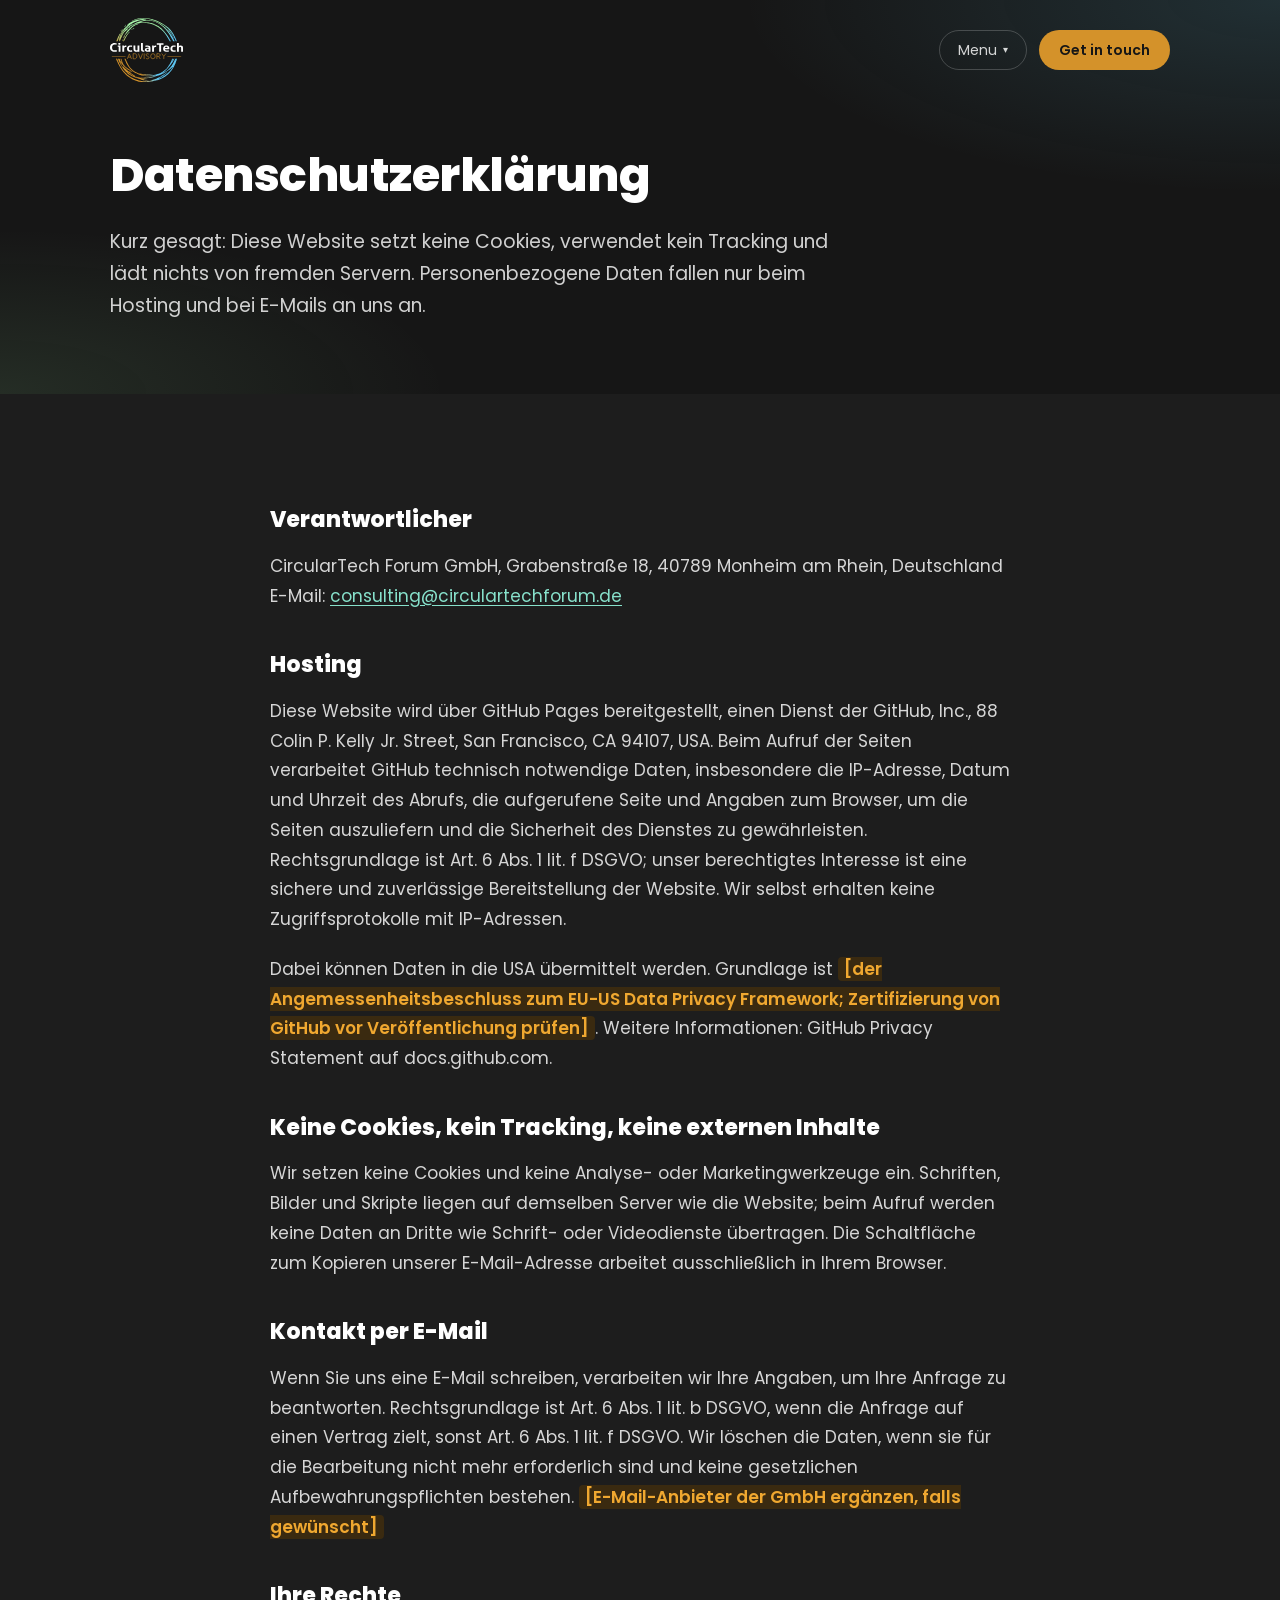
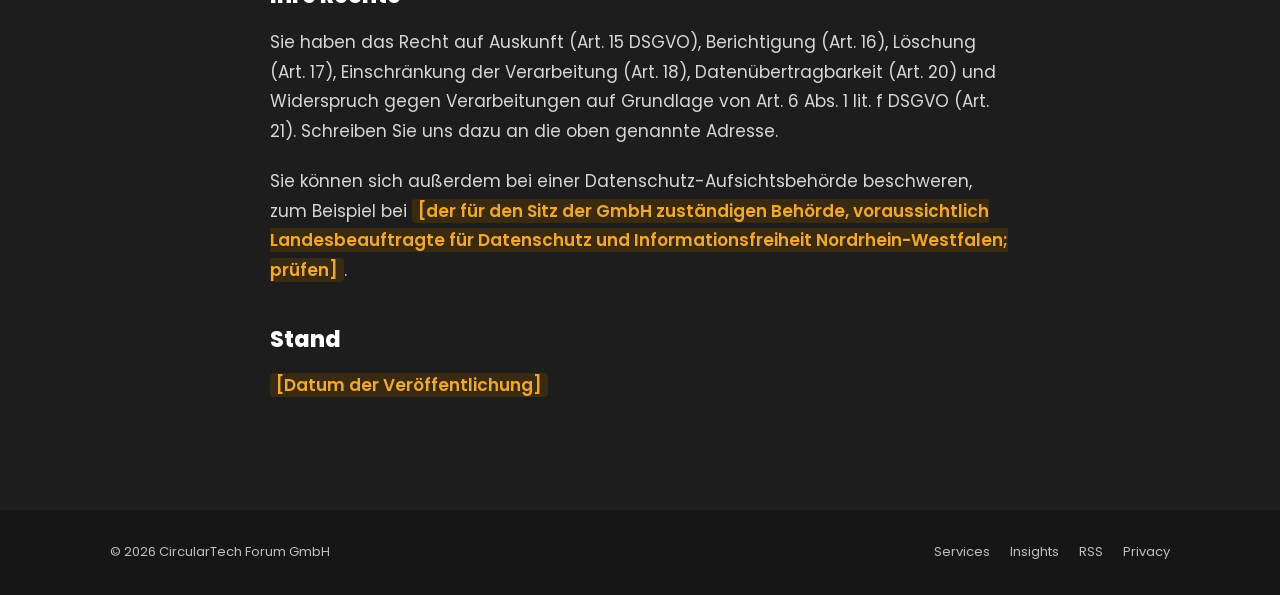
<file: datenschutz.html>
<!DOCTYPE html>
<html lang="de">
<head>
<meta charset="utf-8">
<meta name="viewport" content="width=device-width, initial-scale=1">
<meta http-equiv="Content-Security-Policy" content="default-src 'self'; script-src 'self'; style-src 'self'; img-src 'self' data:; font-src 'self'; connect-src 'none'; object-src 'none'; base-uri 'self'; form-action 'none'">
<title>Datenschutzerklärung | CircularTech Advisory</title>
<meta name="description" content="Datenschutzerklärung von CircularTech Advisory: keine Cookies, kein Tracking, Hosting über GitHub Pages.">
<meta name="theme-color" content="#161616">
<!--SITE:ROBOTS-->
<meta name="robots" content="noindex, nofollow">
<!--/SITE:ROBOTS-->
<link rel="canonical" href="https://www.circulartechadvisory.com/datenschutz.html">
<link rel="icon" href="/assets/icon.svg" type="image/svg+xml">
<link rel="stylesheet" href="/assets/fonts/fonts.css">
<link rel="stylesheet" href="/assets/css/site.css">
</head>
<body>
<a class="skip-link" href="#main-content">Zum Inhalt springen</a>
<!--SITE:BAR-->
<nav class="ctf-nav" id="nav" aria-label="Site">
  <div class="ctf-inner ctf-nav__inner">
    <a class="ctf-nav__logo" href="/"><img src="/assets/logo-advisory.svg" alt="CircularTech Advisory home" width="87" height="76"></a>
    <div class="ctf-nav__links" id="navLinks">
        <a href="/services.html">Services</a>
        <a href="/products.html">Products <span class="ctf-nav__soon">Soon</span></a>
        <a href="/insights/">Insights</a>
        <span class="ctf-nav__sep ctf-nav__sep--mobile" aria-hidden="true"></span>
        <a href="https://circulartechforum.de/" rel="noopener">CircularTech Forum <span aria-hidden="true">&#8599;</span></a>
        <div class="ctf-nav__links-contact">
          <button class="ctf-btn ctf-btn--primary" type="button" data-copy aria-describedby="copy-hint">
            <svg viewBox="0 0 24 24" fill="none" stroke="currentColor" stroke-width="2" aria-hidden="true"><rect x="9" y="9" width="13" height="13" rx="2"/><path d="M5 15H4a2 2 0 01-2-2V4a2 2 0 012-2h9a2 2 0 012 2v1"/></svg>
            <span class="ctf-btn__label">consulting@circulartechforum.de</span>
          </button>
          <a class="ctf-contact__alt" href="mailto:consulting@circulartechforum.de?subject=DPP%20Consulting%20Request">or open in mail app</a>
        </div>
    </div>
    <div class="ctf-nav__actions">
      <button class="ctf-nav__menu-btn" type="button" aria-expanded="false" aria-controls="navDropdown">Menu <span class="ctf-nav__arrow" aria-hidden="true">&#9662;</span></button>
      <div class="ctf-nav__dropdown" id="navDropdown">
        <a href="/services.html">Services</a>
        <a href="/products.html">Products <span class="ctf-nav__soon">Soon</span></a>
        <a href="/insights/">Insights</a>
        <span class="ctf-nav__sep" aria-hidden="true"></span>
        <a href="https://circulartechforum.de/" rel="noopener">CircularTech Forum <span aria-hidden="true">&#8599;</span></a>
      </div>
      <div class="ctf-nav__contact">
        <button class="ctf-nav__contact-btn" type="button" aria-expanded="false" aria-controls="navContact">Get in touch</button>
        <div class="ctf-nav__popover" id="navContact" role="dialog" aria-label="Contact options">
          <p>Tell us what you make and where your passport data lives today.</p>
          <button class="ctf-btn ctf-btn--primary" type="button" data-copy aria-describedby="copy-hint">
            <svg viewBox="0 0 24 24" fill="none" stroke="currentColor" stroke-width="2" aria-hidden="true"><rect x="9" y="9" width="13" height="13" rx="2"/><path d="M5 15H4a2 2 0 01-2-2V4a2 2 0 012-2h9a2 2 0 012 2v1"/></svg>
            <span class="ctf-btn__label">consulting@circulartechforum.de</span>
          </button>
          <a class="ctf-contact__alt" href="mailto:consulting@circulartechforum.de?subject=DPP%20Consulting%20Request">or open in mail app</a>
        </div>
      </div>
      <button class="ctf-nav__toggle" id="navToggle" type="button" aria-label="Menu" aria-expanded="false" aria-controls="navLinks"><span></span><span></span><span></span></button>
    </div>
  </div>
</nav>
<!--/SITE:BAR-->

<header class="ctf-hero ctf-hero--compact">
  <div class="ctf-inner">
    <div class="ctf-hero__body">
      <h1 class="ctf-hero__h1">Datenschutzerklärung</h1>
      <p class="ctf-hero__sub">Kurz gesagt: Diese Website setzt keine Cookies, verwendet kein Tracking und lädt nichts von fremden Servern. Personenbezogene Daten fallen nur beim Hosting und bei E-Mails an uns an.</p>
    </div>
  </div>
</header>

<main id="main-content" class="ctf-article">
  <div class="ctf-inner ctf-prose ctf-legal">
    <!-- ENTWURF: Markierte Angaben bestätigt die Partnerin; Übermittlungsgrundlage und Aufsichtsbehörde vor Veröffentlichung prüfen. -->
    <h2>Verantwortlicher</h2>
    <p>CircularTech Forum GmbH, Grabenstraße 18, 40789 Monheim am Rhein, Deutschland<br>
    E-Mail: <a href="mailto:consulting@circulartechforum.de">consulting@circulartechforum.de</a></p>

    <h2>Hosting</h2>
    <p>Diese Website wird über GitHub Pages bereitgestellt, einen Dienst der GitHub, Inc., 88 Colin P. Kelly Jr. Street, San Francisco, CA 94107, USA. Beim Aufruf der Seiten verarbeitet GitHub technisch notwendige Daten, insbesondere die IP-Adresse, Datum und Uhrzeit des Abrufs, die aufgerufene Seite und Angaben zum Browser, um die Seiten auszuliefern und die Sicherheit des Dienstes zu gewährleisten. Rechtsgrundlage ist Art. 6 Abs. 1 lit. f DSGVO; unser berechtigtes Interesse ist eine sichere und zuverlässige Bereitstellung der Website. Wir selbst erhalten keine Zugriffsprotokolle mit IP-Adressen.</p>
    <p>Dabei können Daten in die USA übermittelt werden. Grundlage ist <span class="ctf-placeholder">[der Angemessenheitsbeschluss zum EU-US Data Privacy Framework; Zertifizierung von GitHub vor Veröffentlichung prüfen]</span>. Weitere Informationen: GitHub Privacy Statement auf docs.github.com.</p>

    <h2>Keine Cookies, kein Tracking, keine externen Inhalte</h2>
    <p>Wir setzen keine Cookies und keine Analyse- oder Marketingwerkzeuge ein. Schriften, Bilder und Skripte liegen auf demselben Server wie die Website; beim Aufruf werden keine Daten an Dritte wie Schrift- oder Videodienste übertragen. Die Schaltfläche zum Kopieren unserer E-Mail-Adresse arbeitet ausschließlich in Ihrem Browser.</p>

    <h2>Kontakt per E-Mail</h2>
    <p>Wenn Sie uns eine E-Mail schreiben, verarbeiten wir Ihre Angaben, um Ihre Anfrage zu beantworten. Rechtsgrundlage ist Art. 6 Abs. 1 lit. b DSGVO, wenn die Anfrage auf einen Vertrag zielt, sonst Art. 6 Abs. 1 lit. f DSGVO. Wir löschen die Daten, wenn sie für die Bearbeitung nicht mehr erforderlich sind und keine gesetzlichen Aufbewahrungspflichten bestehen. <span class="ctf-placeholder">[E-Mail-Anbieter der GmbH ergänzen, falls gewünscht]</span></p>

    <h2>Ihre Rechte</h2>
    <p>Sie haben das Recht auf Auskunft (Art. 15 DSGVO), Berichtigung (Art. 16), Löschung (Art. 17), Einschränkung der Verarbeitung (Art. 18), Datenübertragbarkeit (Art. 20) und Widerspruch gegen Verarbeitungen auf Grundlage von Art. 6 Abs. 1 lit. f DSGVO (Art. 21). Schreiben Sie uns dazu an die oben genannte Adresse.</p>
    <p>Sie können sich außerdem bei einer Datenschutz-Aufsichtsbehörde beschweren, zum Beispiel bei <span class="ctf-placeholder">[der für den Sitz der GmbH zuständigen Behörde, voraussichtlich Landesbeauftragte für Datenschutz und Informationsfreiheit Nordrhein-Westfalen; prüfen]</span>.</p>

    <h2>Stand</h2>
    <p><span class="ctf-placeholder">[Datum der Veröffentlichung]</span></p>
  </div>
</main>

<!--SITE:FOOTER-->
<footer class="ctf-footer">
  <div class="ctf-inner">
    <p>&copy; <span data-year>2026</span> CircularTech Forum GmbH</p>
    <nav aria-label="Footer">
      <a href="/services.html">Services</a>
      <a href="/insights/">Insights</a>
      <a href="/feed.xml">RSS</a>
      <a href="https://circulartechforum.de/privacy-policy/" rel="noopener">Privacy</a>
    </nav>
  </div>
</footer>
<p class="visually-hidden" id="copy-hint">Copies the email address to your clipboard.</p>
<p class="visually-hidden" id="copy-status" role="status" aria-live="polite"></p>
<!--/SITE:FOOTER-->
<script src="/assets/js/site.js" defer></script>
</body>
</html>
</file>
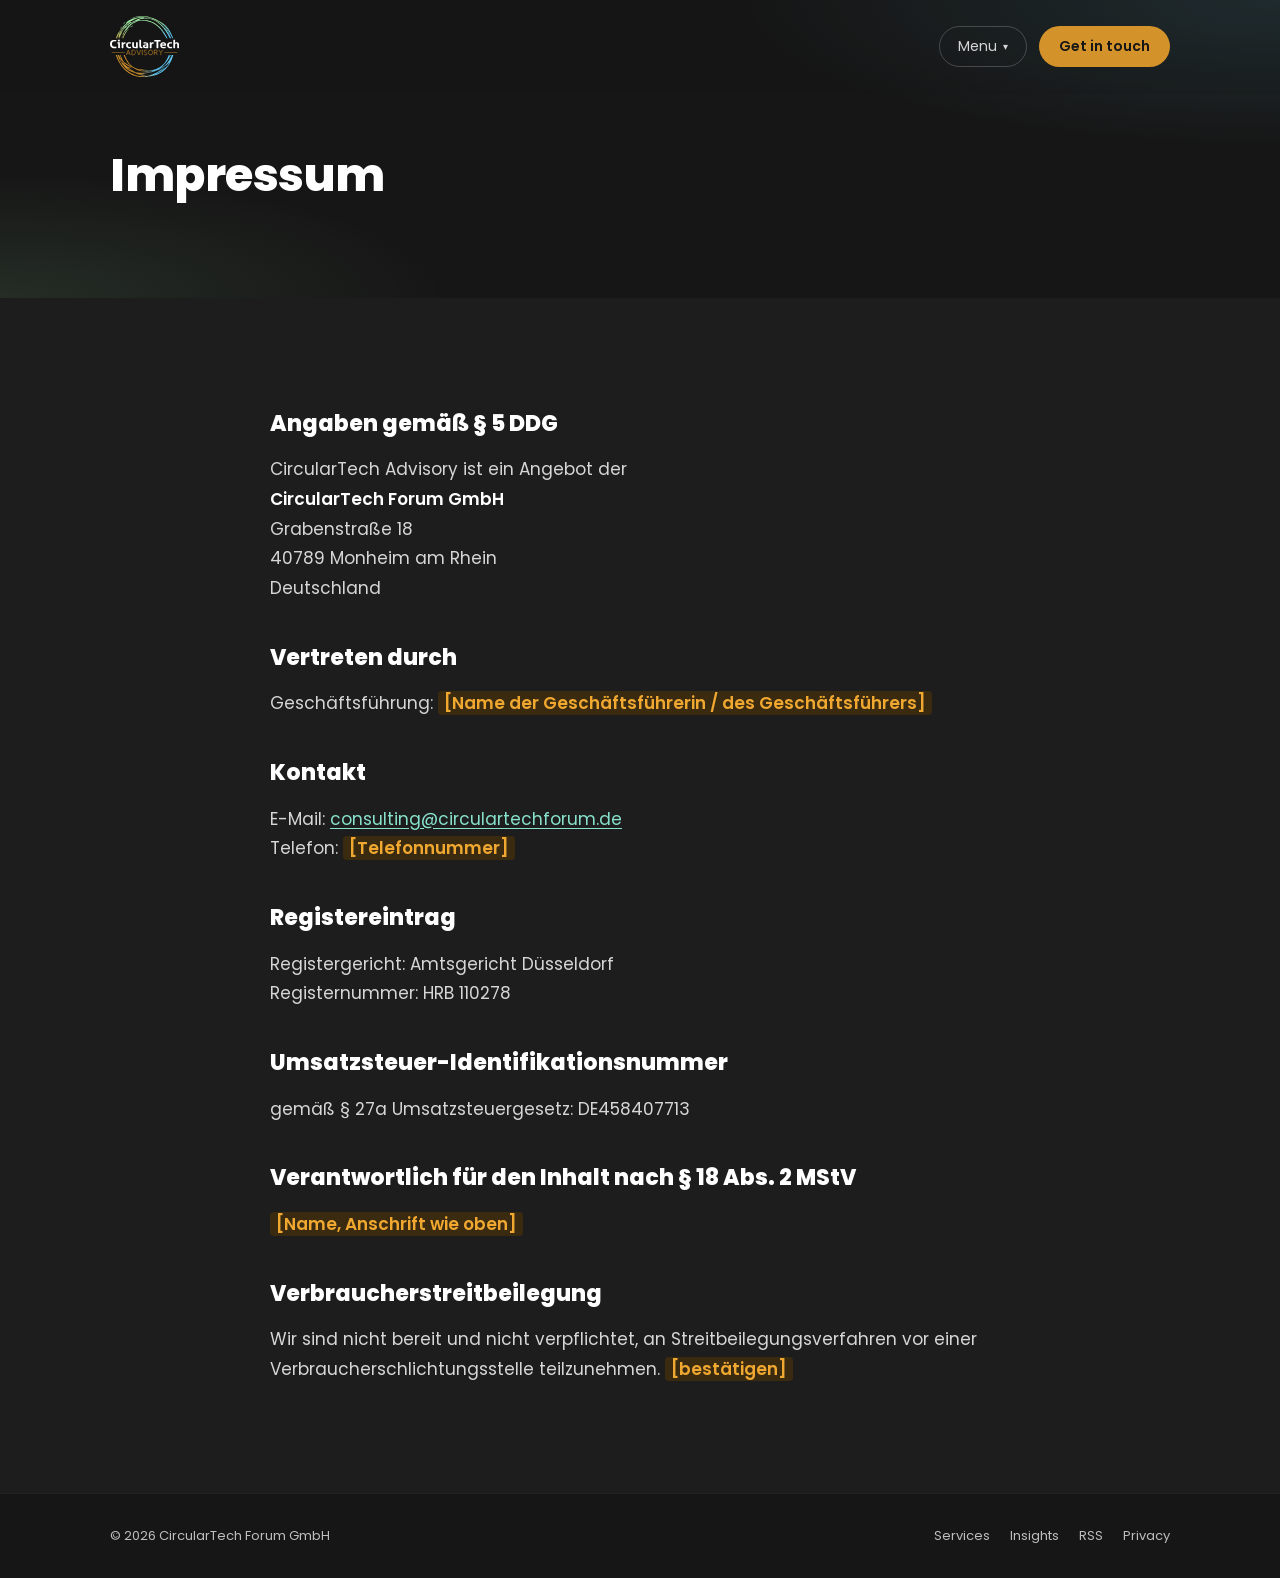
<file: impressum.html>
<!DOCTYPE html>
<html lang="de">
<head>
<meta charset="utf-8">
<meta name="viewport" content="width=device-width, initial-scale=1">
<meta http-equiv="Content-Security-Policy" content="default-src 'self'; script-src 'self'; style-src 'self'; img-src 'self' data:; font-src 'self'; connect-src 'none'; object-src 'none'; base-uri 'self'; form-action 'none'">
<title>Impressum | CircularTech Advisory</title>
<meta name="description" content="Impressum von CircularTech Advisory, einem Angebot der CircularTech Forum GmbH.">
<meta name="theme-color" content="#161616">
<!--SITE:ROBOTS-->
<meta name="robots" content="noindex, nofollow">
<!--/SITE:ROBOTS-->
<link rel="canonical" href="https://www.circulartechadvisory.com/impressum.html">
<link rel="icon" href="/assets/icon.svg" type="image/svg+xml">
<link rel="stylesheet" href="/assets/fonts/fonts.css">
<link rel="stylesheet" href="/assets/css/site.css">
</head>
<body>
<a class="skip-link" href="#main-content">Zum Inhalt springen</a>
<!--SITE:BAR-->
<nav class="ctf-nav" id="nav" aria-label="Site">
  <div class="ctf-inner ctf-nav__inner">
    <a class="ctf-nav__logo" href="/"><img src="/assets/logo-advisory.svg" alt="CircularTech Advisory home" width="87" height="76"></a>
    <div class="ctf-nav__links" id="navLinks">
        <a href="/services.html">Services</a>
        <a href="/products.html">Products <span class="ctf-nav__soon">Soon</span></a>
        <a href="/insights/">Insights</a>
        <span class="ctf-nav__sep ctf-nav__sep--mobile" aria-hidden="true"></span>
        <a href="https://circulartechforum.de/" rel="noopener">CircularTech Forum <span aria-hidden="true">&#8599;</span></a>
        <div class="ctf-nav__links-contact">
          <button class="ctf-btn ctf-btn--primary" type="button" data-copy aria-describedby="copy-hint">
            <svg viewBox="0 0 24 24" fill="none" stroke="currentColor" stroke-width="2" aria-hidden="true"><rect x="9" y="9" width="13" height="13" rx="2"/><path d="M5 15H4a2 2 0 01-2-2V4a2 2 0 012-2h9a2 2 0 012 2v1"/></svg>
            <span class="ctf-btn__label">consulting@circulartechforum.de</span>
          </button>
          <a class="ctf-contact__alt" href="mailto:consulting@circulartechforum.de?subject=DPP%20Consulting%20Request">or open in mail app</a>
        </div>
    </div>
    <div class="ctf-nav__actions">
      <button class="ctf-nav__menu-btn" type="button" aria-expanded="false" aria-controls="navDropdown">Menu <span class="ctf-nav__arrow" aria-hidden="true">&#9662;</span></button>
      <div class="ctf-nav__dropdown" id="navDropdown">
        <a href="/services.html">Services</a>
        <a href="/products.html">Products <span class="ctf-nav__soon">Soon</span></a>
        <a href="/insights/">Insights</a>
        <span class="ctf-nav__sep" aria-hidden="true"></span>
        <a href="https://circulartechforum.de/" rel="noopener">CircularTech Forum <span aria-hidden="true">&#8599;</span></a>
      </div>
      <div class="ctf-nav__contact">
        <button class="ctf-nav__contact-btn" type="button" aria-expanded="false" aria-controls="navContact">Get in touch</button>
        <div class="ctf-nav__popover" id="navContact" role="dialog" aria-label="Contact options">
          <p>Tell us what you make and where your passport data lives today.</p>
          <button class="ctf-btn ctf-btn--primary" type="button" data-copy aria-describedby="copy-hint">
            <svg viewBox="0 0 24 24" fill="none" stroke="currentColor" stroke-width="2" aria-hidden="true"><rect x="9" y="9" width="13" height="13" rx="2"/><path d="M5 15H4a2 2 0 01-2-2V4a2 2 0 012-2h9a2 2 0 012 2v1"/></svg>
            <span class="ctf-btn__label">consulting@circulartechforum.de</span>
          </button>
          <a class="ctf-contact__alt" href="mailto:consulting@circulartechforum.de?subject=DPP%20Consulting%20Request">or open in mail app</a>
        </div>
      </div>
      <button class="ctf-nav__toggle" id="navToggle" type="button" aria-label="Menu" aria-expanded="false" aria-controls="navLinks"><span></span><span></span><span></span></button>
    </div>
  </div>
</nav>
<!--/SITE:BAR-->

<header class="ctf-hero ctf-hero--compact">
  <div class="ctf-inner">
    <div class="ctf-hero__body">
      <h1 class="ctf-hero__h1">Impressum</h1>
    </div>
  </div>
</header>

<main id="main-content" class="ctf-article">
  <div class="ctf-inner ctf-prose ctf-legal">
    <!-- ENTWURF: Alle markierten Angaben bestätigt die Partnerin, bevor die Seite verlinkt wird (LEGAL_CONFIRMED in build.ts). -->
    <h2>Angaben gemäß § 5 DDG</h2>
    <p>CircularTech Advisory ist ein Angebot der<br>
    <strong>CircularTech Forum GmbH</strong><br>
    Grabenstraße 18<br>
    40789 Monheim am Rhein<br>
    Deutschland</p>

    <h2>Vertreten durch</h2>
    <p>Geschäftsführung: <span class="ctf-placeholder">[Name der Geschäftsführerin / des Geschäftsführers]</span></p>

    <h2>Kontakt</h2>
    <p>E-Mail: <a href="mailto:consulting@circulartechforum.de">consulting@circulartechforum.de</a><br>
    Telefon: <span class="ctf-placeholder">[Telefonnummer]</span></p>

    <h2>Registereintrag</h2>
    <p>Registergericht: Amtsgericht Düsseldorf<br>
    Registernummer: HRB 110278</p>

    <h2>Umsatzsteuer-Identifikationsnummer</h2>
    <p>gemäß § 27a Umsatzsteuergesetz: DE458407713</p>

    <h2>Verantwortlich für den Inhalt nach § 18 Abs. 2 MStV</h2>
    <p><span class="ctf-placeholder">[Name, Anschrift wie oben]</span></p>

    <h2>Verbraucherstreitbeilegung</h2>
    <p>Wir sind nicht bereit und nicht verpflichtet, an Streitbeilegungsverfahren vor einer Verbraucherschlichtungsstelle teilzunehmen. <span class="ctf-placeholder">[bestätigen]</span></p>
  </div>
</main>

<!--SITE:FOOTER-->
<footer class="ctf-footer">
  <div class="ctf-inner">
    <p>&copy; <span data-year>2026</span> CircularTech Forum GmbH</p>
    <nav aria-label="Footer">
      <a href="/services.html">Services</a>
      <a href="/insights/">Insights</a>
      <a href="/feed.xml">RSS</a>
      <a href="https://circulartechforum.de/privacy-policy/" rel="noopener">Privacy</a>
    </nav>
  </div>
</footer>
<p class="visually-hidden" id="copy-hint">Copies the email address to your clipboard.</p>
<p class="visually-hidden" id="copy-status" role="status" aria-live="polite"></p>
<!--/SITE:FOOTER-->
<script src="/assets/js/site.js" defer></script>
</body>
</html>
</file>
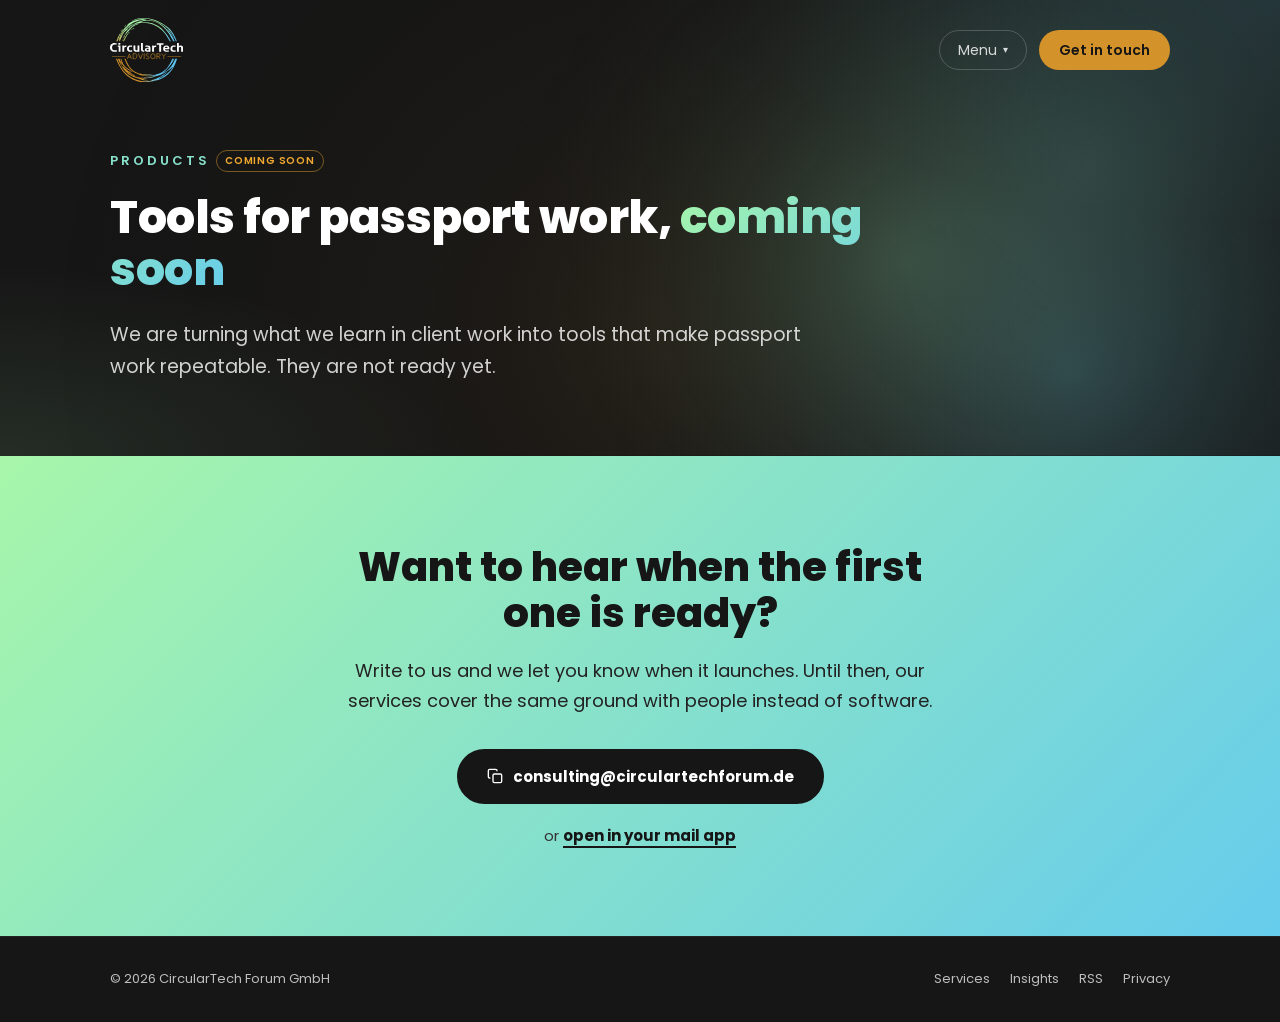
<file: products.html>
<!DOCTYPE html>
<html lang="en">
<head>
<meta charset="utf-8">
<meta name="viewport" content="width=device-width, initial-scale=1">
<meta http-equiv="Content-Security-Policy" content="default-src 'self'; script-src 'self'; style-src 'self'; img-src 'self' data:; font-src 'self'; connect-src 'none'; object-src 'none'; base-uri 'self'; form-action 'none'">
<title>Products | CircularTech Advisory</title>
<meta name="description" content="CircularTech Advisory is building tools for Digital Product Passport work. Coming soon.">
<meta name="robots" content="noindex">
<meta name="theme-color" content="#161616">
<link rel="canonical" href="https://www.circulartechadvisory.com/products.html">
<meta property="og:type" content="website">
<meta property="og:site_name" content="CircularTech Advisory">
<meta property="og:title" content="Products | CircularTech Advisory">
<meta property="og:description" content="CircularTech Advisory is building tools for Digital Product Passport work. Coming soon.">
<meta property="og:url" content="https://www.circulartechadvisory.com/products.html">
<meta property="og:image" content="https://www.circulartechadvisory.com/assets/images/og-default.png">
<meta name="twitter:card" content="summary_large_image">
<link rel="icon" href="/assets/icon.svg" type="image/svg+xml">
<link rel="alternate" type="application/rss+xml" title="CircularTech Advisory insights" href="/feed.xml">
<link rel="stylesheet" href="/assets/fonts/fonts.css">
<link rel="stylesheet" href="/assets/css/site.css">
</head>
<body>
<a class="skip-link" href="#main-content">Skip to main content</a>
<!--SITE:BAR-->
<nav class="ctf-nav" id="nav" aria-label="Site">
  <div class="ctf-inner ctf-nav__inner">
    <a class="ctf-nav__logo" href="/"><img src="/assets/logo-advisory.svg" alt="CircularTech Advisory home" width="87" height="76"></a>
    <div class="ctf-nav__links" id="navLinks">
        <a href="/services.html">Services</a>
        <a href="/products.html" aria-current="page">Products <span class="ctf-nav__soon">Soon</span></a>
        <a href="/insights/">Insights</a>
        <span class="ctf-nav__sep ctf-nav__sep--mobile" aria-hidden="true"></span>
        <a href="https://circulartechforum.de/" rel="noopener">CircularTech Forum <span aria-hidden="true">&#8599;</span></a>
        <div class="ctf-nav__links-contact">
          <button class="ctf-btn ctf-btn--primary" type="button" data-copy aria-describedby="copy-hint">
            <svg viewBox="0 0 24 24" fill="none" stroke="currentColor" stroke-width="2" aria-hidden="true"><rect x="9" y="9" width="13" height="13" rx="2"/><path d="M5 15H4a2 2 0 01-2-2V4a2 2 0 012-2h9a2 2 0 012 2v1"/></svg>
            <span class="ctf-btn__label">consulting@circulartechforum.de</span>
          </button>
          <a class="ctf-contact__alt" href="mailto:consulting@circulartechforum.de?subject=DPP%20Consulting%20Request">or open in mail app</a>
        </div>
    </div>
    <div class="ctf-nav__actions">
      <button class="ctf-nav__menu-btn" type="button" aria-expanded="false" aria-controls="navDropdown">Menu <span class="ctf-nav__arrow" aria-hidden="true">&#9662;</span></button>
      <div class="ctf-nav__dropdown" id="navDropdown">
        <a href="/services.html">Services</a>
        <a href="/products.html" aria-current="page">Products <span class="ctf-nav__soon">Soon</span></a>
        <a href="/insights/">Insights</a>
        <span class="ctf-nav__sep" aria-hidden="true"></span>
        <a href="https://circulartechforum.de/" rel="noopener">CircularTech Forum <span aria-hidden="true">&#8599;</span></a>
      </div>
      <div class="ctf-nav__contact">
        <button class="ctf-nav__contact-btn" type="button" aria-expanded="false" aria-controls="navContact">Get in touch</button>
        <div class="ctf-nav__popover" id="navContact" role="dialog" aria-label="Contact options">
          <p>Tell us what you make and where your passport data lives today.</p>
          <button class="ctf-btn ctf-btn--primary" type="button" data-copy aria-describedby="copy-hint">
            <svg viewBox="0 0 24 24" fill="none" stroke="currentColor" stroke-width="2" aria-hidden="true"><rect x="9" y="9" width="13" height="13" rx="2"/><path d="M5 15H4a2 2 0 01-2-2V4a2 2 0 012-2h9a2 2 0 012 2v1"/></svg>
            <span class="ctf-btn__label">consulting@circulartechforum.de</span>
          </button>
          <a class="ctf-contact__alt" href="mailto:consulting@circulartechforum.de?subject=DPP%20Consulting%20Request">or open in mail app</a>
        </div>
      </div>
      <button class="ctf-nav__toggle" id="navToggle" type="button" aria-label="Menu" aria-expanded="false" aria-controls="navLinks"><span></span><span></span><span></span></button>
    </div>
  </div>
</nav>
<!--/SITE:BAR-->

<header class="ctf-hero ctf-hero--compact">
  <div class="ctf-hero__art" data-anim="drift" aria-hidden="true"></div>
  <div class="ctf-inner">
    <div class="ctf-hero__body" id="main-content">
      <p class="ctf-hero__pre">Products <span class="ctf-nav__soon">Coming soon</span></p>
      <h1 class="ctf-hero__h1">Tools for passport work, <span>coming soon</span></h1>
      <p class="ctf-hero__sub">We are turning what we learn in client work into tools that make passport work repeatable. They are not ready yet.</p>
    </div>
  </div>
</header>

<main>
  <section class="ctf-cta" aria-labelledby="cta-h2">
    <div class="ctf-inner">
      <h2 class="ctf-cta__h2" id="cta-h2">Want to hear when the first one is ready?</h2>
      <p class="ctf-cta__body">Write to us and we let you know when it launches. Until then, our services cover the same ground with people instead of software.</p>
      <button class="ctf-btn ctf-btn--dark" type="button" data-copy aria-describedby="copy-hint">
        <svg viewBox="0 0 24 24" fill="none" stroke="currentColor" stroke-width="2" aria-hidden="true"><rect x="9" y="9" width="13" height="13" rx="2"/><path d="M5 15H4a2 2 0 01-2-2V4a2 2 0 012-2h9a2 2 0 012 2v1"/></svg>
        <span class="ctf-btn__label">consulting@circulartechforum.de</span>
      </button>
      <p class="ctf-cta__email">or <a href="mailto:consulting@circulartechforum.de?subject=Products">open in your mail app</a></p>
    </div>
  </section>
</main>

<!--SITE:FOOTER-->
<footer class="ctf-footer">
  <div class="ctf-inner">
    <p>&copy; <span data-year>2026</span> CircularTech Forum GmbH</p>
    <nav aria-label="Footer">
      <a href="/services.html">Services</a>
      <a href="/insights/">Insights</a>
      <a href="/feed.xml">RSS</a>
      <a href="https://circulartechforum.de/privacy-policy/" rel="noopener">Privacy</a>
    </nav>
  </div>
</footer>
<p class="visually-hidden" id="copy-hint">Copies the email address to your clipboard.</p>
<p class="visually-hidden" id="copy-status" role="status" aria-live="polite"></p>
<!--/SITE:FOOTER-->
<script src="/assets/js/site.js" defer></script>
<script src="/assets/js/hero-anim.js" defer></script>
</body>
</html>
</file>
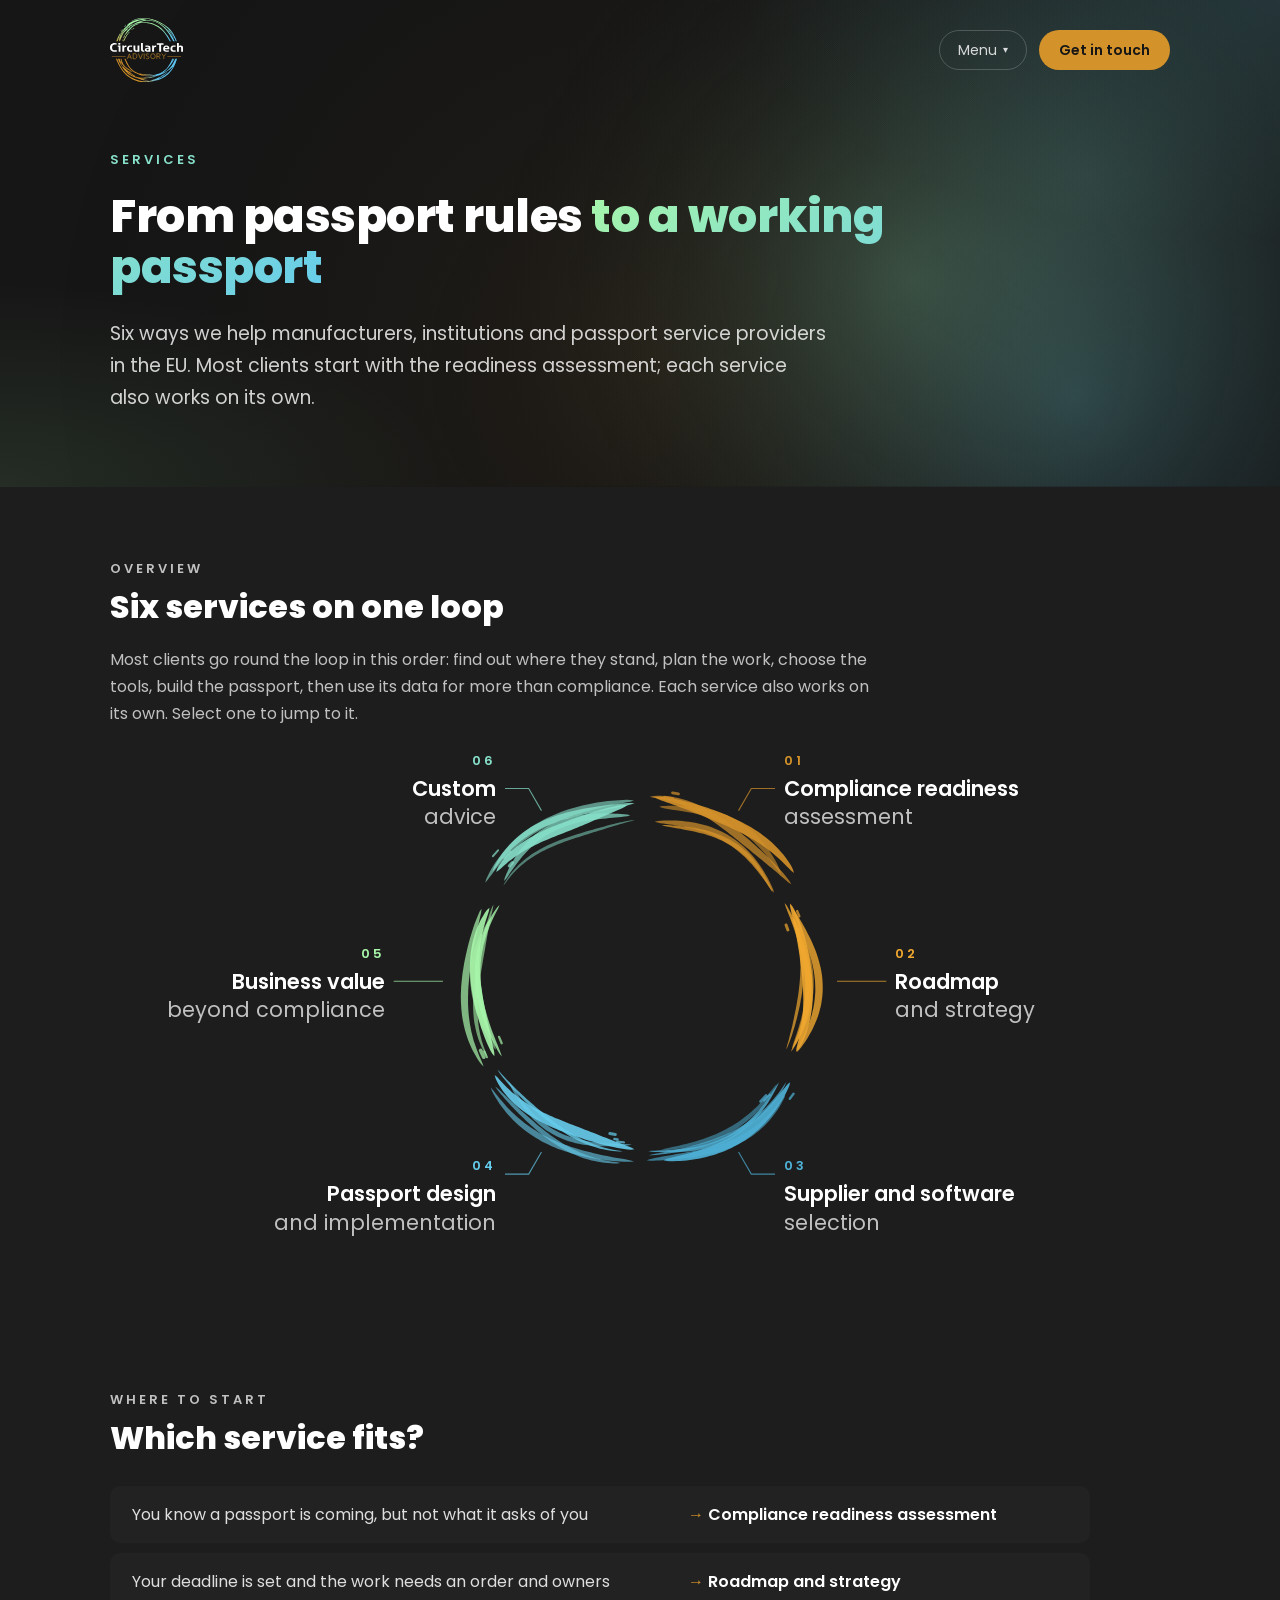
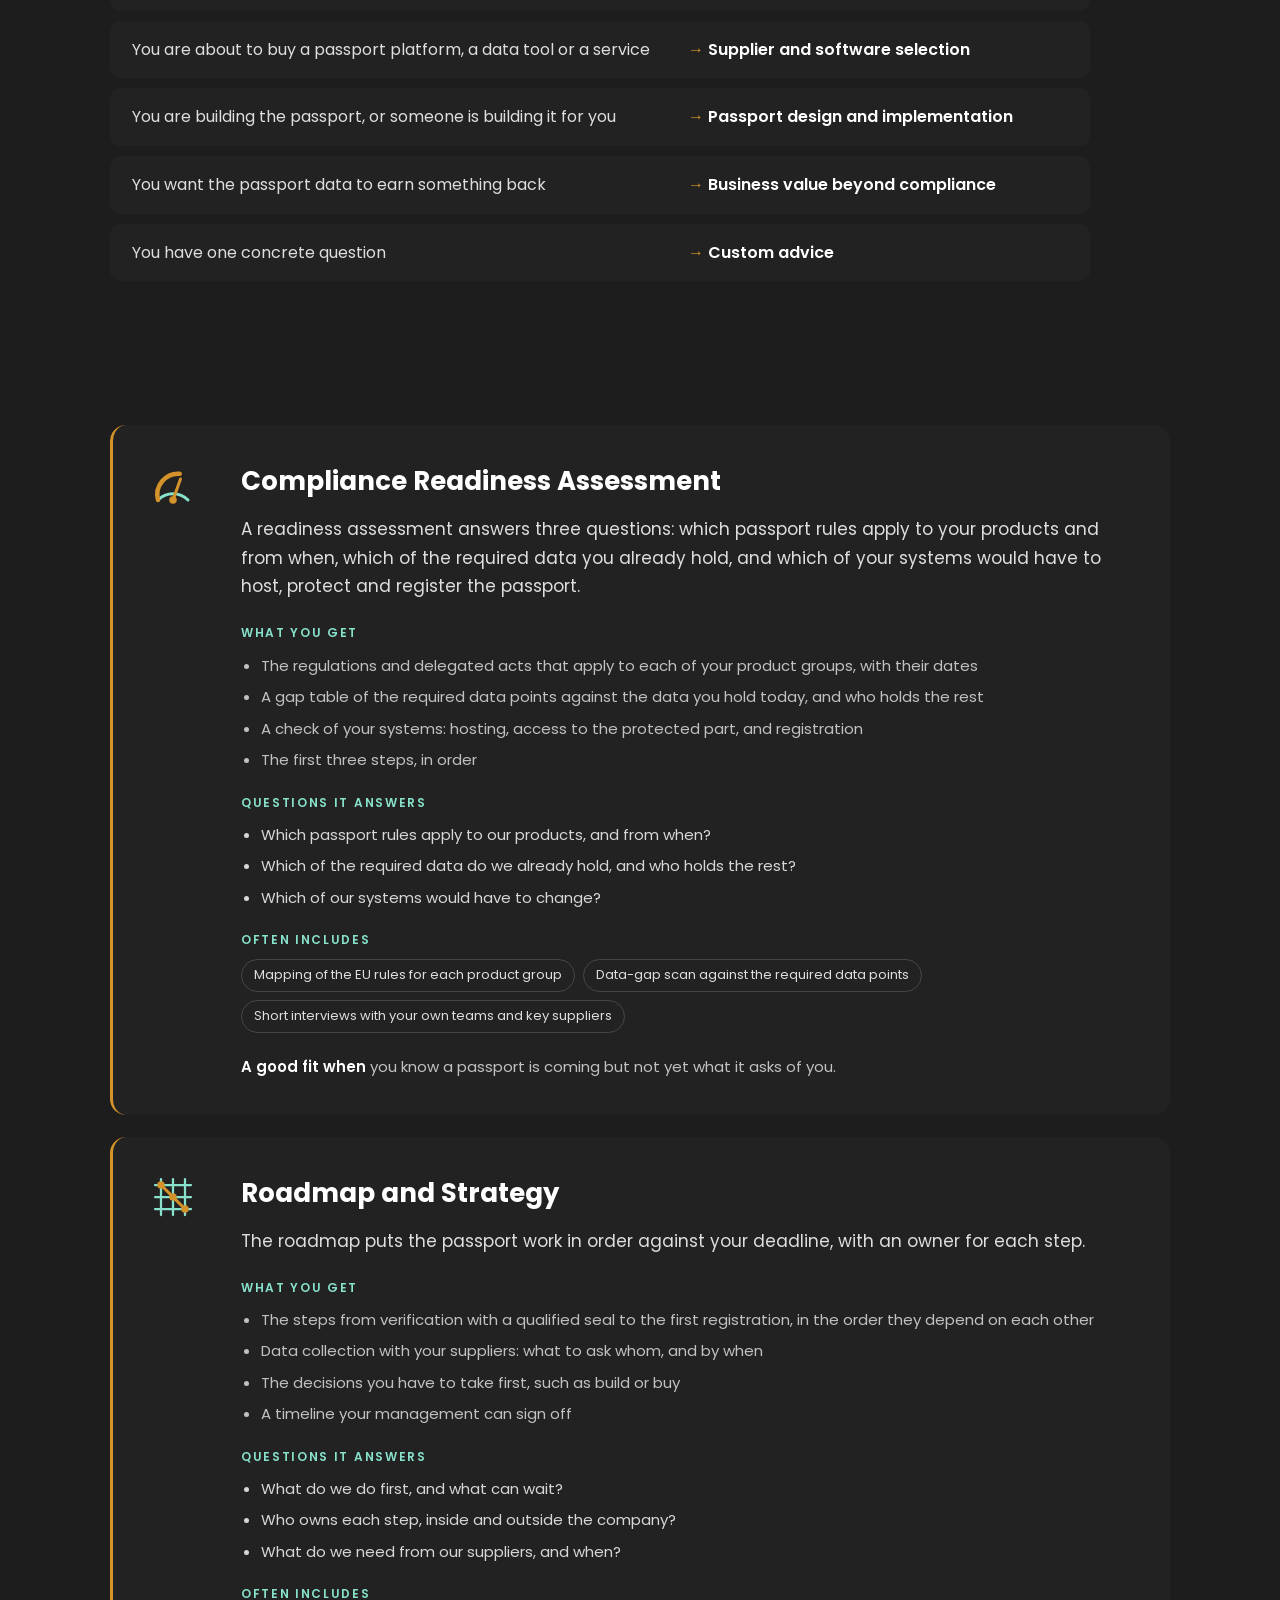
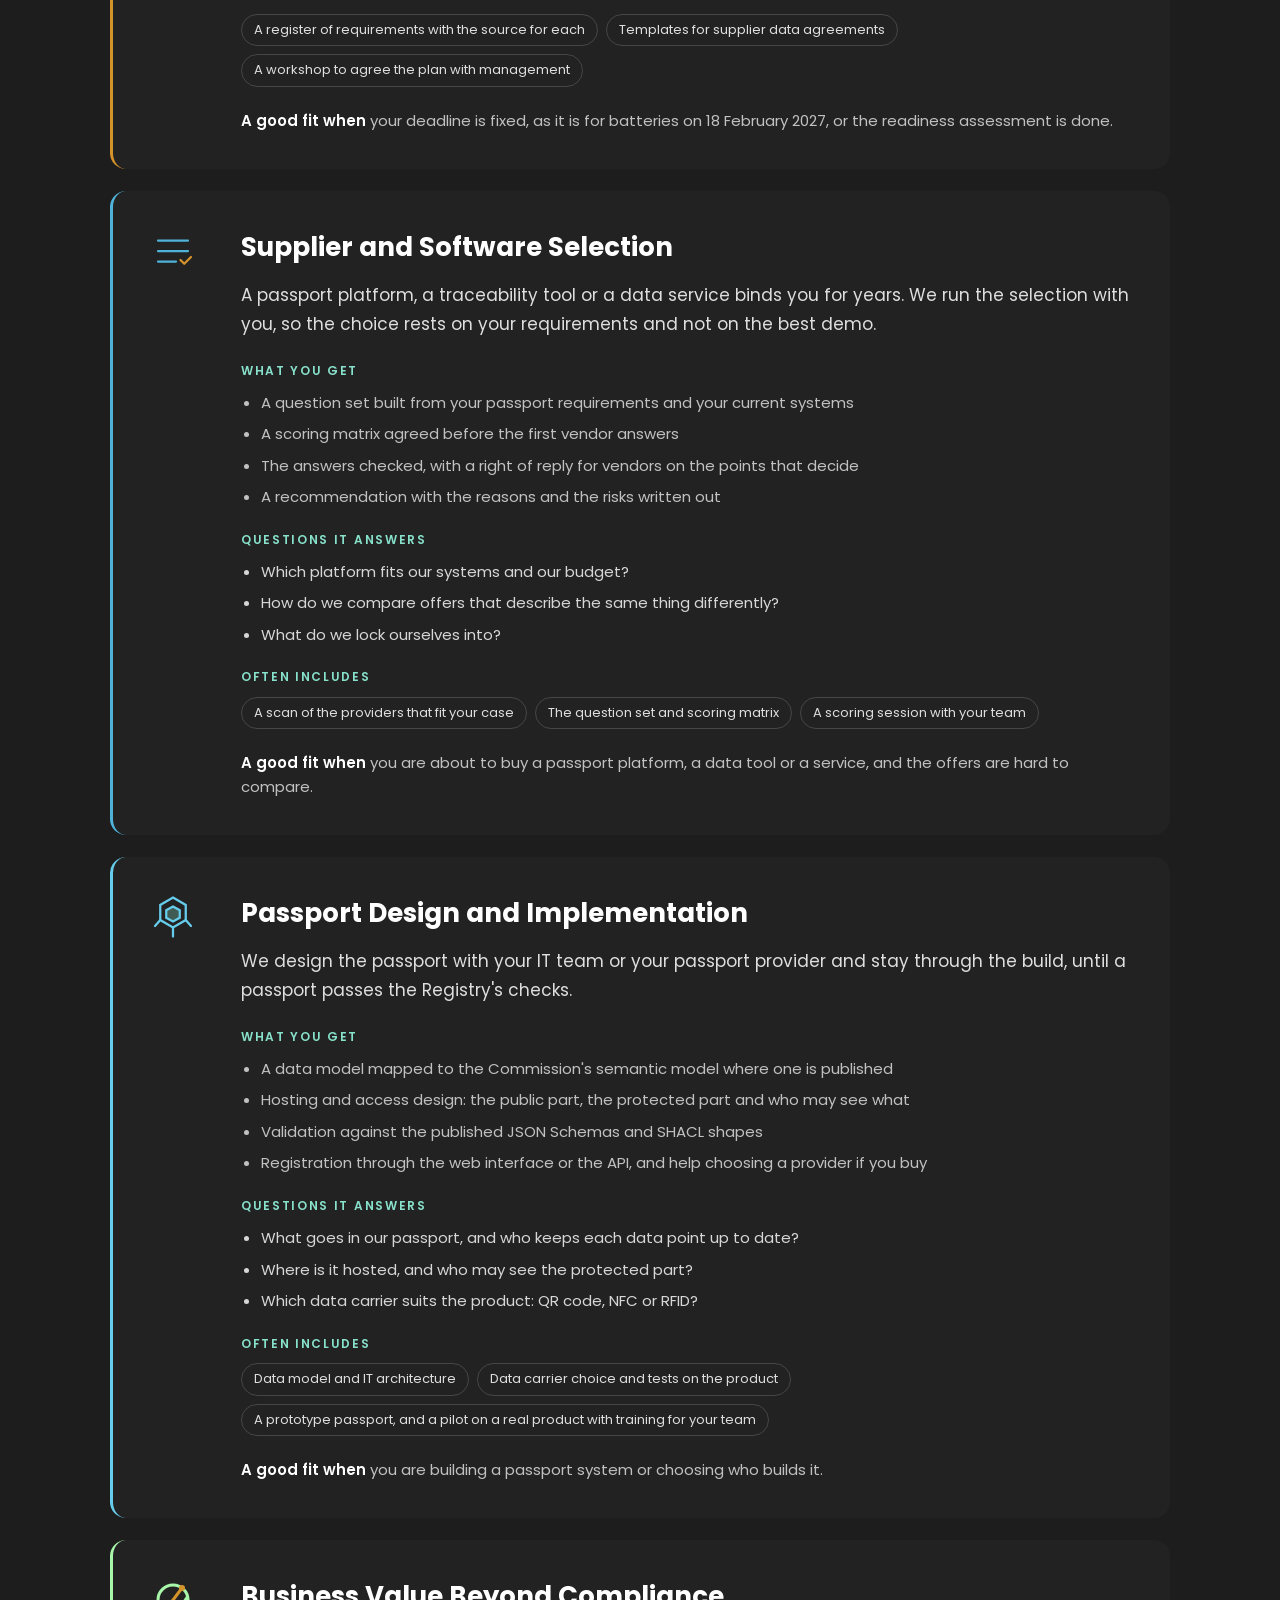
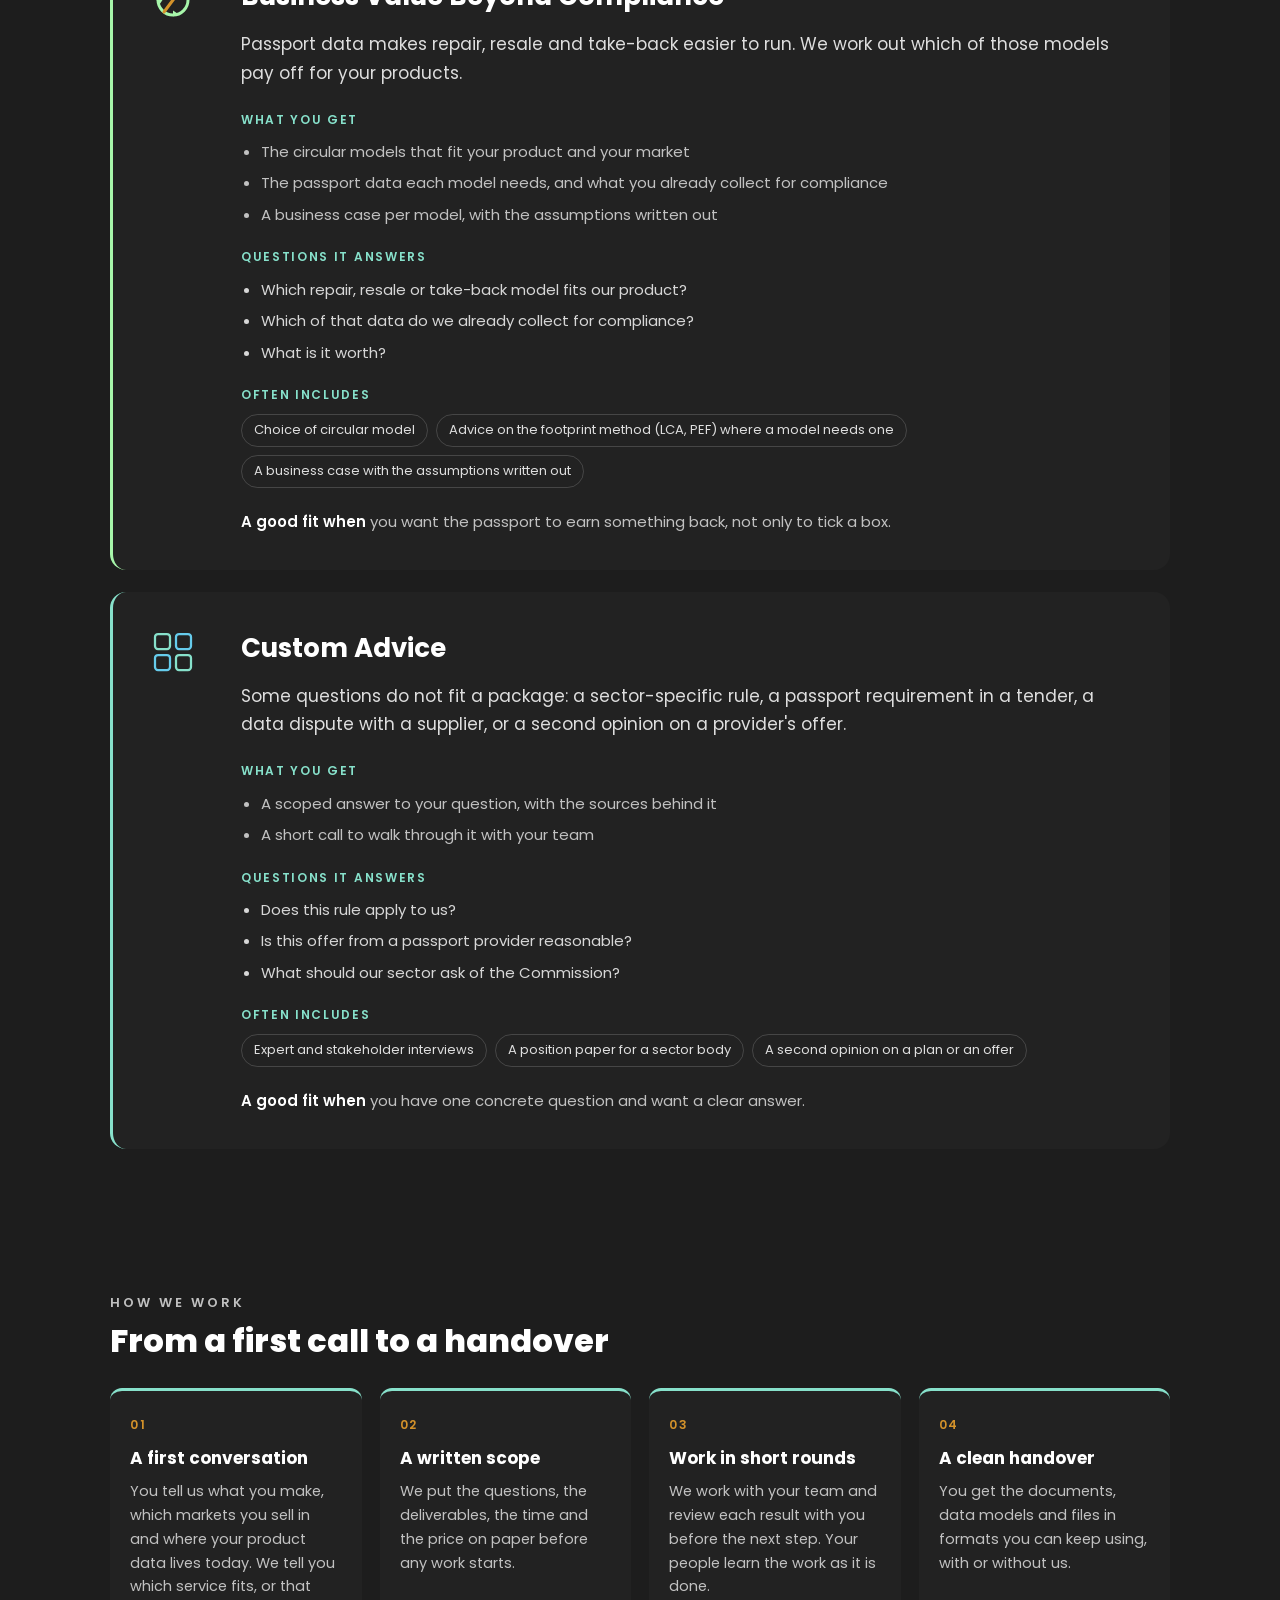
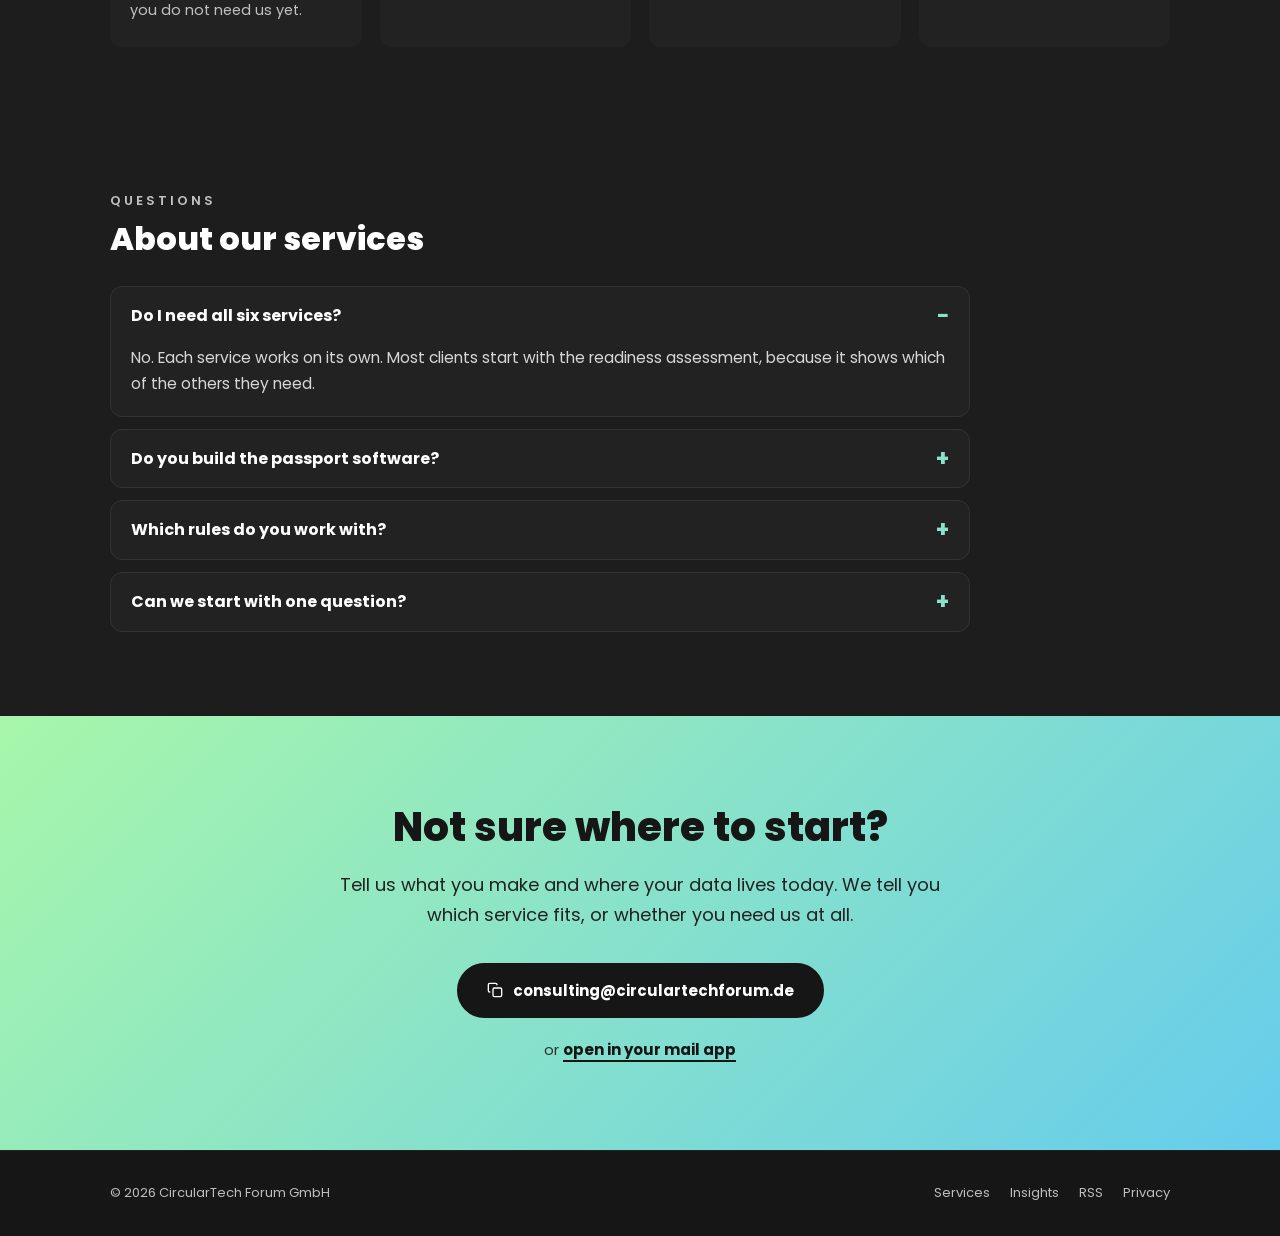
<file: services.html>
<!DOCTYPE html>
<html lang="en">
<head>
<meta charset="utf-8">
<meta name="viewport" content="width=device-width, initial-scale=1">
<meta http-equiv="Content-Security-Policy" content="default-src 'self'; script-src 'self'; style-src 'self'; img-src 'self' data:; font-src 'self'; connect-src 'none'; object-src 'none'; base-uri 'self'; form-action 'none'">
<title>Services | CircularTech Advisory</title>
<meta name="description" content="Six DPP consulting services from CircularTech Advisory: compliance readiness assessment, roadmap and strategy, supplier and software selection, passport design and implementation, business value beyond compliance, and custom advice.">
<meta name="theme-color" content="#161616">
<link rel="canonical" href="https://www.circulartechadvisory.com/services.html">
<meta property="og:type" content="website">
<meta property="og:site_name" content="CircularTech Advisory">
<meta property="og:title" content="Services | CircularTech Advisory">
<meta property="og:description" content="Six DPP consulting services from CircularTech Advisory: compliance readiness assessment, roadmap and strategy, supplier and software selection, passport design and implementation, business value beyond compliance, and custom advice.">
<meta property="og:url" content="https://www.circulartechadvisory.com/services.html">
<meta property="og:image" content="https://www.circulartechadvisory.com/assets/images/og-default.png">
<meta name="twitter:card" content="summary_large_image">
<link rel="icon" href="/assets/icon.svg" type="image/svg+xml">
<link rel="alternate" type="application/rss+xml" title="CircularTech Advisory insights" href="/feed.xml">
<link rel="stylesheet" href="/assets/fonts/fonts.css">
<link rel="stylesheet" href="/assets/css/site.css">
<script type="application/ld+json">
{
  "@context": "https://schema.org",
  "@type": "FAQPage",
  "mainEntity": [
    {
      "@type": "Question",
      "name": "Do I need all six services?",
      "acceptedAnswer": {
        "@type": "Answer",
        "text": "No. Each service works on its own. Most clients start with the readiness assessment, because it shows which of the others they need."
      }
    },
    {
      "@type": "Question",
      "name": "Do you build the passport software?",
      "acceptedAnswer": {
        "@type": "Answer",
        "text": "We design the passport and stay with your IT team or your passport provider through the build, until a passport passes the Registry's checks. For tests we build prototypes; the production system is built and run by you or your provider."
      }
    },
    {
      "@type": "Question",
      "name": "Which rules do you work with?",
      "acceptedAnswer": {
        "@type": "Answer",
        "text": "The Ecodesign for Sustainable Products Regulation and the product rules adopted under it, the Battery Regulation, and the EU Digital Product Passport Registry. For a sector rule we have not worked with yet, we say so before we start."
      }
    },
    {
      "@type": "Question",
      "name": "Can we start with one question?",
      "acceptedAnswer": {
        "@type": "Answer",
        "text": "Yes. That is what custom advice is for: a scoped answer to one question, with the sources behind it."
      }
    }
  ]
}
</script>
</head>
<body>
<a class="skip-link" href="#main-content">Skip to main content</a>
<!--SITE:BAR-->
<nav class="ctf-nav" id="nav" aria-label="Site">
  <div class="ctf-inner ctf-nav__inner">
    <a class="ctf-nav__logo" href="/"><img src="/assets/logo-advisory.svg" alt="CircularTech Advisory home" width="87" height="76"></a>
    <div class="ctf-nav__links" id="navLinks">
        <a href="/services.html" aria-current="page">Services</a>
        <a href="/products.html">Products <span class="ctf-nav__soon">Soon</span></a>
        <a href="/insights/">Insights</a>
        <span class="ctf-nav__sep ctf-nav__sep--mobile" aria-hidden="true"></span>
        <a href="https://circulartechforum.de/" rel="noopener">CircularTech Forum <span aria-hidden="true">&#8599;</span></a>
        <div class="ctf-nav__links-contact">
          <button class="ctf-btn ctf-btn--primary" type="button" data-copy aria-describedby="copy-hint">
            <svg viewBox="0 0 24 24" fill="none" stroke="currentColor" stroke-width="2" aria-hidden="true"><rect x="9" y="9" width="13" height="13" rx="2"/><path d="M5 15H4a2 2 0 01-2-2V4a2 2 0 012-2h9a2 2 0 012 2v1"/></svg>
            <span class="ctf-btn__label">consulting@circulartechforum.de</span>
          </button>
          <a class="ctf-contact__alt" href="mailto:consulting@circulartechforum.de?subject=DPP%20Consulting%20Request">or open in mail app</a>
        </div>
    </div>
    <div class="ctf-nav__actions">
      <button class="ctf-nav__menu-btn" type="button" aria-expanded="false" aria-controls="navDropdown">Menu <span class="ctf-nav__arrow" aria-hidden="true">&#9662;</span></button>
      <div class="ctf-nav__dropdown" id="navDropdown">
        <a href="/services.html" aria-current="page">Services</a>
        <a href="/products.html">Products <span class="ctf-nav__soon">Soon</span></a>
        <a href="/insights/">Insights</a>
        <span class="ctf-nav__sep" aria-hidden="true"></span>
        <a href="https://circulartechforum.de/" rel="noopener">CircularTech Forum <span aria-hidden="true">&#8599;</span></a>
      </div>
      <div class="ctf-nav__contact">
        <button class="ctf-nav__contact-btn" type="button" aria-expanded="false" aria-controls="navContact">Get in touch</button>
        <div class="ctf-nav__popover" id="navContact" role="dialog" aria-label="Contact options">
          <p>Tell us what you make and where your passport data lives today.</p>
          <button class="ctf-btn ctf-btn--primary" type="button" data-copy aria-describedby="copy-hint">
            <svg viewBox="0 0 24 24" fill="none" stroke="currentColor" stroke-width="2" aria-hidden="true"><rect x="9" y="9" width="13" height="13" rx="2"/><path d="M5 15H4a2 2 0 01-2-2V4a2 2 0 012-2h9a2 2 0 012 2v1"/></svg>
            <span class="ctf-btn__label">consulting@circulartechforum.de</span>
          </button>
          <a class="ctf-contact__alt" href="mailto:consulting@circulartechforum.de?subject=DPP%20Consulting%20Request">or open in mail app</a>
        </div>
      </div>
      <button class="ctf-nav__toggle" id="navToggle" type="button" aria-label="Menu" aria-expanded="false" aria-controls="navLinks"><span></span><span></span><span></span></button>
    </div>
  </div>
</nav>
<!--/SITE:BAR-->

<header class="ctf-hero ctf-hero--compact">
  <div class="ctf-hero__art" data-anim="drift" aria-hidden="true"></div>
  <div class="ctf-inner">
    <div class="ctf-hero__body">
      <p class="ctf-hero__pre">Services</p>
      <h1 class="ctf-hero__h1">From passport rules <span>to a working passport</span></h1>
      <p class="ctf-hero__sub">Six ways we help manufacturers, institutions and passport service providers in the EU. Most clients start with the readiness assessment; each service also works on its own.</p>
    </div>
  </div>
</header>

<main id="main-content">
  <section class="ctf-section ctf-section--wheel" aria-labelledby="overview-h2">
    <div class="ctf-inner">
      <p class="ctf-section__label">Overview</p>
      <h2 class="ctf-section__h2" id="overview-h2">Six services on one loop</h2>
      <p class="ctf-section__intro">Most clients go round the loop in this order: find out where they stand, plan the work, choose the tools, build the passport, then use its data for more than compliance. Each service also works on its own. Select one to jump to it.</p>
      <div class="ctf-wheel-wrap">
        <svg class="ctf-wheel" viewBox="130 30 1140 560" role="img" aria-labelledby="wheel-title"><title id="wheel-title">Six services on one loop: compliance readiness assessment, roadmap and strategy, supplier and software selection, passport design and implementation, business value beyond compliance, and custom advice</title><a href="/services.html#readiness" class="arc"><path d="M715.5 98.1 L719.3 97.6 L723.0 97.8 L726.7 98.2 L730.4 98.7 L734.1 99.3 L737.8 100.0 L741.5 100.8 L745.1 101.6 L748.7 102.5 L752.4 103.4 L756.0 104.4 L759.6 105.4 L763.2 106.4 L766.7 107.5 L770.3 108.7 L773.9 109.8 L777.4 111.1 L780.9 112.3 L784.5 113.6 L788.0 115.0 L791.5 116.4 L795.0 117.8 L798.5 119.3 L801.9 120.9 L805.4 122.5 L808.8 124.2 L812.2 125.9 L815.6 127.7 L818.9 129.6 L822.2 131.5 L825.5 133.5 L828.7 135.6 L831.9 137.8 L835.0 140.1 L838.0 142.4 L841.0 144.9 L844.0 147.4 L846.8 150.0 L849.5 152.7 L852.2 155.5 L854.8 158.4 L857.3 161.3 L859.6 164.4 L861.9 167.5 L864.0 170.7 L866.0 174.0 L867.7 177.5 L868.8 181.4 L868.8 181.4 L865.7 178.9 L863.1 176.2 L860.5 173.5 L857.8 170.8 L855.1 168.2 L852.4 165.6 L849.6 163.1 L846.8 160.7 L843.9 158.3 L840.9 156.0 L838.0 153.8 L834.9 151.6 L831.9 149.5 L828.7 147.5 L825.6 145.5 L822.4 143.6 L819.3 141.8 L816.0 140.0 L812.8 138.3 L809.6 136.7 L806.3 135.0 L803.1 133.5 L799.8 131.9 L796.5 130.4 L793.2 129.0 L789.9 127.5 L786.6 126.1 L783.4 124.7 L780.1 123.4 L776.8 122.0 L773.5 120.7 L770.2 119.3 L766.9 118.0 L763.6 116.7 L760.2 115.4 L756.9 114.1 L753.6 112.8 L750.2 111.5 L746.8 110.2 L743.4 108.9 L740.0 107.6 L736.6 106.4 L733.1 105.1 L729.6 103.9 L726.1 102.6 L722.6 101.4 L719.0 100.0 L715.5 98.1Z" fill="#D4922A" opacity="0.9"/><path d="M723.7 128.9 L726.7 128.6 L729.8 128.7 L732.9 128.9 L736.0 129.1 L739.0 129.3 L742.1 129.6 L745.2 129.9 L748.3 130.2 L751.4 130.6 L754.6 131.0 L757.7 131.5 L760.8 132.0 L763.9 132.6 L767.0 133.2 L770.2 133.9 L773.3 134.7 L776.3 135.6 L779.4 136.5 L782.5 137.6 L785.5 138.7 L788.5 139.9 L791.4 141.2 L794.3 142.6 L797.2 144.0 L800.0 145.6 L802.7 147.3 L805.4 149.0 L808.1 150.9 L810.6 152.8 L813.1 154.9 L815.6 157.0 L817.9 159.2 L820.2 161.4 L822.4 163.8 L824.5 166.2 L826.6 168.7 L828.6 171.2 L830.5 173.8 L832.3 176.5 L834.0 179.2 L835.7 181.9 L837.3 184.7 L838.8 187.5 L840.3 190.3 L841.7 193.1 L843.0 196.0 L844.2 198.9 L845.1 202.0 L845.1 202.0 L843.3 199.6 L841.7 197.0 L840.0 194.4 L838.4 191.7 L836.7 189.1 L835.0 186.5 L833.3 184.0 L831.5 181.4 L829.6 178.9 L827.7 176.5 L825.8 174.0 L823.7 171.7 L821.6 169.3 L819.5 167.1 L817.3 164.8 L815.0 162.7 L812.6 160.6 L810.2 158.6 L807.7 156.7 L805.2 154.9 L802.6 153.1 L800.0 151.4 L797.3 149.8 L794.5 148.3 L791.7 146.8 L788.9 145.5 L786.1 144.2 L783.2 143.0 L780.3 141.9 L777.3 140.8 L774.4 139.9 L771.4 138.9 L768.4 138.1 L765.4 137.3 L762.4 136.6 L759.4 135.9 L756.4 135.2 L753.4 134.6 L750.4 134.0 L747.4 133.5 L744.4 132.9 L741.4 132.4 L738.4 131.9 L735.5 131.4 L732.5 130.9 L729.5 130.3 L726.6 129.7 L723.7 128.9Z" fill="#D4922A" opacity="0.8"/><path d="M710.8 97.7 L714.8 96.8 L718.9 96.6 L723.0 96.6 L727.0 96.8 L731.0 97.2 L735.1 97.7 L739.0 98.5 L743.0 99.3 L746.9 100.4 L750.8 101.5 L754.6 102.8 L758.4 104.2 L762.2 105.8 L765.9 107.5 L769.5 109.2 L773.1 111.1 L776.6 113.0 L780.1 115.1 L783.5 117.2 L786.8 119.4 L790.1 121.6 L793.4 123.9 L796.6 126.2 L799.7 128.6 L802.9 131.0 L805.9 133.5 L809.0 135.9 L812.0 138.4 L814.9 140.9 L817.9 143.5 L820.8 146.0 L823.7 148.6 L826.6 151.2 L829.4 153.8 L832.3 156.4 L835.1 159.0 L837.9 161.7 L840.6 164.3 L843.4 167.1 L846.1 169.8 L848.8 172.6 L851.5 175.4 L854.1 178.2 L856.7 181.1 L859.2 184.1 L861.7 187.2 L864.0 190.3 L865.8 193.7 L865.8 193.7 L862.4 191.4 L859.3 188.8 L856.4 186.2 L853.4 183.6 L850.5 181.1 L847.5 178.6 L844.6 176.2 L841.7 173.8 L838.8 171.3 L835.9 169.0 L833.0 166.6 L830.1 164.2 L827.2 161.9 L824.3 159.5 L821.5 157.2 L818.6 154.8 L815.7 152.5 L812.9 150.2 L810.0 147.8 L807.1 145.5 L804.2 143.1 L801.3 140.8 L798.3 138.5 L795.4 136.1 L792.4 133.8 L789.3 131.6 L786.2 129.3 L783.1 127.1 L780.0 124.9 L776.7 122.7 L773.5 120.6 L770.2 118.6 L766.8 116.6 L763.4 114.7 L759.9 112.9 L756.4 111.2 L752.8 109.5 L749.2 108.0 L745.5 106.5 L741.8 105.2 L738.0 103.9 L734.2 102.8 L730.3 101.8 L726.5 100.9 L722.6 100.1 L718.6 99.4 L714.7 98.7 L710.8 97.7Z" fill="#D4922A" opacity="0.7"/><path d="M721.0 108.7 L724.4 107.9 L727.7 107.7 L731.0 107.6 L734.4 107.6 L737.7 107.6 L741.1 107.7 L744.5 107.8 L747.9 108.0 L751.3 108.2 L754.7 108.5 L758.1 108.8 L761.5 109.2 L764.9 109.7 L768.3 110.2 L771.7 110.9 L775.1 111.6 L778.5 112.4 L781.8 113.3 L785.2 114.3 L788.5 115.3 L791.7 116.5 L794.9 117.8 L798.1 119.2 L801.3 120.7 L804.3 122.3 L807.4 124.1 L810.3 125.9 L813.2 127.8 L816.1 129.8 L818.8 131.9 L821.5 134.1 L824.1 136.4 L826.7 138.8 L829.1 141.3 L831.5 143.8 L833.8 146.4 L836.0 149.1 L838.1 151.9 L840.2 154.7 L842.1 157.5 L844.0 160.4 L845.8 163.3 L847.6 166.3 L849.3 169.3 L850.8 172.3 L852.3 175.4 L853.7 178.6 L854.6 182.0 L854.6 182.0 L852.2 179.8 L850.2 177.2 L848.2 174.6 L846.2 172.0 L844.2 169.4 L842.2 166.8 L840.1 164.2 L838.0 161.6 L835.9 159.1 L833.7 156.6 L831.4 154.2 L829.1 151.8 L826.8 149.4 L824.4 147.1 L821.9 144.9 L819.4 142.7 L816.8 140.6 L814.1 138.6 L811.4 136.7 L808.6 134.8 L805.8 133.0 L803.0 131.3 L800.0 129.7 L797.1 128.2 L794.1 126.7 L791.0 125.4 L787.9 124.1 L784.8 122.9 L781.7 121.8 L778.5 120.7 L775.4 119.8 L772.2 118.9 L769.0 118.1 L765.8 117.3 L762.5 116.6 L759.3 115.9 L756.1 115.3 L752.9 114.7 L749.7 114.1 L746.5 113.6 L743.3 113.1 L740.1 112.6 L736.9 112.1 L733.7 111.6 L730.5 111.0 L727.3 110.5 L724.1 109.8 L721.0 108.7Z" fill="#D4922A" opacity="0.6"/><path d="M716.1 125.0 L719.5 124.2 L722.8 123.9 L726.2 123.7 L729.6 123.7 L733.0 123.7 L736.4 123.7 L739.8 123.8 L743.2 124.0 L746.6 124.3 L750.0 124.7 L753.5 125.1 L756.9 125.6 L760.3 126.2 L763.7 126.9 L767.1 127.7 L770.4 128.6 L773.8 129.6 L777.1 130.7 L780.3 131.9 L783.6 133.2 L786.8 134.6 L789.9 136.1 L793.0 137.7 L796.0 139.4 L799.0 141.2 L801.9 143.1 L804.8 145.1 L807.6 147.2 L810.3 149.4 L812.9 151.7 L815.5 154.1 L818.0 156.5 L820.4 159.0 L822.7 161.6 L825.0 164.2 L827.1 167.0 L829.2 169.7 L831.2 172.5 L833.2 175.4 L835.0 178.3 L836.8 181.2 L838.6 184.2 L840.2 187.1 L841.8 190.2 L843.3 193.2 L844.7 196.3 L846.0 199.4 L846.9 202.8 L846.9 202.8 L844.5 200.5 L842.5 197.9 L840.6 195.2 L838.7 192.5 L836.8 189.9 L834.9 187.2 L832.9 184.6 L830.9 182.0 L828.9 179.4 L826.8 176.9 L824.6 174.3 L822.5 171.8 L820.2 169.4 L817.9 167.0 L815.6 164.6 L813.2 162.3 L810.7 160.1 L808.2 157.9 L805.6 155.8 L803.0 153.8 L800.3 151.8 L797.5 149.9 L794.7 148.1 L791.9 146.4 L789.0 144.8 L786.0 143.2 L783.0 141.7 L780.0 140.3 L776.9 139.0 L773.8 137.8 L770.7 136.7 L767.6 135.6 L764.4 134.6 L761.2 133.7 L758.0 132.8 L754.8 132.0 L751.6 131.3 L748.3 130.7 L745.1 130.0 L741.9 129.5 L738.6 128.9 L735.4 128.4 L732.2 128.0 L728.9 127.5 L725.7 127.0 L722.5 126.6 L719.3 126.0 L716.1 125.0Z" fill="#D4922A" opacity="0.7"/><path d="M726.6 97.7L736.1 99.2" stroke="#D4922A" stroke-width="2.2" stroke-linecap="round" opacity=".7"/><path d="M744.6 104.3L749.2 105.5" stroke="#D4922A" stroke-width="2.9" stroke-linecap="round" opacity=".7"/><path d="M735.7 93.4L742.1 94.6" stroke="#D4922A" stroke-width="3.1" stroke-linecap="round" opacity=".7"/></a><path d="M808.0 112.9L822.0 88.7H848.0" fill="none" stroke="#D4922A" stroke-width="1.2" opacity=".7"/><a href="/services.html#readiness" class="kw"><text x="858.0" y="62.6" text-anchor="start" font-size="14" font-weight="600" letter-spacing="3" fill="#D4922A">01</text><text x="858.0" y="96.6" text-anchor="start" font-size="23" font-weight="600" fill="#fff">Compliance readiness</text><text x="858.0" y="127.6" text-anchor="start" font-size="23" font-weight="400" fill="rgba(255,255,255,.72)">assessment</text></a><a href="/services.html#roadmap" class="arc"><path d="M864.4 214.8 L866.8 217.4 L868.6 220.5 L870.2 223.6 L871.7 226.8 L873.1 230.0 L874.4 233.2 L875.7 236.5 L876.9 239.8 L878.0 243.1 L879.1 246.5 L880.1 249.8 L881.0 253.2 L881.9 256.6 L882.8 260.0 L883.6 263.4 L884.4 266.9 L885.1 270.3 L885.8 273.8 L886.4 277.2 L886.9 280.7 L887.4 284.2 L887.9 287.7 L888.3 291.2 L888.7 294.8 L889.0 298.3 L889.2 301.9 L889.3 305.4 L889.4 309.0 L889.5 312.6 L889.4 316.1 L889.3 319.7 L889.1 323.3 L888.8 326.9 L888.4 330.4 L887.9 334.0 L887.3 337.5 L886.7 341.0 L885.9 344.5 L885.0 348.0 L884.0 351.5 L882.9 354.9 L881.7 358.3 L880.4 361.6 L879.0 364.9 L877.4 368.1 L875.7 371.3 L873.8 374.3 L871.2 377.1 L871.2 377.1 L871.5 373.4 L872.4 369.9 L873.2 366.5 L874.1 363.1 L874.8 359.7 L875.6 356.3 L876.2 352.9 L876.8 349.5 L877.3 346.0 L877.7 342.6 L878.1 339.2 L878.4 335.7 L878.6 332.3 L878.8 328.9 L878.9 325.5 L879.0 322.0 L879.0 318.6 L878.9 315.2 L878.8 311.9 L878.7 308.5 L878.5 305.1 L878.2 301.8 L878.0 298.4 L877.7 295.1 L877.3 291.8 L877.0 288.4 L876.6 285.1 L876.2 281.8 L875.8 278.5 L875.3 275.2 L874.9 271.9 L874.4 268.7 L873.9 265.4 L873.3 262.1 L872.8 258.8 L872.2 255.5 L871.7 252.2 L871.0 248.9 L870.4 245.5 L869.8 242.2 L869.1 238.9 L868.4 235.5 L867.6 232.2 L866.9 228.8 L866.1 225.4 L865.4 222.0 L864.6 218.5 L864.4 214.8Z" fill="#F0A830" opacity="0.9"/><path d="M865.3 229.3 L867.0 232.0 L868.5 234.8 L869.9 237.7 L871.1 240.6 L872.3 243.5 L873.4 246.5 L874.3 249.6 L875.2 252.6 L876.0 255.7 L876.8 258.8 L877.4 261.9 L878.0 265.0 L878.4 268.2 L878.8 271.3 L879.1 274.5 L879.4 277.6 L879.5 280.8 L879.6 284.0 L879.6 287.1 L879.6 290.3 L879.5 293.5 L879.3 296.6 L879.1 299.7 L878.8 302.9 L878.5 306.0 L878.1 309.1 L877.7 312.2 L877.2 315.3 L876.7 318.4 L876.1 321.4 L875.6 324.5 L875.0 327.5 L874.3 330.6 L873.6 333.6 L872.9 336.6 L872.2 339.6 L871.4 342.6 L870.6 345.6 L869.8 348.6 L868.9 351.6 L868.0 354.5 L867.1 357.5 L866.1 360.4 L865.1 363.3 L864.0 366.3 L862.9 369.1 L861.7 372.0 L860.3 374.7 L860.3 374.7 L860.9 371.6 L861.7 368.6 L862.6 365.7 L863.4 362.7 L864.1 359.7 L864.9 356.7 L865.6 353.8 L866.4 350.8 L867.1 347.8 L867.7 344.8 L868.4 341.9 L869.0 338.9 L869.6 335.9 L870.2 333.0 L870.8 330.0 L871.4 327.0 L871.9 324.0 L872.4 321.0 L872.9 318.0 L873.4 315.0 L873.8 311.9 L874.2 308.9 L874.5 305.9 L874.9 302.8 L875.1 299.7 L875.4 296.7 L875.6 293.6 L875.7 290.5 L875.8 287.4 L875.9 284.3 L875.8 281.2 L875.8 278.1 L875.6 275.0 L875.4 271.9 L875.1 268.8 L874.8 265.6 L874.4 262.5 L873.9 259.5 L873.3 256.4 L872.6 253.3 L871.9 250.3 L871.1 247.2 L870.3 244.2 L869.3 241.2 L868.4 238.2 L867.3 235.3 L866.2 232.3 L865.3 229.3Z" fill="#F0A830" opacity="0.7"/><path d="M868.4 231.0 L870.5 233.5 L872.1 236.1 L873.7 238.8 L875.1 241.6 L876.5 244.4 L877.8 247.3 L879.1 250.1 L880.3 253.0 L881.5 256.0 L882.6 258.9 L883.6 261.9 L884.6 264.9 L885.5 267.9 L886.3 271.0 L887.1 274.1 L887.8 277.2 L888.4 280.3 L888.9 283.4 L889.4 286.6 L889.8 289.8 L890.0 292.9 L890.3 296.1 L890.4 299.3 L890.4 302.5 L890.4 305.7 L890.2 308.9 L890.0 312.1 L889.7 315.2 L889.3 318.4 L888.8 321.5 L888.2 324.7 L887.6 327.8 L886.8 330.9 L886.0 334.0 L885.1 337.0 L884.2 340.0 L883.1 343.0 L882.0 346.0 L880.9 348.9 L879.6 351.9 L878.3 354.7 L877.0 357.6 L875.5 360.4 L874.0 363.1 L872.5 365.9 L870.9 368.5 L869.1 371.2 L866.8 373.5 L866.8 373.5 L867.3 370.4 L868.2 367.5 L869.2 364.6 L870.2 361.7 L871.2 358.9 L872.1 356.0 L873.1 353.1 L874.0 350.2 L874.8 347.3 L875.7 344.4 L876.5 341.5 L877.2 338.5 L877.9 335.6 L878.6 332.6 L879.1 329.6 L879.7 326.6 L880.2 323.6 L880.6 320.6 L881.0 317.6 L881.2 314.5 L881.5 311.5 L881.7 308.5 L881.8 305.4 L881.8 302.4 L881.8 299.3 L881.7 296.3 L881.5 293.3 L881.3 290.2 L881.0 287.2 L880.7 284.2 L880.3 281.2 L879.9 278.2 L879.4 275.2 L878.8 272.2 L878.2 269.2 L877.6 266.2 L876.9 263.3 L876.2 260.4 L875.4 257.4 L874.6 254.5 L873.8 251.6 L873.0 248.7 L872.1 245.8 L871.2 242.9 L870.4 240.0 L869.5 237.1 L868.7 234.2 L868.4 231.0Z" fill="#F0A830" opacity="0.6"/><path d="M867.9 221.5 L870.3 224.2 L872.2 227.0 L874.0 229.9 L875.7 232.8 L877.5 235.8 L879.2 238.8 L880.9 241.8 L882.5 244.9 L884.1 248.0 L885.7 251.1 L887.2 254.3 L888.7 257.5 L890.1 260.8 L891.5 264.1 L892.8 267.4 L894.0 270.8 L895.1 274.2 L896.1 277.6 L897.0 281.1 L897.9 284.6 L898.6 288.1 L899.2 291.7 L899.7 295.3 L900.0 298.8 L900.2 302.4 L900.3 306.0 L900.3 309.7 L900.1 313.3 L899.8 316.8 L899.3 320.4 L898.8 324.0 L898.1 327.5 L897.2 331.0 L896.3 334.5 L895.2 337.9 L894.0 341.3 L892.6 344.7 L891.2 348.0 L889.7 351.2 L888.1 354.4 L886.3 357.6 L884.5 360.7 L882.7 363.7 L880.7 366.7 L878.7 369.6 L876.6 372.5 L874.3 375.3 L871.6 377.8 L871.6 377.8 L872.6 374.5 L874.1 371.5 L875.6 368.4 L877.0 365.4 L878.5 362.3 L879.9 359.2 L881.3 356.0 L882.7 352.9 L883.9 349.7 L885.1 346.5 L886.3 343.2 L887.3 339.9 L888.3 336.6 L889.1 333.2 L889.9 329.9 L890.5 326.5 L891.1 323.0 L891.5 319.6 L891.8 316.2 L892.1 312.7 L892.2 309.3 L892.1 305.8 L892.0 302.3 L891.8 298.9 L891.4 295.5 L891.0 292.0 L890.5 288.6 L889.8 285.2 L889.1 281.9 L888.3 278.5 L887.4 275.2 L886.4 271.9 L885.4 268.6 L884.4 265.4 L883.2 262.2 L882.1 259.0 L880.9 255.9 L879.6 252.7 L878.4 249.6 L877.1 246.5 L875.9 243.4 L874.6 240.3 L873.3 237.3 L872.1 234.2 L870.9 231.1 L869.7 228.0 L868.6 224.9 L867.9 221.5Z" fill="#F0A830" opacity="0.8"/><path d="M858.6 214.2 L860.8 217.0 L862.6 220.1 L864.3 223.1 L866.0 226.3 L867.6 229.4 L869.1 232.6 L870.6 235.8 L872.0 239.1 L873.4 242.3 L874.8 245.6 L876.1 249.0 L877.3 252.3 L878.4 255.7 L879.6 259.1 L880.6 262.5 L881.6 266.0 L882.5 269.5 L883.3 273.0 L884.1 276.5 L884.8 280.1 L885.4 283.6 L886.0 287.2 L886.4 290.8 L886.8 294.5 L887.0 298.1 L887.2 301.7 L887.3 305.4 L887.2 309.0 L887.1 312.6 L886.9 316.3 L886.6 319.9 L886.2 323.5 L885.6 327.1 L885.0 330.7 L884.3 334.3 L883.4 337.8 L882.5 341.3 L881.5 344.8 L880.3 348.3 L879.1 351.7 L877.8 355.1 L876.4 358.4 L874.8 361.7 L873.2 365.0 L871.5 368.1 L869.7 371.3 L867.8 374.3 L865.5 377.2 L865.5 377.2 L866.6 373.8 L867.9 370.5 L869.2 367.2 L870.5 363.9 L871.7 360.6 L872.9 357.3 L874.0 353.9 L875.0 350.5 L876.0 347.1 L876.9 343.7 L877.7 340.3 L878.4 336.8 L879.1 333.3 L879.6 329.8 L880.1 326.3 L880.5 322.8 L880.8 319.3 L881.0 315.8 L881.1 312.2 L881.2 308.7 L881.2 305.2 L881.0 301.7 L880.9 298.1 L880.6 294.6 L880.2 291.1 L879.8 287.7 L879.3 284.2 L878.8 280.7 L878.2 277.3 L877.5 273.9 L876.8 270.4 L876.0 267.1 L875.1 263.7 L874.3 260.3 L873.3 257.0 L872.3 253.6 L871.3 250.3 L870.3 247.0 L869.2 243.7 L868.1 240.5 L866.9 237.2 L865.7 233.9 L864.5 230.7 L863.3 227.5 L862.0 224.2 L860.8 221.0 L859.5 217.7 L858.6 214.2Z" fill="#F0A830" opacity="0.8"/><path d="M872.8 243.1L874.3 247.9" stroke="#F0A830" stroke-width="3.9" stroke-linecap="round" opacity=".7"/><path d="M872.2 223.0L874.6 228.7" stroke="#F0A830" stroke-width="2.7" stroke-linecap="round" opacity=".7"/><path d="M860.1 238.2L862.1 243.7" stroke="#F0A830" stroke-width="3.3" stroke-linecap="round" opacity=".7"/></a><path d="M916.0 300.0L944.0 300.0H970.0" fill="none" stroke="#F0A830" stroke-width="1.2" opacity=".7"/><a href="/services.html#roadmap" class="kw"><text x="980.0" y="274.0" text-anchor="start" font-size="14" font-weight="600" letter-spacing="3" fill="#F0A830">02</text><text x="980.0" y="308.0" text-anchor="start" font-size="23" font-weight="600" fill="#fff">Roadmap</text><text x="980.0" y="339.0" text-anchor="start" font-size="23" font-weight="400" fill="rgba(255,255,255,.72)">and strategy</text></a><a href="/services.html#supplier" class="arc"><path d="M864.6 410.6 L863.8 414.3 L862.4 417.6 L860.9 420.9 L859.2 424.1 L857.5 427.3 L855.6 430.4 L853.7 433.5 L851.8 436.6 L849.7 439.6 L847.6 442.6 L845.4 445.5 L843.1 448.4 L840.7 451.2 L838.3 453.9 L835.8 456.6 L833.2 459.2 L830.5 461.8 L827.8 464.2 L825.0 466.6 L822.1 468.9 L819.2 471.1 L816.2 473.3 L813.1 475.3 L810.0 477.3 L806.8 479.1 L803.6 480.9 L800.3 482.6 L797.0 484.2 L793.6 485.6 L790.2 487.0 L786.7 488.3 L783.3 489.5 L779.7 490.6 L776.2 491.6 L772.7 492.6 L769.1 493.4 L765.5 494.1 L761.9 494.8 L758.4 495.4 L754.8 495.9 L751.1 496.3 L747.5 496.7 L743.9 496.9 L740.3 497.1 L736.7 497.2 L733.1 497.2 L729.5 497.0 L725.9 496.1 L725.9 496.1 L729.2 494.6 L732.5 493.6 L735.9 492.8 L739.3 492.0 L742.7 491.2 L746.0 490.4 L749.4 489.5 L752.7 488.7 L756.1 487.8 L759.4 486.8 L762.7 485.9 L766.1 484.8 L769.4 483.8 L772.6 482.6 L775.9 481.5 L779.2 480.2 L782.4 478.9 L785.6 477.5 L788.8 476.1 L791.9 474.6 L795.0 473.0 L798.1 471.4 L801.2 469.7 L804.2 467.9 L807.2 466.1 L810.1 464.2 L813.0 462.2 L815.8 460.2 L818.6 458.1 L821.3 455.9 L824.0 453.7 L826.7 451.4 L829.3 449.1 L831.8 446.7 L834.3 444.3 L836.8 441.8 L839.2 439.3 L841.6 436.8 L843.9 434.2 L846.2 431.6 L848.4 428.9 L850.7 426.3 L852.9 423.6 L855.1 420.9 L857.3 418.2 L859.5 415.5 L861.8 412.9 L864.6 410.6Z" fill="#4FB3D9" opacity="0.9"/><path d="M860.5 410.5 L859.0 414.0 L857.2 417.4 L855.3 420.6 L853.3 423.8 L851.1 427.0 L848.9 430.0 L846.6 433.0 L844.2 436.0 L841.7 438.8 L839.1 441.6 L836.4 444.3 L833.7 447.0 L830.9 449.5 L828.0 451.9 L825.0 454.3 L822.0 456.6 L818.9 458.8 L815.7 460.9 L812.5 462.9 L809.2 464.8 L805.9 466.6 L802.5 468.3 L799.1 470.0 L795.7 471.6 L792.2 473.1 L788.7 474.5 L785.2 475.8 L781.7 477.1 L778.1 478.3 L774.6 479.4 L771.0 480.5 L767.4 481.5 L763.8 482.4 L760.2 483.3 L756.6 484.1 L753.0 484.9 L749.4 485.7 L745.8 486.4 L742.2 487.1 L738.6 487.7 L735.0 488.3 L731.3 488.8 L727.7 489.3 L724.1 489.7 L720.4 490.1 L716.8 490.5 L713.2 490.7 L709.5 490.7 L709.5 490.7 L713.1 489.8 L716.7 489.1 L720.3 488.4 L723.8 487.8 L727.4 487.1 L730.9 486.4 L734.5 485.6 L738.0 484.9 L741.5 484.1 L745.0 483.3 L748.6 482.5 L752.1 481.6 L755.6 480.7 L759.1 479.8 L762.6 478.8 L766.1 477.8 L769.5 476.8 L773.0 475.7 L776.5 474.5 L780.0 473.3 L783.4 472.1 L786.8 470.7 L790.2 469.3 L793.6 467.9 L797.0 466.4 L800.3 464.8 L803.6 463.1 L806.9 461.3 L810.1 459.5 L813.3 457.6 L816.5 455.6 L819.6 453.5 L822.6 451.3 L825.6 449.1 L828.5 446.8 L831.4 444.4 L834.1 441.9 L836.9 439.3 L839.5 436.7 L842.1 434.0 L844.6 431.2 L847.0 428.4 L849.4 425.5 L851.7 422.6 L853.9 419.6 L856.1 416.5 L858.2 413.5 L860.5 410.5Z" fill="#4FB3D9" opacity="0.7"/><path d="M852.3 410.6 L851.0 414.0 L849.4 417.2 L847.7 420.4 L846.0 423.6 L844.2 426.8 L842.3 429.9 L840.4 433.0 L838.3 436.0 L836.2 439.0 L834.0 442.0 L831.8 444.9 L829.4 447.7 L827.0 450.5 L824.5 453.2 L821.8 455.9 L819.2 458.4 L816.4 460.8 L813.5 463.2 L810.6 465.4 L807.5 467.6 L804.4 469.6 L801.3 471.5 L798.0 473.3 L794.7 475.0 L791.4 476.6 L788.0 478.1 L784.5 479.4 L781.0 480.6 L777.5 481.7 L773.9 482.7 L770.3 483.6 L766.7 484.4 L763.1 485.0 L759.5 485.6 L755.8 486.1 L752.2 486.5 L748.5 486.8 L744.9 487.1 L741.3 487.3 L737.7 487.4 L734.0 487.5 L730.5 487.5 L726.9 487.4 L723.3 487.3 L719.8 487.2 L716.2 487.0 L712.7 486.8 L709.2 486.3 L709.2 486.3 L712.7 485.8 L716.1 485.6 L719.6 485.4 L723.1 485.2 L726.5 485.1 L730.0 484.9 L733.5 484.7 L737.1 484.4 L740.6 484.1 L744.1 483.8 L747.6 483.4 L751.2 483.0 L754.7 482.5 L758.3 481.9 L761.8 481.3 L765.3 480.5 L768.8 479.7 L772.3 478.8 L775.8 477.8 L779.2 476.6 L782.6 475.4 L786.0 474.1 L789.3 472.7 L792.6 471.1 L795.8 469.5 L799.0 467.7 L802.1 465.9 L805.2 463.9 L808.2 461.9 L811.1 459.7 L813.9 457.5 L816.7 455.1 L819.4 452.7 L822.0 450.2 L824.5 447.6 L827.0 445.0 L829.4 442.3 L831.7 439.5 L834.0 436.7 L836.2 433.9 L838.3 431.0 L840.4 428.1 L842.4 425.2 L844.4 422.2 L846.3 419.3 L848.3 416.3 L850.2 413.4 L852.3 410.6Z" fill="#4FB3D9" opacity="0.8"/><path d="M859.4 424.1 L858.2 427.8 L856.5 431.2 L854.7 434.6 L852.8 437.9 L850.7 441.1 L848.5 444.2 L846.3 447.2 L843.9 450.2 L841.4 453.1 L838.8 455.9 L836.2 458.6 L833.4 461.2 L830.5 463.7 L827.6 466.1 L824.5 468.4 L821.4 470.6 L818.2 472.7 L815.0 474.7 L811.6 476.5 L808.3 478.3 L804.8 479.9 L801.3 481.4 L797.8 482.9 L794.3 484.2 L790.7 485.4 L787.1 486.5 L783.4 487.6 L779.8 488.5 L776.1 489.4 L772.5 490.2 L768.8 490.9 L765.1 491.6 L761.4 492.2 L757.8 492.8 L754.1 493.3 L750.5 493.7 L746.8 494.2 L743.2 494.6 L739.6 494.9 L736.0 495.2 L732.4 495.6 L728.8 495.8 L725.2 496.1 L721.6 496.3 L718.0 496.5 L714.4 496.6 L710.8 496.6 L707.2 496.2 L707.2 496.2 L710.7 495.0 L714.2 494.2 L717.7 493.5 L721.2 492.8 L724.7 492.1 L728.1 491.5 L731.6 490.9 L735.1 490.3 L738.5 489.7 L742.0 489.1 L745.5 488.4 L748.9 487.8 L752.4 487.2 L755.9 486.5 L759.4 485.8 L762.9 485.1 L766.4 484.4 L769.9 483.6 L773.4 482.7 L777.0 481.8 L780.5 480.9 L783.9 479.9 L787.4 478.8 L790.9 477.6 L794.3 476.3 L797.8 475.0 L801.1 473.6 L804.5 472.1 L807.8 470.5 L811.1 468.7 L814.3 466.9 L817.5 465.0 L820.6 463.1 L823.6 461.0 L826.6 458.8 L829.5 456.5 L832.3 454.1 L835.1 451.7 L837.8 449.2 L840.4 446.6 L843.0 443.9 L845.4 441.2 L847.8 438.4 L850.2 435.5 L852.4 432.6 L854.7 429.7 L856.9 426.8 L859.4 424.1Z" fill="#4FB3D9" opacity="0.6"/><path d="M850.1 412.5 L848.8 415.5 L847.3 418.3 L845.6 421.0 L843.9 423.7 L842.1 426.3 L840.3 428.9 L838.3 431.5 L836.4 434.0 L834.3 436.5 L832.2 439.0 L830.1 441.3 L827.8 443.7 L825.6 446.0 L823.2 448.2 L820.8 450.3 L818.4 452.4 L815.9 454.5 L813.3 456.4 L810.7 458.3 L808.1 460.2 L805.3 461.9 L802.6 463.6 L799.8 465.3 L797.0 466.8 L794.1 468.3 L791.2 469.7 L788.3 471.0 L785.3 472.3 L782.3 473.5 L779.3 474.6 L776.3 475.7 L773.2 476.7 L770.2 477.6 L767.1 478.5 L764.0 479.3 L760.9 480.1 L757.8 480.8 L754.7 481.4 L751.5 482.0 L748.4 482.5 L745.3 483.0 L742.1 483.5 L739.0 483.9 L735.9 484.2 L732.8 484.5 L729.6 484.8 L726.5 484.9 L723.3 484.7 L723.3 484.7 L726.3 483.7 L729.3 483.0 L732.4 482.4 L735.4 481.7 L738.4 481.1 L741.4 480.4 L744.5 479.7 L747.5 479.0 L750.5 478.2 L753.5 477.5 L756.5 476.7 L759.5 475.8 L762.4 475.0 L765.4 474.0 L768.4 473.1 L771.3 472.1 L774.3 471.0 L777.2 469.9 L780.1 468.8 L783.0 467.6 L785.8 466.3 L788.7 465.0 L791.5 463.6 L794.3 462.1 L797.0 460.6 L799.7 459.1 L802.4 457.5 L805.1 455.8 L807.7 454.1 L810.3 452.3 L812.8 450.4 L815.3 448.5 L817.8 446.5 L820.2 444.5 L822.6 442.5 L824.9 440.3 L827.2 438.2 L829.4 436.0 L831.6 433.7 L833.7 431.5 L835.8 429.1 L837.9 426.8 L840.0 424.4 L842.0 422.0 L844.0 419.6 L845.9 417.2 L847.9 414.7 L850.1 412.5Z" fill="#4FB3D9" opacity="0.5"/><path d="M842.2 424.1L835.8 431.0" stroke="#4FB3D9" stroke-width="2.0" stroke-linecap="round" opacity=".7"/><path d="M868.3 423.2L864.2 428.7" stroke="#4FB3D9" stroke-width="2.6" stroke-linecap="round" opacity=".7"/><path d="M838.1 425.3L832.2 431.6" stroke="#4FB3D9" stroke-width="3.1" stroke-linecap="round" opacity=".7"/></a><path d="M808.0 487.1L822.0 511.3H848.0" fill="none" stroke="#4FB3D9" stroke-width="1.2" opacity=".7"/><a href="/services.html#supplier" class="kw"><text x="858.0" y="507.3" text-anchor="start" font-size="14" font-weight="600" letter-spacing="3" fill="#4FB3D9">03</text><text x="858.0" y="541.3" text-anchor="start" font-size="23" font-weight="600" fill="#fff">Supplier and software</text><text x="858.0" y="572.3" text-anchor="start" font-size="23" font-weight="400" fill="rgba(255,255,255,.72)">selection</text></a><a href="/services.html#design" class="arc"><path d="M693.9 484.1 L690.1 484.6 L686.4 484.3 L682.7 483.9 L679.1 483.3 L675.4 482.7 L671.8 482.0 L668.1 481.2 L664.5 480.3 L661.0 479.4 L657.4 478.5 L653.8 477.5 L650.3 476.5 L646.8 475.4 L643.2 474.4 L639.7 473.3 L636.2 472.1 L632.7 471.0 L629.2 469.8 L625.7 468.6 L622.2 467.4 L618.7 466.1 L615.2 464.7 L611.7 463.4 L608.2 462.0 L604.7 460.5 L601.2 459.0 L597.8 457.4 L594.4 455.7 L591.0 454.0 L587.6 452.2 L584.2 450.3 L580.9 448.3 L577.7 446.2 L574.5 444.0 L571.4 441.8 L568.3 439.4 L565.3 436.9 L562.4 434.4 L559.6 431.7 L556.9 428.9 L554.3 426.1 L551.9 423.1 L549.5 420.0 L547.3 416.8 L545.2 413.5 L543.4 410.1 L541.7 406.6 L540.7 402.7 L540.7 402.7 L543.7 405.2 L546.3 408.1 L548.9 410.9 L551.5 413.6 L554.1 416.3 L556.9 418.9 L559.6 421.5 L562.5 423.9 L565.4 426.3 L568.4 428.5 L571.5 430.7 L574.6 432.8 L577.7 434.8 L580.9 436.7 L584.1 438.6 L587.3 440.3 L590.6 442.0 L593.8 443.7 L597.1 445.3 L600.4 446.8 L603.7 448.2 L607.0 449.7 L610.3 451.0 L613.6 452.4 L616.9 453.7 L620.2 455.0 L623.4 456.3 L626.7 457.6 L630.0 458.8 L633.2 460.1 L636.5 461.4 L639.7 462.6 L643.0 463.9 L646.2 465.2 L649.5 466.4 L652.8 467.7 L656.0 469.0 L659.3 470.3 L662.7 471.6 L666.0 472.9 L669.4 474.2 L672.8 475.5 L676.2 476.8 L679.6 478.1 L683.1 479.4 L686.7 480.7 L690.3 482.1 L693.9 484.1Z" fill="#66CCEC" opacity="0.9"/><path d="M681.2 486.4 L677.6 486.6 L674.0 486.4 L670.4 486.0 L666.8 485.5 L663.3 484.9 L659.7 484.2 L656.2 483.4 L652.8 482.4 L649.3 481.4 L645.9 480.3 L642.5 479.0 L639.2 477.7 L635.9 476.2 L632.6 474.7 L629.4 473.1 L626.2 471.5 L623.1 469.7 L620.0 467.9 L617.0 466.1 L614.0 464.1 L611.1 462.2 L608.1 460.2 L605.3 458.1 L602.4 456.0 L599.6 453.8 L596.9 451.7 L594.2 449.5 L591.5 447.2 L588.8 445.0 L586.2 442.7 L583.5 440.4 L581.0 438.0 L578.4 435.7 L575.9 433.3 L573.3 430.9 L570.8 428.5 L568.4 426.0 L565.9 423.5 L563.5 421.0 L561.1 418.5 L558.8 415.9 L556.4 413.3 L554.1 410.7 L551.9 408.0 L549.7 405.3 L547.5 402.5 L545.5 399.6 L543.6 396.7 L543.6 396.7 L546.2 399.2 L548.5 401.8 L550.9 404.4 L553.3 407.0 L555.7 409.5 L558.1 412.0 L560.6 414.4 L563.0 416.9 L565.5 419.3 L568.0 421.6 L570.5 424.0 L573.0 426.3 L575.5 428.6 L578.1 430.9 L580.6 433.2 L583.2 435.4 L585.8 437.7 L588.4 439.9 L591.0 442.1 L593.6 444.3 L596.3 446.5 L599.0 448.6 L601.7 450.7 L604.4 452.8 L607.2 454.9 L610.0 457.0 L612.8 459.0 L615.7 460.9 L618.6 462.9 L621.6 464.7 L624.6 466.6 L627.6 468.3 L630.7 470.0 L633.8 471.7 L637.0 473.3 L640.2 474.8 L643.4 476.2 L646.7 477.6 L650.0 478.8 L653.4 480.0 L656.8 481.1 L660.2 482.1 L663.6 483.0 L667.1 483.8 L670.6 484.5 L674.1 485.2 L677.6 485.7 L681.2 486.4Z" fill="#66CCEC" opacity="0.8"/><path d="M678.5 499.1 L674.9 499.6 L671.4 499.6 L667.8 499.5 L664.3 499.2 L660.8 498.9 L657.3 498.4 L653.8 497.8 L650.3 497.1 L646.8 496.3 L643.4 495.4 L640.0 494.4 L636.6 493.3 L633.3 492.0 L630.0 490.7 L626.7 489.3 L623.5 487.8 L620.3 486.3 L617.2 484.6 L614.1 482.9 L611.1 481.1 L608.1 479.2 L605.1 477.3 L602.2 475.3 L599.4 473.2 L596.6 471.1 L593.8 469.0 L591.0 466.8 L588.3 464.6 L585.7 462.3 L583.1 460.1 L580.5 457.7 L577.9 455.4 L575.4 453.1 L572.9 450.7 L570.4 448.3 L568.0 445.9 L565.6 443.4 L563.2 441.0 L560.8 438.5 L558.4 436.0 L556.1 433.5 L553.8 431.0 L551.5 428.4 L549.3 425.8 L547.1 423.2 L544.9 420.5 L542.9 417.8 L541.1 414.9 L541.1 414.9 L543.8 417.1 L546.3 419.5 L548.8 421.8 L551.2 424.2 L553.7 426.6 L556.1 428.9 L558.6 431.2 L561.0 433.5 L563.5 435.8 L565.9 438.1 L568.4 440.4 L570.9 442.6 L573.4 444.9 L575.9 447.1 L578.4 449.4 L580.9 451.6 L583.5 453.8 L586.0 456.0 L588.6 458.2 L591.2 460.3 L593.9 462.5 L596.6 464.6 L599.3 466.6 L602.0 468.7 L604.8 470.7 L607.6 472.6 L610.5 474.6 L613.4 476.4 L616.3 478.3 L619.3 480.0 L622.3 481.7 L625.3 483.3 L628.4 484.9 L631.6 486.4 L634.8 487.8 L638.0 489.1 L641.2 490.4 L644.5 491.5 L647.8 492.6 L651.2 493.6 L654.5 494.5 L657.9 495.4 L661.3 496.1 L664.7 496.8 L668.2 497.4 L671.6 497.9 L675.1 498.4 L678.5 499.1Z" fill="#66CCEC" opacity="0.6"/><path d="M691.1 479.0 L687.8 479.7 L684.5 480.0 L681.1 480.2 L677.8 480.5 L674.4 480.6 L671.0 480.8 L667.6 480.9 L664.2 480.9 L660.7 480.9 L657.3 480.8 L653.8 480.7 L650.3 480.5 L646.9 480.2 L643.4 479.8 L639.9 479.3 L636.5 478.8 L633.0 478.1 L629.6 477.4 L626.2 476.5 L622.8 475.5 L619.5 474.4 L616.1 473.2 L612.9 471.8 L609.7 470.4 L606.5 468.8 L603.5 467.1 L600.4 465.3 L597.5 463.4 L594.6 461.3 L591.8 459.2 L589.1 457.0 L586.5 454.6 L583.9 452.2 L581.5 449.7 L579.1 447.1 L576.8 444.4 L574.6 441.7 L572.4 438.9 L570.4 436.1 L568.4 433.2 L566.5 430.3 L564.7 427.3 L563.0 424.3 L561.3 421.3 L559.7 418.3 L558.1 415.2 L556.7 412.2 L555.5 408.9 L555.5 408.9 L557.5 411.5 L559.4 414.2 L561.2 417.0 L563.1 419.8 L564.9 422.5 L566.9 425.3 L568.8 428.1 L570.8 430.8 L572.9 433.5 L575.0 436.1 L577.2 438.7 L579.5 441.3 L581.8 443.8 L584.2 446.3 L586.7 448.6 L589.2 450.9 L591.8 453.1 L594.5 455.3 L597.3 457.3 L600.1 459.2 L603.0 461.1 L605.9 462.8 L609.0 464.4 L612.0 466.0 L615.1 467.4 L618.3 468.7 L621.5 469.9 L624.8 471.0 L628.0 472.0 L631.3 472.9 L634.7 473.7 L638.0 474.4 L641.3 475.1 L644.7 475.6 L648.1 476.1 L651.4 476.5 L654.8 476.8 L658.1 477.1 L661.5 477.4 L664.8 477.6 L668.1 477.7 L671.5 477.9 L674.8 478.0 L678.0 478.1 L681.3 478.2 L684.6 478.4 L687.9 478.6 L691.1 479.0Z" fill="#66CCEC" opacity="0.6"/><path d="M693.5 497.4 L689.7 497.8 L685.9 497.9 L682.1 497.8 L678.3 497.6 L674.5 497.3 L670.7 497.0 L666.9 496.6 L663.1 496.2 L659.3 495.7 L655.5 495.2 L651.7 494.6 L647.9 493.9 L644.1 493.2 L640.3 492.4 L636.5 491.6 L632.7 490.7 L628.9 489.7 L625.2 488.7 L621.4 487.5 L617.7 486.3 L614.0 485.0 L610.3 483.7 L606.7 482.2 L603.1 480.7 L599.5 479.0 L595.9 477.3 L592.4 475.5 L589.0 473.5 L585.6 471.5 L582.3 469.4 L579.0 467.2 L575.8 464.9 L572.6 462.5 L569.6 460.0 L566.6 457.4 L563.7 454.7 L560.8 451.9 L558.1 449.1 L555.4 446.2 L552.9 443.2 L550.4 440.1 L548.0 437.0 L545.8 433.8 L543.6 430.5 L541.5 427.1 L539.6 423.7 L537.7 420.2 L536.4 416.5 L536.4 416.5 L539.0 419.3 L541.3 422.3 L543.7 425.4 L546.1 428.4 L548.6 431.3 L551.1 434.2 L553.6 437.1 L556.3 439.9 L559.0 442.6 L561.7 445.3 L564.6 447.9 L567.5 450.4 L570.4 452.9 L573.4 455.2 L576.5 457.5 L579.6 459.7 L582.8 461.9 L586.1 463.9 L589.3 465.9 L592.7 467.8 L596.0 469.6 L599.4 471.3 L602.9 473.0 L606.3 474.5 L609.8 476.0 L613.4 477.5 L616.9 478.8 L620.5 480.1 L624.0 481.3 L627.6 482.5 L631.2 483.6 L634.8 484.7 L638.5 485.7 L642.1 486.6 L645.7 487.5 L649.4 488.4 L653.0 489.2 L656.6 490.0 L660.3 490.8 L664.0 491.5 L667.6 492.3 L671.3 493.0 L675.0 493.6 L678.7 494.3 L682.4 494.9 L686.1 495.6 L689.8 496.3 L693.5 497.4Z" fill="#66CCEC" opacity="0.6"/><path d="M682.4 476.6L675.0 475.7" stroke="#66CCEC" stroke-width="2.5" stroke-linecap="round" opacity=".7"/><path d="M672.9 467.9L667.0 466.8" stroke="#66CCEC" stroke-width="3.4" stroke-linecap="round" opacity=".7"/><path d="M675.5 473.4L671.9 472.9" stroke="#66CCEC" stroke-width="2.6" stroke-linecap="round" opacity=".7"/></a><path d="M592.0 487.1L578.0 511.3H552.0" fill="none" stroke="#66CCEC" stroke-width="1.2" opacity=".7"/><a href="/services.html#design" class="kw"><text x="542.0" y="507.3" text-anchor="end" font-size="14" font-weight="600" letter-spacing="3" fill="#66CCEC">04</text><text x="542.0" y="541.3" text-anchor="end" font-size="23" font-weight="600" fill="#fff">Passport design</text><text x="542.0" y="572.3" text-anchor="end" font-size="23" font-weight="400" fill="rgba(255,255,255,.72)">and implementation</text></a><a href="/services.html#value" class="arc"><path d="M540.4 382.1 L538.1 379.4 L536.3 376.3 L534.7 373.2 L533.3 370.0 L531.8 366.8 L530.5 363.6 L529.2 360.3 L528.0 357.0 L526.8 353.7 L525.6 350.4 L524.6 347.0 L523.5 343.7 L522.5 340.3 L521.5 336.9 L520.6 333.5 L519.7 330.0 L518.9 326.6 L518.1 323.1 L517.3 319.6 L516.6 316.1 L516.0 312.6 L515.4 309.0 L514.9 305.5 L514.5 301.9 L514.1 298.3 L513.9 294.7 L513.7 291.0 L513.5 287.4 L513.5 283.8 L513.6 280.1 L513.8 276.5 L514.0 272.9 L514.4 269.2 L514.9 265.6 L515.5 262.0 L516.2 258.4 L517.0 254.9 L518.0 251.4 L519.0 247.9 L520.2 244.4 L521.5 241.0 L523.0 237.7 L524.5 234.4 L526.2 231.1 L528.1 228.0 L530.0 224.9 L532.2 221.9 L535.0 219.3 L535.0 219.3 L534.4 223.0 L533.3 226.4 L532.2 229.7 L531.1 233.1 L530.1 236.4 L529.1 239.8 L528.2 243.2 L527.4 246.6 L526.7 250.1 L526.1 253.5 L525.5 257.0 L525.1 260.5 L524.7 263.9 L524.4 267.4 L524.2 270.9 L524.1 274.3 L524.0 277.8 L524.1 281.3 L524.2 284.7 L524.3 288.1 L524.5 291.6 L524.8 295.0 L525.1 298.4 L525.5 301.8 L525.9 305.1 L526.4 308.5 L526.9 311.8 L527.4 315.2 L527.9 318.5 L528.5 321.8 L529.1 325.1 L529.7 328.4 L530.4 331.6 L531.0 334.9 L531.7 338.2 L532.3 341.5 L533.0 344.8 L533.7 348.1 L534.4 351.3 L535.1 354.6 L535.8 358.0 L536.6 361.3 L537.3 364.6 L538.1 368.0 L538.8 371.4 L539.6 374.8 L540.3 378.3 L540.4 382.1Z" fill="#A7F6AA" opacity="0.9"/><path d="M528.5 393.4 L525.8 390.6 L523.5 387.5 L521.4 384.2 L519.4 380.9 L517.5 377.6 L515.8 374.1 L514.2 370.6 L512.7 367.1 L511.3 363.5 L510.1 359.9 L508.9 356.2 L507.9 352.5 L507.0 348.7 L506.2 345.0 L505.5 341.2 L504.9 337.4 L504.5 333.6 L504.1 329.7 L503.9 325.9 L503.7 322.1 L503.6 318.2 L503.6 314.4 L503.8 310.6 L503.9 306.8 L504.2 303.0 L504.6 299.2 L505.0 295.4 L505.4 291.7 L506.0 287.9 L506.6 284.2 L507.2 280.5 L507.9 276.8 L508.7 273.2 L509.5 269.5 L510.3 265.9 L511.2 262.2 L512.1 258.6 L513.1 255.0 L514.1 251.5 L515.2 247.9 L516.3 244.4 L517.4 240.8 L518.6 237.3 L519.9 233.8 L521.3 230.4 L522.7 227.0 L524.2 223.6 L526.3 220.4 L526.3 220.4 L525.9 224.3 L525.1 228.0 L524.3 231.6 L523.5 235.2 L522.7 238.7 L521.9 242.3 L521.2 245.8 L520.4 249.4 L519.7 252.9 L519.0 256.5 L518.3 260.0 L517.7 263.5 L517.0 267.1 L516.4 270.6 L515.8 274.2 L515.3 277.7 L514.7 281.3 L514.2 284.8 L513.7 288.4 L513.3 292.0 L512.9 295.6 L512.5 299.2 L512.2 302.9 L511.9 306.5 L511.7 310.2 L511.6 313.8 L511.5 317.5 L511.5 321.2 L511.5 324.9 L511.7 328.6 L511.9 332.3 L512.2 336.0 L512.6 339.7 L513.1 343.4 L513.6 347.1 L514.3 350.7 L515.0 354.4 L515.9 358.0 L516.8 361.7 L517.8 365.3 L519.0 368.8 L520.2 372.4 L521.5 375.9 L522.9 379.4 L524.3 382.9 L525.8 386.3 L527.3 389.7 L528.5 393.4Z" fill="#A7F6AA" opacity="0.7"/><path d="M532.8 382.8 L530.5 379.8 L528.7 376.6 L527.0 373.4 L525.5 370.0 L524.1 366.6 L522.8 363.1 L521.7 359.6 L520.7 356.0 L519.8 352.4 L519.1 348.8 L518.4 345.2 L517.9 341.5 L517.6 337.9 L517.3 334.2 L517.1 330.5 L517.0 326.9 L517.0 323.2 L517.1 319.6 L517.3 315.9 L517.6 312.3 L517.9 308.7 L518.3 305.1 L518.7 301.5 L519.2 298.0 L519.7 294.4 L520.3 290.9 L520.8 287.4 L521.5 283.9 L522.1 280.5 L522.7 277.0 L523.4 273.6 L524.1 270.1 L524.8 266.7 L525.5 263.3 L526.3 259.8 L527.0 256.4 L527.8 253.0 L528.6 249.6 L529.4 246.2 L530.3 242.7 L531.2 239.3 L532.1 235.9 L533.1 232.5 L534.1 229.1 L535.2 225.7 L536.4 222.4 L537.7 219.0 L539.4 215.9 L539.4 215.9 L538.8 219.6 L538.0 223.1 L537.2 226.6 L536.5 230.1 L535.8 233.6 L535.1 237.0 L534.4 240.5 L533.7 243.9 L533.1 247.3 L532.5 250.7 L531.9 254.1 L531.3 257.5 L530.7 260.9 L530.2 264.2 L529.6 267.6 L529.0 270.9 L528.4 274.3 L527.8 277.7 L527.3 281.0 L526.7 284.4 L526.1 287.8 L525.6 291.2 L525.1 294.6 L524.6 298.0 L524.1 301.5 L523.6 304.9 L523.2 308.4 L522.8 311.9 L522.5 315.5 L522.3 319.0 L522.1 322.6 L521.9 326.1 L521.9 329.7 L521.9 333.3 L522.0 336.9 L522.3 340.6 L522.6 344.2 L523.0 347.8 L523.5 351.4 L524.2 354.9 L524.9 358.5 L525.8 362.0 L526.7 365.6 L527.8 369.0 L529.0 372.5 L530.3 375.9 L531.6 379.3 L532.8 382.8Z" fill="#A7F6AA" opacity="0.6"/><path d="M548.6 382.5 L546.3 379.7 L544.4 376.6 L542.6 373.5 L540.9 370.3 L539.2 367.1 L537.6 363.8 L536.0 360.6 L534.5 357.2 L533.0 353.9 L531.6 350.5 L530.2 347.1 L528.9 343.7 L527.7 340.2 L526.5 336.7 L525.4 333.2 L524.3 329.6 L523.4 326.0 L522.5 322.4 L521.7 318.7 L521.0 315.0 L520.4 311.4 L519.9 307.6 L519.5 303.9 L519.2 300.2 L519.0 296.4 L518.9 292.6 L519.0 288.9 L519.1 285.1 L519.4 281.3 L519.8 277.6 L520.3 273.9 L520.9 270.1 L521.6 266.4 L522.5 262.8 L523.5 259.1 L524.6 255.5 L525.8 252.0 L527.1 248.4 L528.5 245.0 L530.0 241.5 L531.6 238.2 L533.3 234.8 L535.2 231.6 L537.1 228.4 L539.1 225.2 L541.2 222.1 L543.4 219.2 L546.0 216.4 L546.0 216.4 L544.6 219.8 L543.0 223.0 L541.3 226.3 L539.7 229.5 L538.2 232.8 L536.7 236.2 L535.3 239.5 L534.0 242.9 L532.7 246.3 L531.6 249.8 L530.5 253.3 L529.5 256.8 L528.6 260.3 L527.8 263.9 L527.1 267.5 L526.5 271.1 L526.0 274.7 L525.6 278.3 L525.3 282.0 L525.1 285.6 L525.0 289.2 L525.0 292.9 L525.2 296.5 L525.4 300.2 L525.6 303.8 L526.0 307.4 L526.5 311.0 L527.0 314.5 L527.7 318.1 L528.3 321.6 L529.1 325.2 L529.9 328.7 L530.8 332.1 L531.8 335.6 L532.8 339.0 L533.8 342.4 L534.9 345.8 L536.1 349.2 L537.2 352.5 L538.4 355.9 L539.7 359.2 L541.0 362.5 L542.2 365.8 L543.6 369.1 L544.9 372.4 L546.2 375.7 L547.5 379.0 L548.6 382.5Z" fill="#A7F6AA" opacity="0.8"/><path d="M542.0 375.1 L539.7 372.8 L538.0 370.1 L536.3 367.4 L534.7 364.7 L533.2 361.9 L531.7 359.1 L530.2 356.3 L528.8 353.4 L527.4 350.5 L526.1 347.6 L524.8 344.7 L523.6 341.7 L522.4 338.7 L521.3 335.6 L520.2 332.5 L519.2 329.4 L518.3 326.3 L517.5 323.1 L516.7 320.0 L516.0 316.8 L515.4 313.5 L514.9 310.3 L514.5 307.0 L514.1 303.8 L513.9 300.5 L513.8 297.2 L513.8 293.9 L513.9 290.6 L514.1 287.3 L514.4 284.1 L514.8 280.8 L515.3 277.5 L515.9 274.3 L516.7 271.1 L517.5 267.9 L518.4 264.8 L519.4 261.7 L520.6 258.6 L521.8 255.5 L523.1 252.5 L524.4 249.5 L525.9 246.6 L527.4 243.7 L529.0 240.9 L530.7 238.1 L532.5 235.4 L534.5 232.8 L536.9 230.4 L536.9 230.4 L536.3 233.5 L535.3 236.5 L534.2 239.4 L533.1 242.3 L532.0 245.2 L530.9 248.2 L529.9 251.1 L529.0 254.1 L528.1 257.1 L527.2 260.1 L526.4 263.1 L525.7 266.2 L525.0 269.3 L524.5 272.3 L524.0 275.4 L523.5 278.5 L523.2 281.7 L522.9 284.8 L522.8 287.9 L522.7 291.1 L522.7 294.2 L522.7 297.3 L522.9 300.5 L523.1 303.6 L523.4 306.7 L523.8 309.8 L524.2 312.9 L524.7 316.0 L525.3 319.0 L526.0 322.1 L526.7 325.1 L527.4 328.1 L528.2 331.1 L529.0 334.1 L529.9 337.0 L530.8 340.0 L531.7 342.9 L532.7 345.8 L533.7 348.7 L534.7 351.6 L535.7 354.5 L536.7 357.4 L537.7 360.3 L538.7 363.2 L539.7 366.1 L540.6 369.0 L541.5 371.9 L542.0 375.1Z" fill="#A7F6AA" opacity="0.5"/><path d="M528.7 383.2L525.3 375.7" stroke="#A7F6AA" stroke-width="4.0" stroke-linecap="round" opacity=".7"/><path d="M532.1 383.1L529.2 377.0" stroke="#A7F6AA" stroke-width="2.5" stroke-linecap="round" opacity=".7"/><path d="M548.4 367.9L545.5 360.9" stroke="#A7F6AA" stroke-width="2.5" stroke-linecap="round" opacity=".7"/></a><path d="M484.0 300.0L456.0 300.0H430.0" fill="none" stroke="#A7F6AA" stroke-width="1.2" opacity=".7"/><a href="/services.html#value" class="kw"><text x="420.0" y="274.0" text-anchor="end" font-size="14" font-weight="600" letter-spacing="3" fill="#A7F6AA">05</text><text x="420.0" y="308.0" text-anchor="end" font-size="23" font-weight="600" fill="#fff">Business value</text><text x="420.0" y="339.0" text-anchor="end" font-size="23" font-weight="400" fill="rgba(255,255,255,.72)">beyond compliance</text></a><a href="/services.html#custom" class="arc"><path d="M542.4 180.1 L543.5 176.5 L545.3 173.4 L547.3 170.5 L549.4 167.6 L551.7 164.9 L554.1 162.2 L556.5 159.7 L559.1 157.2 L561.8 154.9 L564.5 152.6 L567.3 150.5 L570.2 148.4 L573.2 146.4 L576.1 144.5 L579.2 142.7 L582.3 140.9 L585.4 139.2 L588.5 137.6 L591.7 136.1 L594.8 134.6 L598.0 133.1 L601.2 131.7 L604.4 130.4 L607.6 129.1 L610.9 127.8 L614.1 126.6 L617.3 125.4 L620.5 124.2 L623.7 123.0 L626.9 121.9 L630.1 120.7 L633.4 119.6 L636.6 118.5 L639.8 117.4 L643.0 116.3 L646.3 115.3 L649.5 114.2 L652.8 113.2 L656.1 112.3 L659.4 111.3 L662.7 110.4 L666.0 109.6 L669.3 108.8 L672.7 108.1 L676.1 107.4 L679.5 106.9 L682.9 106.6 L686.4 107.0 L686.4 107.0 L683.1 109.0 L679.9 110.5 L676.6 111.9 L673.4 113.2 L670.3 114.6 L667.1 116.0 L664.0 117.3 L660.9 118.7 L657.9 120.0 L654.8 121.4 L651.8 122.7 L648.8 124.0 L645.8 125.3 L642.8 126.6 L639.9 127.9 L636.9 129.1 L633.9 130.4 L630.9 131.6 L627.9 132.8 L624.9 134.0 L621.9 135.2 L618.9 136.4 L615.9 137.6 L612.9 138.8 L609.8 140.0 L606.8 141.2 L603.7 142.4 L600.6 143.7 L597.5 145.0 L594.5 146.3 L591.4 147.7 L588.3 149.1 L585.2 150.5 L582.2 152.1 L579.1 153.6 L576.1 155.3 L573.1 157.0 L570.2 158.8 L567.3 160.7 L564.4 162.6 L561.6 164.6 L558.8 166.7 L556.0 168.8 L553.4 171.1 L550.7 173.4 L548.1 175.7 L545.5 178.0 L542.4 180.1Z" fill="#87E1CB" opacity="0.9"/><path d="M550.2 195.2 L551.7 191.9 L553.6 188.9 L555.5 185.9 L557.6 183.0 L559.8 180.2 L562.2 177.5 L564.6 174.9 L567.1 172.3 L569.7 169.9 L572.4 167.6 L575.1 165.3 L578.0 163.2 L580.9 161.1 L583.9 159.1 L586.9 157.3 L590.0 155.5 L593.1 153.8 L596.2 152.2 L599.4 150.7 L602.6 149.2 L605.8 147.8 L609.1 146.5 L612.3 145.2 L615.6 144.0 L618.8 142.8 L622.1 141.7 L625.3 140.6 L628.6 139.6 L631.9 138.6 L635.1 137.6 L638.4 136.6 L641.6 135.6 L644.8 134.7 L648.1 133.8 L651.3 132.9 L654.6 131.9 L657.8 131.1 L661.1 130.2 L664.3 129.3 L667.6 128.4 L670.9 127.6 L674.2 126.8 L677.5 126.0 L680.8 125.3 L684.2 124.6 L687.5 123.9 L690.9 123.4 L694.3 123.1 L694.3 123.1 L691.0 124.2 L687.6 125.1 L684.3 126.0 L681.0 126.9 L677.7 127.9 L674.5 128.8 L671.2 129.8 L668.0 130.8 L664.8 131.8 L661.7 132.8 L658.5 133.8 L655.3 134.7 L652.2 135.7 L649.0 136.7 L645.8 137.7 L642.7 138.7 L639.5 139.7 L636.4 140.7 L633.2 141.7 L630.0 142.7 L626.8 143.8 L623.6 144.9 L620.4 146.0 L617.2 147.1 L614.0 148.3 L610.8 149.5 L607.6 150.8 L604.5 152.1 L601.3 153.5 L598.1 154.9 L595.0 156.5 L591.9 158.1 L588.8 159.8 L585.8 161.5 L582.8 163.4 L579.9 165.3 L577.0 167.4 L574.2 169.5 L571.5 171.7 L568.8 174.0 L566.2 176.4 L563.7 178.9 L561.3 181.4 L558.9 184.1 L556.7 186.8 L554.5 189.6 L552.4 192.4 L550.2 195.2Z" fill="#87E1CB" opacity="0.5"/><path d="M550.9 190.0 L551.8 186.4 L553.1 183.1 L554.6 179.8 L556.1 176.6 L557.7 173.4 L559.5 170.3 L561.3 167.2 L563.2 164.1 L565.2 161.1 L567.3 158.2 L569.4 155.3 L571.7 152.5 L574.1 149.7 L576.5 147.1 L579.1 144.5 L581.7 142.1 L584.5 139.7 L587.3 137.4 L590.2 135.3 L593.2 133.2 L596.3 131.3 L599.4 129.5 L602.6 127.9 L605.9 126.3 L609.2 124.9 L612.6 123.6 L616.0 122.4 L619.4 121.3 L622.9 120.3 L626.4 119.5 L629.9 118.7 L633.5 118.1 L637.1 117.6 L640.6 117.1 L644.2 116.7 L647.7 116.5 L651.3 116.2 L654.8 116.1 L658.3 116.0 L661.9 116.0 L665.4 116.0 L668.8 116.1 L672.3 116.2 L675.7 116.3 L679.2 116.5 L682.6 116.8 L686.0 117.1 L689.4 118.0 L689.4 118.0 L686.1 119.0 L682.8 119.4 L679.5 119.8 L676.2 120.2 L672.9 120.5 L669.6 120.8 L666.3 121.1 L663.0 121.4 L659.6 121.8 L656.3 122.1 L652.9 122.5 L649.6 122.9 L646.2 123.4 L642.8 123.9 L639.5 124.5 L636.1 125.2 L632.7 125.9 L629.4 126.7 L626.0 127.6 L622.7 128.6 L619.4 129.7 L616.2 130.8 L612.9 132.1 L609.8 133.5 L606.6 135.0 L603.5 136.5 L600.5 138.2 L597.5 140.0 L594.6 141.9 L591.7 143.9 L589.0 145.9 L586.2 148.1 L583.6 150.4 L581.0 152.7 L578.5 155.1 L576.1 157.6 L573.8 160.1 L571.5 162.7 L569.3 165.4 L567.1 168.1 L565.0 170.8 L563.0 173.6 L561.0 176.3 L559.1 179.1 L557.1 181.9 L555.2 184.7 L553.3 187.5 L550.9 190.0Z" fill="#87E1CB" opacity="0.7"/><path d="M538.2 179.8 L539.5 176.0 L541.2 172.5 L543.1 169.1 L545.1 165.7 L547.2 162.5 L549.5 159.3 L551.9 156.2 L554.3 153.2 L556.9 150.3 L559.6 147.5 L562.4 144.8 L565.3 142.1 L568.3 139.6 L571.4 137.2 L574.5 134.9 L577.8 132.8 L581.1 130.7 L584.5 128.7 L587.9 126.9 L591.4 125.2 L594.9 123.5 L598.5 122.0 L602.1 120.6 L605.7 119.2 L609.4 118.0 L613.1 116.8 L616.8 115.7 L620.5 114.7 L624.2 113.8 L627.9 112.9 L631.6 112.1 L635.3 111.4 L639.0 110.7 L642.8 110.0 L646.5 109.4 L650.1 108.8 L653.8 108.3 L657.5 107.8 L661.2 107.3 L664.9 106.8 L668.5 106.3 L672.2 105.9 L675.9 105.5 L679.5 105.2 L683.2 104.9 L686.9 104.6 L690.6 104.5 L694.2 104.8 L694.2 104.8 L690.6 106.0 L687.0 106.9 L683.4 107.7 L679.9 108.5 L676.3 109.2 L672.8 110.0 L669.2 110.7 L665.7 111.4 L662.2 112.2 L658.6 112.9 L655.1 113.6 L651.6 114.3 L648.0 115.1 L644.5 115.8 L641.0 116.6 L637.4 117.4 L633.8 118.2 L630.3 119.1 L626.7 120.0 L623.1 121.0 L619.6 122.0 L616.0 123.0 L612.5 124.1 L608.9 125.3 L605.4 126.6 L601.9 128.0 L598.4 129.4 L594.9 130.9 L591.5 132.5 L588.2 134.2 L584.8 136.0 L581.5 137.9 L578.3 139.9 L575.2 142.0 L572.1 144.2 L569.0 146.5 L566.1 148.9 L563.2 151.3 L560.4 153.9 L557.7 156.6 L555.0 159.3 L552.5 162.1 L550.0 165.0 L547.6 167.9 L545.2 170.9 L542.9 173.9 L540.7 176.9 L538.2 179.8Z" fill="#87E1CB" opacity="0.8"/><path d="M530.3 191.9 L531.5 187.8 L533.3 184.0 L535.2 180.3 L537.2 176.7 L539.3 173.1 L541.6 169.6 L544.0 166.2 L546.5 162.9 L549.0 159.6 L551.7 156.4 L554.5 153.3 L557.4 150.2 L560.3 147.3 L563.4 144.4 L566.5 141.7 L569.7 139.0 L573.0 136.4 L576.4 133.9 L579.8 131.5 L583.3 129.3 L586.9 127.1 L590.5 125.0 L594.2 123.0 L597.9 121.1 L601.7 119.3 L605.5 117.6 L609.3 116.0 L613.2 114.5 L617.1 113.1 L621.0 111.8 L624.9 110.5 L628.9 109.4 L632.9 108.3 L636.9 107.3 L640.9 106.4 L644.9 105.6 L648.9 104.8 L652.9 104.1 L657.0 103.5 L661.0 102.9 L665.0 102.4 L669.1 102.0 L673.1 101.7 L677.1 101.4 L681.2 101.2 L685.2 101.1 L689.3 101.2 L693.3 101.8 L693.3 101.8 L689.4 103.1 L685.4 103.8 L681.5 104.6 L677.6 105.3 L673.7 106.0 L669.8 106.8 L665.9 107.6 L662.1 108.4 L658.2 109.3 L654.4 110.2 L650.6 111.1 L646.8 112.1 L642.9 113.2 L639.1 114.2 L635.4 115.4 L631.6 116.5 L627.8 117.8 L624.1 119.1 L620.3 120.4 L616.6 121.9 L612.9 123.4 L609.3 124.9 L605.6 126.6 L602.0 128.3 L598.4 130.1 L594.9 132.0 L591.4 133.9 L587.9 136.0 L584.5 138.1 L581.1 140.3 L577.8 142.6 L574.5 144.9 L571.3 147.4 L568.2 149.9 L565.1 152.5 L562.1 155.2 L559.1 157.9 L556.2 160.8 L553.4 163.7 L550.7 166.6 L548.0 169.7 L545.4 172.7 L542.8 175.9 L540.3 179.1 L537.9 182.3 L535.5 185.5 L533.1 188.8 L530.3 191.9Z" fill="#87E1CB" opacity="0.6"/><path d="M538.8 162.8L544.4 156.4" stroke="#87E1CB" stroke-width="2.2" stroke-linecap="round" opacity=".7"/><path d="M556.8 173.5L560.1 169.9" stroke="#87E1CB" stroke-width="3.4" stroke-linecap="round" opacity=".7"/><path d="M551.2 164.7L558.0 157.7" stroke="#87E1CB" stroke-width="2.3" stroke-linecap="round" opacity=".7"/></a><path d="M592.0 112.9L578.0 88.7H552.0" fill="none" stroke="#87E1CB" stroke-width="1.2" opacity=".7"/><a href="/services.html#custom" class="kw"><text x="541.9" y="62.6" text-anchor="end" font-size="14" font-weight="600" letter-spacing="3" fill="#87E1CB">06</text><text x="541.9" y="96.6" text-anchor="end" font-size="23" font-weight="600" fill="#fff">Custom</text><text x="541.9" y="127.6" text-anchor="end" font-size="23" font-weight="400" fill="rgba(255,255,255,.72)">advice</text></a></svg>
      </div>
      <ol class="ctf-svc-list">
        <li><a href="/services.html#readiness">Compliance readiness assessment</a></li>
        <li><a href="/services.html#roadmap">Roadmap and strategy</a></li>
        <li><a href="/services.html#supplier">Supplier and software selection</a></li>
        <li><a href="/services.html#design">Passport design and implementation</a></li>
        <li><a href="/services.html#value">Business value beyond compliance</a></li>
        <li><a href="/services.html#custom">Custom advice</a></li>
      </ol>
    </div>
  </section>

  <section class="ctf-section ctf-section--fit" aria-labelledby="fit-h2">
    <div class="ctf-inner">
      <p class="ctf-section__label">Where to start</p>
      <h2 class="ctf-section__h2" id="fit-h2">Which service fits?</h2>
      <ol class="ctf-fit">
        <li><a class="ctf-fit__row" href="#readiness"><span class="ctf-fit__if">You know a passport is coming, but not what it asks of you</span><span class="ctf-fit__then">Compliance readiness assessment</span></a></li>
        <li><a class="ctf-fit__row" href="#roadmap"><span class="ctf-fit__if">Your deadline is set and the work needs an order and owners</span><span class="ctf-fit__then">Roadmap and strategy</span></a></li>
        <li><a class="ctf-fit__row" href="#supplier"><span class="ctf-fit__if">You are about to buy a passport platform, a data tool or a service</span><span class="ctf-fit__then">Supplier and software selection</span></a></li>
        <li><a class="ctf-fit__row" href="#design"><span class="ctf-fit__if">You are building the passport, or someone is building it for you</span><span class="ctf-fit__then">Passport design and implementation</span></a></li>
        <li><a class="ctf-fit__row" href="#value"><span class="ctf-fit__if">You want the passport data to earn something back</span><span class="ctf-fit__then">Business value beyond compliance</span></a></li>
        <li><a class="ctf-fit__row" href="#custom"><span class="ctf-fit__if">You have one concrete question</span><span class="ctf-fit__then">Custom advice</span></a></li>
      </ol>
    </div>
  </section>

  <section class="ctf-section">
    <div class="ctf-inner ctf-services">
      <article class="ctf-service ctf-service--readiness" id="readiness" aria-labelledby="readiness-h2">
        <div class="ctf-service__icon"><svg viewBox="0 0 32 32" fill="none" aria-hidden="true">
            <path d="M6 26 A14 14 0 0 1 26 26" stroke="#87E1CB" stroke-width="2" stroke-linecap="round"/>
            <path d="M6 26 A14 14 0 0 1 20.5 8.5" stroke="#D4922A" stroke-width="3" stroke-linecap="round"/>
            <circle cx="16" cy="26" r="2.5" fill="#D4922A"/>
            <line x1="16" y1="26" x2="21" y2="12" stroke="#D4922A" stroke-width="2" stroke-linecap="round"/>
          </svg></div>
        <div class="ctf-service__body">
          <h2 class="ctf-service__h2" id="readiness-h2">Compliance Readiness Assessment</h2>
          <p class="ctf-service__intro">A readiness assessment answers three questions: which passport rules apply to your products and from when, which of the required data you already hold, and which of your systems would have to host, protect and register the passport.</p>
          <h3 class="ctf-service__h3">What you get</h3>
          <ul class="ctf-service__list">
            <li>The regulations and delegated acts that apply to each of your product groups, with their dates</li>
            <li>A gap table of the required data points against the data you hold today, and who holds the rest</li>
            <li>A check of your systems: hosting, access to the protected part, and registration</li>
            <li>The first three steps, in order</li>
          </ul>
          <h3 class="ctf-service__h3">Questions it answers</h3>
          <ul class="ctf-service__list ctf-service__list--q">
            <li>Which passport rules apply to our products, and from when?</li>
            <li>Which of the required data do we already hold, and who holds the rest?</li>
            <li>Which of our systems would have to change?</li>
          </ul>
          <h3 class="ctf-service__h3">Often includes</h3>
          <ul class="ctf-service__tags">
            <li>Mapping of the EU rules for each product group</li>
            <li>Data-gap scan against the required data points</li>
            <li>Short interviews with your own teams and key suppliers</li>
          </ul>
          <p class="ctf-service__fit"><strong>A good fit when</strong> you know a passport is coming but not yet what it asks of you.</p>
        </div>
      </article>
      <article class="ctf-service ctf-service--compliance" id="roadmap" aria-labelledby="roadmap-h2">
        <div class="ctf-service__icon"><svg viewBox="0 0 32 32" fill="none" aria-hidden="true">
            <g stroke="#87E1CB" stroke-width="1.5" stroke-linecap="round">
              <line x1="4" y1="8" x2="28" y2="8"/><line x1="4" y1="16" x2="28" y2="16"/><line x1="4" y1="24" x2="28" y2="24"/>
              <line x1="8" y1="4" x2="8" y2="28"/><line x1="16" y1="4" x2="16" y2="28"/><line x1="24" y1="4" x2="24" y2="28"/>
            </g>
            <line x1="8" y1="8" x2="24" y2="24" stroke="#D4922A" stroke-width="2" stroke-linecap="round"/>
            <circle cx="8" cy="8" r="2.5" fill="#D4922A"/><circle cx="16" cy="16" r="2.5" fill="#D4922A"/><circle cx="24" cy="24" r="2.5" fill="#D4922A"/>
          </svg></div>
        <div class="ctf-service__body">
          <h2 class="ctf-service__h2" id="roadmap-h2">Roadmap and Strategy</h2>
          <p class="ctf-service__intro">The roadmap puts the passport work in order against your deadline, with an owner for each step.</p>
          <h3 class="ctf-service__h3">What you get</h3>
          <ul class="ctf-service__list">
            <li>The steps from verification with a qualified seal to the first registration, in the order they depend on each other</li>
            <li>Data collection with your suppliers: what to ask whom, and by when</li>
            <li>The decisions you have to take first, such as build or buy</li>
            <li>A timeline your management can sign off</li>
          </ul>
          <h3 class="ctf-service__h3">Questions it answers</h3>
          <ul class="ctf-service__list ctf-service__list--q">
            <li>What do we do first, and what can wait?</li>
            <li>Who owns each step, inside and outside the company?</li>
            <li>What do we need from our suppliers, and when?</li>
          </ul>
          <h3 class="ctf-service__h3">Often includes</h3>
          <ul class="ctf-service__tags">
            <li>A register of requirements with the source for each</li>
            <li>Templates for supplier data agreements</li>
            <li>A workshop to agree the plan with management</li>
          </ul>
          <p class="ctf-service__fit"><strong>A good fit when</strong> your deadline is fixed, as it is for batteries on 18 February 2027, or the readiness assessment is done.</p>
        </div>
      </article>
      <article class="ctf-service ctf-service--supplier" id="supplier" aria-labelledby="supplier-h2">
        <div class="ctf-service__icon"><svg viewBox="0 0 32 32" fill="none" aria-hidden="true">
            <path d="M6 9h20M6 16h20M6 23h12" stroke="#4FB3D9" stroke-width="1.5" stroke-linecap="round"/>
            <path d="M21 22l2.5 2.5L28 20" stroke="#D4922A" stroke-width="1.5" stroke-linecap="round" stroke-linejoin="round"/>
          </svg></div>
        <div class="ctf-service__body">
          <h2 class="ctf-service__h2" id="supplier-h2">Supplier and Software Selection</h2>
          <p class="ctf-service__intro">A passport platform, a traceability tool or a data service binds you for years. We run the selection with you, so the choice rests on your requirements and not on the best demo.</p>
          <h3 class="ctf-service__h3">What you get</h3>
          <ul class="ctf-service__list">
            <li>A question set built from your passport requirements and your current systems</li>
            <li>A scoring matrix agreed before the first vendor answers</li>
            <li>The answers checked, with a right of reply for vendors on the points that decide</li>
            <li>A recommendation with the reasons and the risks written out</li>
          </ul>
          <h3 class="ctf-service__h3">Questions it answers</h3>
          <ul class="ctf-service__list ctf-service__list--q">
            <li>Which platform fits our systems and our budget?</li>
            <li>How do we compare offers that describe the same thing differently?</li>
            <li>What do we lock ourselves into?</li>
          </ul>
          <h3 class="ctf-service__h3">Often includes</h3>
          <ul class="ctf-service__tags">
            <li>A scan of the providers that fit your case</li>
            <li>The question set and scoring matrix</li>
            <li>A scoring session with your team</li>
          </ul>
          <p class="ctf-service__fit"><strong>A good fit when</strong> you are about to buy a passport platform, a data tool or a service, and the offers are hard to compare.</p>
        </div>
      </article>
      <article class="ctf-service ctf-service--design" id="design" aria-labelledby="design-h2">
        <div class="ctf-service__icon"><svg viewBox="0 0 32 32" fill="none" aria-hidden="true">
            <polygon points="16,3 24.5,8 24.5,18 16,23 7.5,18 7.5,8" stroke="#66CCEC" stroke-width="1.5"/>
            <polygon points="16,9 20.5,11.5 20.5,16.5 16,19 11.5,16.5 11.5,11.5" stroke="#66CCEC" stroke-width="1.5" fill="#87E1CB" fill-opacity="0.3"/>
            <g stroke="#66CCEC" stroke-width="1.5" stroke-linecap="round">
              <line x1="16" y1="23" x2="16" y2="29"/><line x1="24.5" y1="18" x2="28" y2="22"/><line x1="7.5" y1="18" x2="4" y2="22"/>
            </g>
          </svg></div>
        <div class="ctf-service__body">
          <h2 class="ctf-service__h2" id="design-h2">Passport Design and Implementation</h2>
          <p class="ctf-service__intro">We design the passport with your IT team or your passport provider and stay through the build, until a passport passes the Registry's checks.</p>
          <h3 class="ctf-service__h3">What you get</h3>
          <ul class="ctf-service__list">
            <li>A data model mapped to the Commission's semantic model where one is published</li>
            <li>Hosting and access design: the public part, the protected part and who may see what</li>
            <li>Validation against the published JSON Schemas and SHACL shapes</li>
            <li>Registration through the web interface or the API, and help choosing a provider if you buy</li>
          </ul>
          <h3 class="ctf-service__h3">Questions it answers</h3>
          <ul class="ctf-service__list ctf-service__list--q">
            <li>What goes in our passport, and who keeps each data point up to date?</li>
            <li>Where is it hosted, and who may see the protected part?</li>
            <li>Which data carrier suits the product: QR code, NFC or RFID?</li>
          </ul>
          <h3 class="ctf-service__h3">Often includes</h3>
          <ul class="ctf-service__tags">
            <li>Data model and IT architecture</li>
            <li>Data carrier choice and tests on the product</li>
            <li>A prototype passport, and a pilot on a real product with training for your team</li>
          </ul>
          <p class="ctf-service__fit"><strong>A good fit when</strong> you are building a passport system or choosing who builds it.</p>
        </div>
      </article>
      <article class="ctf-service ctf-service--circular" id="value" aria-labelledby="value-h2">
        <div class="ctf-service__icon"><svg viewBox="0 0 32 32" fill="none" aria-hidden="true">
            <circle cx="16" cy="16" r="10" stroke="#A7F6AA" stroke-width="2"/>
            <polygon points="25,13 27,16 23,16" fill="#A7F6AA"/><polygon points="19,25 16,27 16,23" fill="#A7F6AA"/><polygon points="7,19 5,16 9,16" fill="#A7F6AA"/>
            <line x1="10" y1="24" x2="22" y2="8" stroke="#D4922A" stroke-width="2" stroke-linecap="round"/>
            <circle cx="22" cy="8" r="2" fill="#D4922A"/>
          </svg></div>
        <div class="ctf-service__body">
          <h2 class="ctf-service__h2" id="value-h2">Business Value Beyond Compliance</h2>
          <p class="ctf-service__intro">Passport data makes repair, resale and take-back easier to run. We work out which of those models pay off for your products.</p>
          <h3 class="ctf-service__h3">What you get</h3>
          <ul class="ctf-service__list">
            <li>The circular models that fit your product and your market</li>
            <li>The passport data each model needs, and what you already collect for compliance</li>
            <li>A business case per model, with the assumptions written out</li>
          </ul>
          <h3 class="ctf-service__h3">Questions it answers</h3>
          <ul class="ctf-service__list ctf-service__list--q">
            <li>Which repair, resale or take-back model fits our product?</li>
            <li>Which of that data do we already collect for compliance?</li>
            <li>What is it worth?</li>
          </ul>
          <h3 class="ctf-service__h3">Often includes</h3>
          <ul class="ctf-service__tags">
            <li>Choice of circular model</li>
            <li>Advice on the footprint method (LCA, PEF) where a model needs one</li>
            <li>A business case with the assumptions written out</li>
          </ul>
          <p class="ctf-service__fit"><strong>A good fit when</strong> you want the passport to earn something back, not only to tick a box.</p>
        </div>
      </article>
      <article class="ctf-service ctf-service--custom" id="custom" aria-labelledby="custom-h2">
        <div class="ctf-service__icon"><svg viewBox="0 0 32 32" fill="none" aria-hidden="true">
            <rect x="4" y="4" width="10" height="10" rx="2" stroke="#87E1CB" stroke-width="1.5"/>
            <rect x="18" y="4" width="10" height="10" rx="2" stroke="#66CCEC" stroke-width="1.5"/>
            <rect x="4" y="18" width="10" height="10" rx="2" stroke="#66CCEC" stroke-width="1.5"/>
            <rect x="18" y="18" width="10" height="10" rx="2" stroke="#87E1CB" stroke-width="1.5"/>
          </svg></div>
        <div class="ctf-service__body">
          <h2 class="ctf-service__h2" id="custom-h2">Custom Advice</h2>
          <p class="ctf-service__intro">Some questions do not fit a package: a sector-specific rule, a passport requirement in a tender, a data dispute with a supplier, or a second opinion on a provider's offer.</p>
          <h3 class="ctf-service__h3">What you get</h3>
          <ul class="ctf-service__list">
            <li>A scoped answer to your question, with the sources behind it</li>
            <li>A short call to walk through it with your team</li>
          </ul>
          <h3 class="ctf-service__h3">Questions it answers</h3>
          <ul class="ctf-service__list ctf-service__list--q">
            <li>Does this rule apply to us?</li>
            <li>Is this offer from a passport provider reasonable?</li>
            <li>What should our sector ask of the Commission?</li>
          </ul>
          <h3 class="ctf-service__h3">Often includes</h3>
          <ul class="ctf-service__tags">
            <li>Expert and stakeholder interviews</li>
            <li>A position paper for a sector body</li>
            <li>A second opinion on a plan or an offer</li>
          </ul>
          <p class="ctf-service__fit"><strong>A good fit when</strong> you have one concrete question and want a clear answer.</p>
        </div>
      </article>
    </div>
  </section>
  <section class="ctf-section" aria-labelledby="how-h2">
    <div class="ctf-inner">
      <p class="ctf-section__label">How we work</p>
      <h2 class="ctf-section__h2" id="how-h2">From a first call to a handover</h2>
      <ol class="ctf-steps">
        <li class="ctf-steps__item"><h3 class="ctf-steps__h3">A first conversation</h3><p>You tell us what you make, which markets you sell in and where your product data lives today. We tell you which service fits, or that you do not need us yet.</p></li>
        <li class="ctf-steps__item"><h3 class="ctf-steps__h3">A written scope</h3><p>We put the questions, the deliverables, the time and the price on paper before any work starts.</p></li>
        <li class="ctf-steps__item"><h3 class="ctf-steps__h3">Work in short rounds</h3><p>We work with your team and review each result with you before the next step. Your people learn the work as it is done.</p></li>
        <li class="ctf-steps__item"><h3 class="ctf-steps__h3">A clean handover</h3><p>You get the documents, data models and files in formats you can keep using, with or without us.</p></li>
      </ol>
    </div>
  </section>

  <section class="ctf-section" aria-labelledby="sfaq-h2">
    <div class="ctf-inner">
      <p class="ctf-section__label">Questions</p>
      <h2 class="ctf-section__h2" id="sfaq-h2">About our services</h2>
      <div class="ctf-faq">
        <details class="ctf-faq__item" open>
          <summary>Do I need all six services?</summary>
          <div class="ctf-faq__answer"><p>No. Each service works on its own. Most clients start with the readiness assessment, because it shows which of the others they need.</p></div>
        </details>
        <details class="ctf-faq__item">
          <summary>Do you build the passport software?</summary>
          <div class="ctf-faq__answer"><p>We design the passport and stay with your IT team or your passport provider through the build, until a passport passes the Registry&#x27;s checks. For tests we build prototypes; the production system is built and run by you or your provider.</p></div>
        </details>
        <details class="ctf-faq__item">
          <summary>Which rules do you work with?</summary>
          <div class="ctf-faq__answer"><p>The Ecodesign for Sustainable Products Regulation and the product rules adopted under it, the Battery Regulation, and the EU Digital Product Passport Registry. For a sector rule we have not worked with yet, we say so before we start.</p></div>
        </details>
        <details class="ctf-faq__item">
          <summary>Can we start with one question?</summary>
          <div class="ctf-faq__answer"><p>Yes. That is what custom advice is for: a scoped answer to one question, with the sources behind it.</p></div>
        </details>
      </div>
    </div>
  </section>
  <section class="ctf-cta" aria-labelledby="cta-h2">
    <div class="ctf-inner">
      <h2 class="ctf-cta__h2" id="cta-h2">Not sure where to start?</h2>
      <p class="ctf-cta__body">Tell us what you make and where your data lives today. We tell you which service fits, or whether you need us at all.</p>
      <button class="ctf-btn ctf-btn--dark" type="button" data-copy aria-describedby="copy-hint">
        <svg viewBox="0 0 24 24" fill="none" stroke="currentColor" stroke-width="2" aria-hidden="true"><rect x="9" y="9" width="13" height="13" rx="2"/><path d="M5 15H4a2 2 0 01-2-2V4a2 2 0 012-2h9a2 2 0 012 2v1"/></svg>
        <span class="ctf-btn__label">consulting@circulartechforum.de</span>
      </button>
      <p class="ctf-cta__email">or <a href="mailto:consulting@circulartechforum.de?subject=DPP%20services">open in your mail app</a></p>
    </div>
  </section>
</main>

<!--SITE:FOOTER-->
<footer class="ctf-footer">
  <div class="ctf-inner">
    <p>&copy; <span data-year>2026</span> CircularTech Forum GmbH</p>
    <nav aria-label="Footer">
      <a href="/services.html">Services</a>
      <a href="/insights/">Insights</a>
      <a href="/feed.xml">RSS</a>
      <a href="https://circulartechforum.de/privacy-policy/" rel="noopener">Privacy</a>
    </nav>
  </div>
</footer>
<p class="visually-hidden" id="copy-hint">Copies the email address to your clipboard.</p>
<p class="visually-hidden" id="copy-status" role="status" aria-live="polite"></p>
<!--/SITE:FOOTER-->
<script src="/assets/js/site.js" defer></script>
<script src="/assets/js/hero-anim.js" defer></script>
</body>
</html>
</file>
<file: assets/fonts/fonts.css>
/* Self-hosted Google Fonts — generated by selfhost-fonts.py */

/* from https://fonts.googleapis.com/css2?family=Poppins:wght@400;600;700;800&display=swap */
/* devanagari */
@font-face {
  font-family: 'Poppins';
  font-style: normal;
  font-weight: 400;
  font-display: swap;
  src: url('./pxiEyp8kv8JHgFVrJJbecnFHGPezSQ.woff2') format('woff2');
  unicode-range: U+0900-097F, U+1CD0-1CF9, U+200C-200D, U+20A8, U+20B9, U+20F0, U+25CC, U+A830-A839, U+A8E0-A8FF, U+11B00-11B09;
}
/* latin-ext */
@font-face {
  font-family: 'Poppins';
  font-style: normal;
  font-weight: 400;
  font-display: swap;
  src: url('./pxiEyp8kv8JHgFVrJJnecnFHGPezSQ.woff2') format('woff2');
  unicode-range: U+0100-02BA, U+02BD-02C5, U+02C7-02CC, U+02CE-02D7, U+02DD-02FF, U+0304, U+0308, U+0329, U+1D00-1DBF, U+1E00-1E9F, U+1EF2-1EFF, U+2020, U+20A0-20AB, U+20AD-20C0, U+2113, U+2C60-2C7F, U+A720-A7FF;
}
/* latin */
@font-face {
  font-family: 'Poppins';
  font-style: normal;
  font-weight: 400;
  font-display: swap;
  src: url('./pxiEyp8kv8JHgFVrJJfecnFHGPc.woff2') format('woff2');
  unicode-range: U+0000-00FF, U+0131, U+0152-0153, U+02BB-02BC, U+02C6, U+02DA, U+02DC, U+0304, U+0308, U+0329, U+2000-206F, U+20AC, U+2122, U+2191, U+2193, U+2212, U+2215, U+FEFF, U+FFFD;
}
/* devanagari */
@font-face {
  font-family: 'Poppins';
  font-style: normal;
  font-weight: 600;
  font-display: swap;
  src: url('./pxiByp8kv8JHgFVrLEj6Z11lFd2JQEl8qw.woff2') format('woff2');
  unicode-range: U+0900-097F, U+1CD0-1CF9, U+200C-200D, U+20A8, U+20B9, U+20F0, U+25CC, U+A830-A839, U+A8E0-A8FF, U+11B00-11B09;
}
/* latin-ext */
@font-face {
  font-family: 'Poppins';
  font-style: normal;
  font-weight: 600;
  font-display: swap;
  src: url('./pxiByp8kv8JHgFVrLEj6Z1JlFd2JQEl8qw.woff2') format('woff2');
  unicode-range: U+0100-02BA, U+02BD-02C5, U+02C7-02CC, U+02CE-02D7, U+02DD-02FF, U+0304, U+0308, U+0329, U+1D00-1DBF, U+1E00-1E9F, U+1EF2-1EFF, U+2020, U+20A0-20AB, U+20AD-20C0, U+2113, U+2C60-2C7F, U+A720-A7FF;
}
/* latin */
@font-face {
  font-family: 'Poppins';
  font-style: normal;
  font-weight: 600;
  font-display: swap;
  src: url('./pxiByp8kv8JHgFVrLEj6Z1xlFd2JQEk.woff2') format('woff2');
  unicode-range: U+0000-00FF, U+0131, U+0152-0153, U+02BB-02BC, U+02C6, U+02DA, U+02DC, U+0304, U+0308, U+0329, U+2000-206F, U+20AC, U+2122, U+2191, U+2193, U+2212, U+2215, U+FEFF, U+FFFD;
}
/* devanagari */
@font-face {
  font-family: 'Poppins';
  font-style: normal;
  font-weight: 700;
  font-display: swap;
  src: url('./pxiByp8kv8JHgFVrLCz7Z11lFd2JQEl8qw.woff2') format('woff2');
  unicode-range: U+0900-097F, U+1CD0-1CF9, U+200C-200D, U+20A8, U+20B9, U+20F0, U+25CC, U+A830-A839, U+A8E0-A8FF, U+11B00-11B09;
}
/* latin-ext */
@font-face {
  font-family: 'Poppins';
  font-style: normal;
  font-weight: 700;
  font-display: swap;
  src: url('./pxiByp8kv8JHgFVrLCz7Z1JlFd2JQEl8qw.woff2') format('woff2');
  unicode-range: U+0100-02BA, U+02BD-02C5, U+02C7-02CC, U+02CE-02D7, U+02DD-02FF, U+0304, U+0308, U+0329, U+1D00-1DBF, U+1E00-1E9F, U+1EF2-1EFF, U+2020, U+20A0-20AB, U+20AD-20C0, U+2113, U+2C60-2C7F, U+A720-A7FF;
}
/* latin */
@font-face {
  font-family: 'Poppins';
  font-style: normal;
  font-weight: 700;
  font-display: swap;
  src: url('./pxiByp8kv8JHgFVrLCz7Z1xlFd2JQEk.woff2') format('woff2');
  unicode-range: U+0000-00FF, U+0131, U+0152-0153, U+02BB-02BC, U+02C6, U+02DA, U+02DC, U+0304, U+0308, U+0329, U+2000-206F, U+20AC, U+2122, U+2191, U+2193, U+2212, U+2215, U+FEFF, U+FFFD;
}
/* devanagari */
@font-face {
  font-family: 'Poppins';
  font-style: normal;
  font-weight: 800;
  font-display: swap;
  src: url('./pxiByp8kv8JHgFVrLDD4Z11lFd2JQEl8qw.woff2') format('woff2');
  unicode-range: U+0900-097F, U+1CD0-1CF9, U+200C-200D, U+20A8, U+20B9, U+20F0, U+25CC, U+A830-A839, U+A8E0-A8FF, U+11B00-11B09;
}
/* latin-ext */
@font-face {
  font-family: 'Poppins';
  font-style: normal;
  font-weight: 800;
  font-display: swap;
  src: url('./pxiByp8kv8JHgFVrLDD4Z1JlFd2JQEl8qw.woff2') format('woff2');
  unicode-range: U+0100-02BA, U+02BD-02C5, U+02C7-02CC, U+02CE-02D7, U+02DD-02FF, U+0304, U+0308, U+0329, U+1D00-1DBF, U+1E00-1E9F, U+1EF2-1EFF, U+2020, U+20A0-20AB, U+20AD-20C0, U+2113, U+2C60-2C7F, U+A720-A7FF;
}
/* latin */
@font-face {
  font-family: 'Poppins';
  font-style: normal;
  font-weight: 800;
  font-display: swap;
  src: url('./pxiByp8kv8JHgFVrLDD4Z1xlFd2JQEk.woff2') format('woff2');
  unicode-range: U+0000-00FF, U+0131, U+0152-0153, U+02BB-02BC, U+02C6, U+02DA, U+02DC, U+0304, U+0308, U+0329, U+2000-206F, U+20AC, U+2122, U+2191, U+2193, U+2212, U+2215, U+FEFF, U+FFFD;
}
</file>
<file: assets/css/site.css>
/* CircularTech Advisory: one stylesheet for every page.
   Palette follows the forum's advisory page (~/Claude/circulartech/consulting-advisory.html). */

:root {
  --ink: #161616;
  --ink-2: #1d1d1d;
  --ink-3: #222;
  --ink-4: #2a2a2a;
  --line: #333;
  --mint: #A7F6AA;
  --sky: #66CCEC;
  --teal: #87E1CB;
  --amber: #D4922A;
  --amber-hi: #F0A830;
  --text: rgba(255,255,255,0.82);
  --text-dim: rgba(255,255,255,0.72);
  --gradient: linear-gradient(135deg, var(--mint) 0%, var(--sky) 100%);
  --radius: 12px;
}

* { margin: 0; padding: 0; box-sizing: border-box; }
html { background: var(--ink); scroll-behavior: smooth; }
body {
  font-family: 'Poppins', sans-serif;
  color: var(--text);
  line-height: 1.6;
  -webkit-font-smoothing: antialiased;
  background: var(--ink);
}
a { color: inherit; text-decoration: none; }
img, svg { max-width: 100%; }
:focus-visible { outline: 3px solid var(--amber-hi); outline-offset: 3px; border-radius: 4px; }

.skip-link {
  position: absolute; left: 16px; top: -100px; z-index: 100;
  background: var(--amber); color: var(--ink); font-weight: 700;
  padding: 10px 18px; border-radius: 8px;
}
.skip-link:focus { top: 16px; }
.visually-hidden {
  position: absolute; width: 1px; height: 1px; padding: 0; margin: -1px;
  overflow: hidden; clip: rect(0 0 0 0); white-space: nowrap; border: 0;
}

.ctf-inner { max-width: 1140px; margin: 0 auto; padding: 0 40px; }

/* ── Buttons ──────────────────────────────────────────────── */
.ctf-btn {
  display: inline-flex; align-items: center; gap: 10px;
  padding: 14px 28px; border-radius: 54px;
  font-family: 'Poppins', sans-serif; font-size: 15px; font-weight: 700;
  cursor: pointer; transition: background-color 0.25s ease, border-color 0.25s ease, color 0.25s ease;
  border: 2px solid transparent;
}
.ctf-btn svg { width: 16px; height: 16px; flex-shrink: 0; }
.ctf-btn--primary { background: var(--amber); color: var(--ink); border-color: var(--amber); }
.ctf-btn--primary:hover { background: var(--amber-hi); border-color: var(--amber-hi); }
.ctf-btn--dark { background: var(--ink); color: #fff; border-color: var(--ink); }
.ctf-btn--dark:hover { background: var(--line); border-color: var(--line); }
.ctf-btn.is-copied { background: var(--mint); border-color: var(--mint); color: var(--ink); }

/* ── Site navigation (after the Regen Studio nav) ─────────── */
.ctf-nav { position: fixed; top: 0; left: 0; right: 0; z-index: 100; padding: 18px 0;
  border-bottom: 1px solid transparent; transition: background 0.3s ease, padding 0.3s ease, border-color 0.3s ease; }
.ctf-nav--scrolled { background: rgba(22,22,22,0.86); -webkit-backdrop-filter: blur(16px); backdrop-filter: blur(16px);
  border-bottom-color: rgba(255,255,255,0.08); padding: 10px 0; }
.ctf-nav__inner { display: flex; align-items: center; justify-content: space-between; gap: 24px; }
.ctf-nav__logo img { display: block; height: 64px; width: auto; transition: height 0.3s ease; }
.ctf-nav--scrolled .ctf-nav__logo img { height: 48px; }
.ctf-nav__actions { display: flex; align-items: center; gap: 12px; position: relative; }
.ctf-nav__menu-btn { display: inline-flex; align-items: center; gap: 6px; font: inherit; font-size: 14px; font-weight: 500;
  color: rgba(255,255,255,0.82); background: none; border: 1px solid rgba(255,255,255,0.2); border-radius: 999px;
  padding: 8px 18px; cursor: pointer; transition: color 0.2s ease, border-color 0.2s ease; }
.ctf-nav__menu-btn:hover, .ctf-nav__menu-btn[aria-expanded="true"] { color: #fff; border-color: var(--teal); }
.ctf-nav__arrow { font-size: 0.7em; transition: transform 0.2s ease; }
.ctf-nav__menu-btn[aria-expanded="true"] .ctf-nav__arrow { transform: rotate(180deg); }
.ctf-nav__dropdown, .ctf-nav__popover { position: absolute; top: 100%; right: 0; margin-top: 12px; z-index: 101;
  background: rgba(30,30,30,0.96); -webkit-backdrop-filter: blur(16px); backdrop-filter: blur(16px);
  border: 1px solid rgba(255,255,255,0.1); border-radius: 14px; box-shadow: 0 20px 50px rgba(0,0,0,0.45);
  opacity: 0; transform: translateY(-8px); pointer-events: none; transition: opacity 0.2s ease, transform 0.2s ease; }
.ctf-nav__dropdown.is-open, .ctf-nav__popover.is-open { opacity: 1; transform: none; pointer-events: auto; }
.ctf-nav__dropdown { min-width: 250px; padding: 10px 8px; }
.ctf-nav__dropdown a { display: flex; align-items: center; justify-content: space-between; gap: 12px; padding: 10px 14px;
  font-size: 14px; color: rgba(255,255,255,0.8); border-radius: 8px; transition: background 0.15s ease, color 0.15s ease; }
.ctf-nav__dropdown a:hover, .ctf-nav__dropdown a[aria-current="page"] { color: #fff; background: rgba(135,225,203,0.09); }
.ctf-nav__sep { display: block; height: 1px; background: rgba(255,255,255,0.08); margin: 6px 10px; }
.ctf-nav__soon { display: inline-block; font-size: 10px; font-weight: 600; letter-spacing: 0.08em; text-transform: uppercase;
  color: var(--amber-hi); border: 1px solid rgba(240,168,48,0.45); border-radius: 999px; padding: 2px 8px; vertical-align: middle; }
.ctf-nav__contact { position: relative; }
.ctf-nav__contact-btn { font: inherit; font-size: 14px; font-weight: 600; color: var(--ink); background: var(--amber);
  border: 0; border-radius: 999px; padding: 9px 20px; cursor: pointer; transition: background 0.2s ease; }
.ctf-nav__contact-btn:hover, .ctf-nav__contact-btn[aria-expanded="true"] { background: var(--amber-hi); }
.ctf-nav__popover { width: 340px; padding: 20px; text-align: center; }
.ctf-nav__popover p { font-size: 14px; color: var(--text-dim); line-height: 1.5; margin-bottom: 14px; }
.ctf-nav__popover .ctf-btn, .ctf-nav__links-contact .ctf-btn { width: 100%; justify-content: center; font-size: 13px; }
.ctf-nav__popover .ctf-contact__alt, .ctf-nav__links-contact .ctf-contact__alt { display: inline-block; margin-top: 12px; }
.ctf-nav__links, .ctf-nav__toggle { display: none; }

/* ── Hero ─────────────────────────────────────────────────── */
.ctf-hero {
  position: relative; overflow: hidden; isolation: isolate;
  background:
    radial-gradient(ellipse 60% 70% at 100% 0%, rgba(102,204,236,0.14), transparent 70%),
    radial-gradient(ellipse 50% 60% at 0% 100%, rgba(167,246,170,0.10), transparent 70%),
    var(--ink);
  padding: 168px 0 96px;
}
.ctf-hero--compact { padding: 150px 0 72px; }
.ctf-hero__art { position: absolute; inset: 0; z-index: -1; pointer-events: none; }
.ctf-hero__art canvas, .ctf-hero__art svg { display: block; width: 100%; height: 100%; }
.ctf-hero__body { max-width: 820px; }
.ctf-hero--home .ctf-hero__body { max-width: 640px; }
/* Post header + featured image: same structure as the Regen Studio blog post */
.ctf-hero--post { padding-bottom: 0; }
.ctf-post-header__back { display: inline-flex; align-items: center; gap: 8px; font-size: 14px; color: var(--text-dim); margin-bottom: 28px; }
.ctf-post-header__back:hover { color: var(--mint); }
.ctf-post-header__categories { display: flex; flex-wrap: wrap; gap: 8px; margin-bottom: 18px; }
.ctf-post-header__category { font-size: 11px; font-weight: 600; letter-spacing: .1em; text-transform: uppercase; padding: 6px 14px;
  border-radius: 999px; color: var(--mint); background: rgba(167,246,170,0.08); border: 1px solid rgba(167,246,170,0.25); }
.ctf-hero--post .ctf-post-header__title { font-size: clamp(32px, 4vw, 48px); max-width: 880px; margin-bottom: 18px; }
.ctf-post-header__subtitle { max-width: 760px; margin-bottom: 32px; }
.ctf-post-header__meta { display: flex; align-items: center; flex-wrap: wrap; gap: 24px; padding: 24px 0 40px; border-top: 1px solid rgba(255,255,255,0.12); }
.ctf-post-header__author { display: flex; flex-direction: column; }
.ctf-post-header__author-name { font-size: 15px; font-weight: 600; color: #fff; }
.ctf-post-header__author-role { font-size: 13px; color: var(--text-dim); }
.ctf-post-header__divider { width: 1px; height: 32px; background: rgba(255,255,255,0.12); }
.ctf-post-header__item { display: flex; align-items: center; gap: 6px; font-size: 14px; color: var(--text-dim); }
.ctf-post-header__item svg { opacity: .6; }
.ctf-post-image { background: linear-gradient(var(--ink) 0 50%, var(--ink-2) 50% 100%); padding: 0; }
.ctf-post-image img { display: block; width: 100%; height: auto; max-height: 520px; object-fit: cover; border-radius: 16px;
  box-shadow: 0 24px 60px rgba(0,0,0,0.45); }
.ctf-hero__pre {
  font-size: 13px; font-weight: 600; letter-spacing: 3px; text-transform: uppercase;
  color: var(--teal); margin-bottom: 20px;
}
.ctf-hero__h1 {
  font-size: 56px; font-weight: 800; color: #fff; line-height: 1.08;
  letter-spacing: -0.5px; margin-bottom: 24px;
}
.ctf-hero--compact .ctf-hero__h1 { font-size: 46px; line-height: 1.12; }
.ctf-hero__h1 span {
  background: var(--gradient);
  -webkit-background-clip: text; background-clip: text; color: transparent;
}
.ctf-hero__sub { font-size: 19px; color: rgba(255,255,255,0.8); line-height: 1.7; max-width: 720px; }
.ctf-hero__meta { margin-top: 28px; font-size: 14px; color: var(--text-dim); }
.ctf-hero__meta strong { color: #fff; font-weight: 600; }

.ctf-contact { display: flex; align-items: center; gap: 12px; flex-wrap: wrap; margin-top: 36px; }
.ctf-contact__alt { font-size: 14px; font-weight: 600; color: var(--amber-hi); text-decoration: underline; text-underline-offset: 3px; }

/* ── Section shell ────────────────────────────────────────── */
.ctf-section { background: var(--ink-2); padding: 72px 0; }
.ctf-section--ink { background: var(--ink); }
.ctf-section__label {
  font-size: 13px; font-weight: 600; letter-spacing: 3px; text-transform: uppercase;
  color: var(--text-dim); margin-bottom: 8px;
}
.ctf-section__h2 { font-size: 32px; font-weight: 800; color: #fff; line-height: 1.2; margin-bottom: 28px; }
.ctf-section__more { margin-top: 28px; font-size: 15px; font-weight: 600; }
.ctf-section__more a { color: var(--teal); text-decoration: underline; text-underline-offset: 4px; }
.ctf-section__more a:hover { color: var(--mint); }

/* ── Services ─────────────────────────────────────────────── */
/* Lander: the services wheel (locked lab c10). Segments and labels link to services.html; phones get the list. */
.ctf-wheel-wrap { max-width: 1040px; margin: 8px auto 0; }
.ctf-wheel { display: block; width: 100%; height: auto; font-family: "Poppins", system-ui, sans-serif; }
.ctf-wheel .kw text, .ctf-wheel .arc path { transition: fill 0.2s ease, opacity 0.2s ease; }
.ctf-wheel .kw:hover text, .ctf-wheel .kw:focus-visible text { fill: var(--mint); }
.ctf-wheel .arc:hover path { opacity: 1; }
.ctf-wheel a:focus-visible { outline: 2px solid var(--mint); outline-offset: 4px; }
.ctf-svc-list { display: none; }
@media (max-width: 760px) {
  .ctf-wheel-wrap { display: none; }
  .ctf-svc-list { display: grid; gap: 10px; list-style: none; padding: 0; margin: 0; counter-reset: svc; }
  .ctf-svc-list li { counter-increment: svc; }
  .ctf-svc-list a { display: flex; gap: 14px; align-items: baseline; padding: 16px 18px; background: var(--ink-3);
    border-radius: 10px; color: #fff; font-weight: 600; font-size: 16px; }
  .ctf-svc-list a::before { content: "0" counter(svc); font-size: 12px; letter-spacing: 0.15em; color: var(--amber); }
  .ctf-svc-list li:nth-child(n+3) a::before { color: var(--sky); }
  .ctf-svc-list li:nth-child(n+5) a::before { color: var(--mint); }
}

/* ── Insight cards ────────────────────────────────────────── */
.ctf-cards { display: grid; grid-template-columns: repeat(auto-fill, minmax(300px, 1fr)); gap: 18px; }
.ctf-card {
  display: flex; flex-direction: column; background: var(--ink-3); border-radius: var(--radius);
  border: 1px solid var(--line); overflow: hidden; transition: border-color 0.2s ease, transform 0.2s ease;
}
.ctf-card:hover { border-color: var(--teal); transform: translateY(-2px); }
.ctf-card__img { display: block; aspect-ratio: 16 / 10; width: 100%; height: auto; object-fit: cover; background: var(--ink-4); }
.ctf-card__body { padding: 22px 22px 24px; display: flex; flex-direction: column; gap: 10px; flex: 1; }
.ctf-card__meta { font-size: 12px; font-weight: 600; letter-spacing: 1.5px; text-transform: uppercase; color: var(--teal); }
.ctf-card__title { font-size: 19px; font-weight: 700; color: #fff; line-height: 1.3; }
.ctf-card__excerpt { font-size: 14px; color: var(--text-dim); line-height: 1.6; }
.ctf-card__link { margin-top: auto; font-size: 14px; font-weight: 700; color: var(--amber-hi); }
.ctf-card__link::after { content: " \2192"; }
.ctf-empty { color: var(--text-dim); }

/* ── FAQ (lander and posts) ───────────────────────────────── */
.ctf-faq { max-width: 860px; }
.ctf-faq__item { border: 1px solid var(--line); border-radius: var(--radius); background: var(--ink-3); margin: 12px 0; }
.ctf-faq__item summary {
  cursor: pointer; padding: 16px 20px; font-weight: 700; color: #fff; font-size: 16px;
  list-style: none; display: flex; justify-content: space-between; align-items: center; gap: 12px;
}
.ctf-faq__item summary::-webkit-details-marker { display: none; }
.ctf-faq__item summary::after { content: "+"; color: var(--teal); font-weight: 700; font-size: 22px; line-height: 1; }
.ctf-faq__item[open] summary::after { content: "\2212"; }
.ctf-faq__item summary:hover { color: var(--mint); }
.ctf-faq__answer { padding: 0 20px 18px; }
.ctf-faq__answer p { margin: 0; font-size: 15.5px; line-height: 1.7; }

/* ── CTA ──────────────────────────────────────────────────── */
.ctf-cta { background: var(--gradient); padding: 88px 0; text-align: center; }
.ctf-cta .ctf-inner { max-width: 720px; }
.ctf-cta__h2 { font-size: 40px; font-weight: 800; color: var(--ink); line-height: 1.15; margin-bottom: 20px; }
.ctf-cta__body { font-size: 18px; color: #222; line-height: 1.7; margin-bottom: 32px; }
.ctf-cta__email { font-size: 15px; color: #333; margin-top: 20px; }
.ctf-cta__email a { color: var(--ink); font-weight: 700; border-bottom: 2px solid var(--ink); transition: border-color 0.2s ease; }
.ctf-cta__email a:hover { border-color: transparent; }

/* ── Footer ───────────────────────────────────────────────── */
.ctf-footer { background: var(--ink); padding: 32px 0; border-top: 1px solid var(--ink-3); }
.ctf-footer .ctf-inner {
  display: flex; justify-content: space-between; align-items: center; gap: 16px; flex-wrap: wrap;
  font-size: 13px; color: var(--text-dim);
}
.ctf-footer nav { display: flex; gap: 20px; flex-wrap: wrap; }
.ctf-footer a:hover { color: var(--teal); }

/* ── Post body ────────────────────────────────────────────── */
.ctf-article { background: var(--ink-2); padding: 72px 0 88px; line-height: 1.75; }
.ctf-article .ctf-inner { max-width: 820px; }
.ctf-breadcrumb { font-size: 13px; color: var(--text-dim); margin-bottom: 18px; }
.ctf-breadcrumb a { color: var(--teal); }
.ctf-breadcrumb a:hover { color: var(--mint); }
.ctf-prose a { color: var(--teal); text-decoration: underline; text-underline-offset: 3px; }
.ctf-prose a:hover { color: var(--mint); }
.ctf-prose p { margin: 0 0 20px; font-size: 17px; }
.ctf-prose strong { color: #fff; font-weight: 600; }
.ctf-prose em { color: #fff; }
.ctf-prose h2 { font-size: 30px; font-weight: 800; color: #fff; line-height: 1.25; margin: 56px 0 18px; scroll-margin-top: 24px; }
.ctf-prose h3 { font-size: 21px; font-weight: 700; color: #fff; line-height: 1.35; margin: 36px 0 12px; scroll-margin-top: 24px; }
.ctf-prose ul, .ctf-prose ol { margin: 0 0 22px; padding-left: 24px; font-size: 17px; }
.ctf-prose li { margin-bottom: 10px; }
.ctf-prose li::marker { color: var(--teal); font-weight: 700; }
.ctf-prose code {
  font-family: ui-monospace, Menlo, monospace; font-size: 0.88em;
  background: var(--ink-4); color: var(--mint); padding: 2px 6px; border-radius: 6px;
}
.ctf-prose figure { margin: 32px 0; }
.ctf-prose figure img { display: block; width: 100%; height: auto; border-radius: 18px; }
.ctf-prose figcaption { margin-top: 12px; font-size: 14px; color: var(--text-dim); text-align: center; }

.ctf-table-wrap { overflow-x: auto; -webkit-overflow-scrolling: touch; margin: 24px 0; }
.ctf-table { width: 100%; border-collapse: collapse; font-size: 15px; }
.ctf-table th, .ctf-table td { border-bottom: 1px solid var(--line); padding: 12px 14px; text-align: left; vertical-align: top; line-height: 1.55; }
.ctf-table th { background: #262626; color: var(--teal); font-weight: 700; font-size: 13px; letter-spacing: 0.5px; text-transform: uppercase; }
.ctf-table td:first-child { font-weight: 600; color: #fff; white-space: nowrap; }

.ctf-note { background: var(--ink-3); border-radius: var(--radius); border-left: 3px solid var(--teal); padding: 22px 24px; margin: 28px 0; }
.ctf-note h4 { margin: 0 0 10px; color: var(--teal); font-size: 13px; font-weight: 700; letter-spacing: 2px; text-transform: uppercase; }
.ctf-prose .ctf-note p { margin: 0 0 10px; font-size: 16px; }
.ctf-prose .ctf-note p:last-child { margin-bottom: 0; }
.ctf-prose .ctf-note ul { margin: 8px 0 0; font-size: 16px; }
.ctf-note li:last-child { margin-bottom: 0; }
.ctf-note--warn { border-left-color: var(--amber); background: #2a2316; }
.ctf-note--warn h4 { color: var(--amber-hi); }

.ctf-sources { margin-top: 48px; padding-top: 24px; border-top: 1px solid var(--line); }
.ctf-prose .ctf-sources p { font-size: 14px; color: var(--text-dim); }

/* ── Legal pages ──────────────────────────────────────────── */
.ctf-legal h2 { font-size: 22px; margin-top: 40px; }
.ctf-placeholder { background: #3a2a10; color: var(--amber-hi); padding: 0 6px; border-radius: 4px; font-weight: 600; }

/* ── Responsive ───────────────────────────────────────────── */
@media (max-width: 1024px) {
  .ctf-post-header__divider { display: none; }
  .ctf-post-header__meta { gap: 10px 20px; }
  .ctf-hero__h1 { font-size: 44px; }
  .ctf-hero--compact .ctf-hero__h1 { font-size: 38px; }
  .ctf-prose h2 { font-size: 27px; }
}
@media (max-width: 640px) {
  .ctf-inner { padding: 0 16px; }
  .ctf-hero, .ctf-hero--compact { padding: 112px 0 64px; }
  .ctf-hero--post { padding-bottom: 0; }
  .ctf-hero__h1, .ctf-hero--compact .ctf-hero__h1 { font-size: 31px; }
  .ctf-hero__sub { font-size: 16px; }
  .ctf-section { padding: 48px 0; }
  .ctf-section__h2 { font-size: 26px; }
  .ctf-cards { grid-template-columns: 1fr; }
  .ctf-article { padding: 48px 0 64px; }
  .ctf-prose p, .ctf-prose ul, .ctf-prose ol { font-size: 16px; }
  .ctf-prose h2 { font-size: 24px; margin-top: 44px; }
  .ctf-prose h3 { font-size: 19px; }
  .ctf-table td:first-child { white-space: normal; }
  .ctf-cta { padding: 56px 0; }
  .ctf-cta__h2 { font-size: 28px; }
  .ctf-cta__body { font-size: 16px; }
  .ctf-btn { font-size: 14px; padding: 13px 22px; }
}
@media (prefers-reduced-motion: reduce) {
  html { scroll-behavior: auto; }
  *, *::before, *::after { transition: none !important; animation: none !important; }
}

/* Phones: hamburger and slide-in panel instead of the dropdown and popover */
@media (max-width: 768px) {
  .ctf-nav { background: rgba(22,22,22,0.86); -webkit-backdrop-filter: blur(12px); backdrop-filter: blur(12px); padding: 10px 0; }
  .ctf-nav__logo img, .ctf-nav--scrolled .ctf-nav__logo img { height: 48px; }
  .ctf-nav__menu-btn, .ctf-nav__dropdown, .ctf-nav__contact { display: none; }
  .ctf-nav__toggle { display: flex; flex-direction: column; gap: 5px; background: none; border: 0; padding: 8px; cursor: pointer; position: relative; z-index: 102; }
  .ctf-nav__toggle span { display: block; width: 24px; height: 2px; background: #fff; transition: transform 0.3s ease, opacity 0.3s ease; }
  .ctf-nav__toggle[aria-expanded="true"] span:nth-child(1) { transform: translateY(7px) rotate(45deg); }
  .ctf-nav__toggle[aria-expanded="true"] span:nth-child(2) { opacity: 0; }
  .ctf-nav__toggle[aria-expanded="true"] span:nth-child(3) { transform: translateY(-7px) rotate(-45deg); }
  .ctf-nav__links { display: flex; flex-direction: column; gap: 4px; position: fixed; top: 0; right: -100%; z-index: 101;
    width: 290px; height: 100vh; height: 100dvh; overflow-y: auto; padding: 88px 28px 32px; background: var(--ink-2);
    border-left: 1px solid rgba(255,255,255,0.08); box-shadow: -4px 0 24px rgba(0,0,0,0.4); transition: right 0.3s ease; visibility: hidden; }
  .ctf-nav__links.is-open { right: 0; visibility: visible; }
  .ctf-nav__links a { display: flex; align-items: center; justify-content: space-between; padding: 10px 0; font-size: 16px; color: rgba(255,255,255,0.85); }
  .ctf-nav__links a[aria-current="page"] { color: var(--mint); }
  .ctf-nav__links .ctf-nav__sep { margin: 8px 0; }
  .ctf-nav__links-contact { margin-top: 16px; padding-top: 18px; border-top: 1px solid rgba(255,255,255,0.08); text-align: center; }
  body.nav-open { overflow: hidden; }
}

/* ── Services page ────────────────────────────────────────── */
.ctf-services { display: grid; gap: 22px; }
.ctf-service { display: grid; grid-template-columns: 64px minmax(0, 1fr); gap: 28px; padding: 36px; background: var(--ink-3, #222);
  border-radius: 16px; border-left: 3px solid var(--teal); scroll-margin-top: 110px; }
.ctf-service--readiness, .ctf-service--compliance { border-left-color: var(--amber); }
.ctf-service--design { border-left-color: var(--sky); }
.ctf-service--supplier { border-left-color: #4FB3D9; }
.ctf-service--circular { border-left-color: var(--mint); }
.ctf-service__icon svg { width: 48px; height: 48px; }
.ctf-service__h2 { font-size: 26px; font-weight: 700; color: #fff; margin-bottom: 12px; }
.ctf-service__intro { font-size: 17px; line-height: 1.7; color: rgba(255,255,255,0.85); margin-bottom: 22px; }
.ctf-service__h3 { font-size: 12px; font-weight: 600; letter-spacing: 0.14em; text-transform: uppercase; color: var(--teal); margin-bottom: 10px; }
.ctf-service__list { margin: 0 0 20px; padding-left: 20px; color: var(--text-dim); line-height: 1.7; font-size: 15px; }
.ctf-service__list li { margin-bottom: 6px; }
.ctf-service__fit { font-size: 15px; color: var(--text-dim); line-height: 1.6; }
.ctf-service__fit strong { color: #fff; font-weight: 600; }
.ctf-section__more { margin-top: 28px; }
@media (max-width: 640px) {
  .ctf-service { grid-template-columns: minmax(0, 1fr); gap: 16px; padding: 24px; }
  .ctf-service__h2 { font-size: 22px; }
}

/* ── Services page: overview, fit guide, extras, steps ─────── */
.ctf-section__intro { max-width: 760px; color: var(--text-dim); font-size: 16px; line-height: 1.7; margin: -8px 0 8px; }
.ctf-fit { list-style: none; padding: 0; margin: 0; display: grid; gap: 10px; max-width: 980px; }
.ctf-fit__row { display: grid; grid-template-columns: minmax(0, 1.4fr) minmax(0, 1fr); gap: 24px; align-items: center;
  padding: 16px 22px; background: var(--ink-3); border-radius: 10px; color: rgba(255,255,255,0.85); transition: background 0.2s ease; }
.ctf-fit__row:hover { background: var(--ink-4); }
.ctf-fit__then { font-weight: 600; color: #fff; }
.ctf-fit__then::before { content: "\2192\00a0 "; color: var(--amber); }
.ctf-fit__row:hover .ctf-fit__then { color: var(--mint); }
.ctf-service__list--q li { color: rgba(255,255,255,0.82); }
.ctf-service__tags { list-style: none; padding: 0; margin: 0 0 22px; display: flex; flex-wrap: wrap; gap: 8px; }
.ctf-service__tags li { font-size: 13px; color: rgba(255,255,255,0.85); border: 1px solid rgba(255,255,255,0.16); border-radius: 999px; padding: 5px 12px; }
.ctf-steps { list-style: none; padding: 0; margin: 0; display: grid; grid-template-columns: repeat(4, minmax(0, 1fr)); gap: 18px; counter-reset: step; }
.ctf-steps__item { counter-increment: step; padding: 24px 20px; background: var(--ink-3); border-radius: 12px; border-top: 3px solid var(--teal); }
.ctf-steps__item::before { content: "0" counter(step); display: block; font-size: 12px; font-weight: 600; letter-spacing: 0.15em; color: var(--amber); margin-bottom: 10px; }
.ctf-steps__h3 { font-size: 17px; font-weight: 700; color: #fff; margin-bottom: 8px; }
.ctf-steps__item p { font-size: 14.5px; line-height: 1.65; color: var(--text-dim); }
@media (max-width: 1024px) { .ctf-steps { grid-template-columns: repeat(2, minmax(0, 1fr)); } }
@media (max-width: 640px) {
  .ctf-steps { grid-template-columns: minmax(0, 1fr); }
  .ctf-fit__row { grid-template-columns: minmax(0, 1fr); gap: 6px; }
}
</file>
